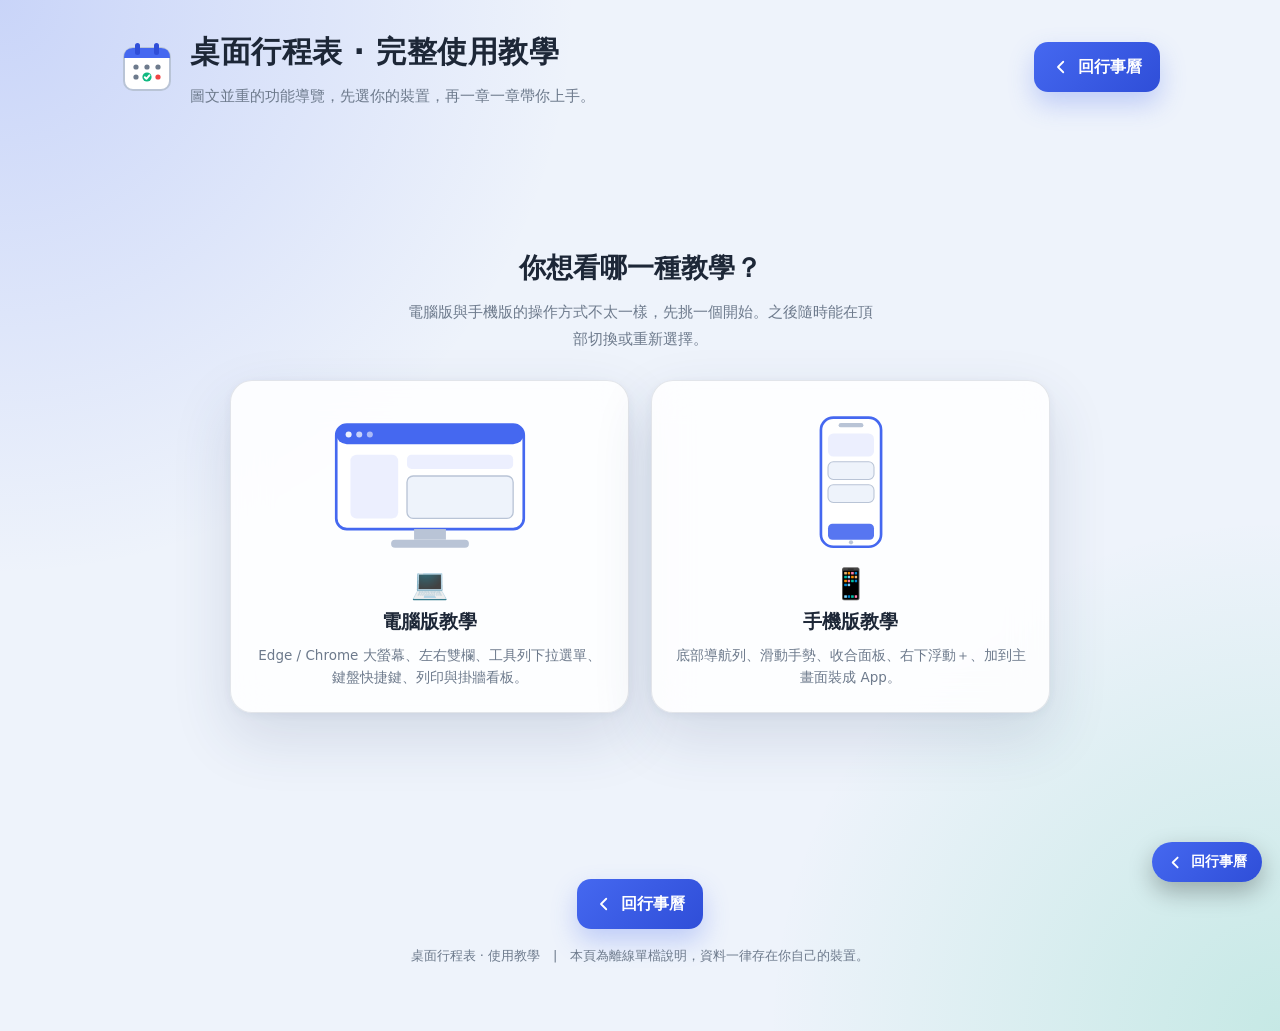
<file: guide.html>
<!doctype html>
<html lang="zh-Hant">
<head>
<meta charset="utf-8" />
<meta name="viewport" content="width=device-width, initial-scale=1, viewport-fit=cover" />
<title>桌面行程表 · 完整使用教學</title>
<style>
  :root {
    color-scheme: light;
    --bg: #eef3fb;
    --surface: rgba(255, 255, 255, 0.86);
    --surface-strong: #ffffff;
    --text: #1d2737;
    --muted: #6d7a8c;
    --border: rgba(35, 55, 85, 0.12);
    --primary: #4568f0;
    --primary-strong: #2f4ed8;
    --danger: #e5484d;
    --shadow: 0 2px 8px rgba(44, 64, 105, 0.06), 0 24px 60px rgba(44, 64, 105, 0.14);
    --radius: 22px;
    --work: #3b82f6;
    --home: #f97316;
    --study: #8b5cf6;
    --sport: #10b981;
    --important: #ef4444;
    /* 教學頁自加：SVG 線條用實色（--border 半透明在圖上太淡），例子框底色 */
    --line: #b9c4d6;
    --example-bg: rgba(69, 104, 240, 0.07);
    --chip: rgba(69, 104, 240, 0.10);
    /* 改版新增：紅色標註（圈選／引線／文字）與標註文字底色 */
    --anno: #e5484d;
    --anno-bg: rgba(255, 255, 255, 0.86);
  }
  /* 深色：使用者在 App 主動選「深色」時套用（讀 localStorage 由下方 script 設 data-theme） */
  :root[data-theme="dark"] {
    color-scheme: dark;
    --bg: #101624;
    --surface: rgba(25, 34, 52, 0.82);
    --surface-strong: #172033;
    --text: #ecf2ff;
    --muted: #9ba8bd;
    --border: rgba(219, 229, 255, 0.16);
    --primary: #7c97ff;
    --primary-strong: #607cff;
    --danger: #ff6b6b;
    --shadow: 0 2px 8px rgba(0, 0, 0, 0.3), 0 24px 60px rgba(0, 0, 0, 0.5);
    --line: #3a4864;
    --example-bg: rgba(124, 151, 255, 0.12);
    --chip: rgba(124, 151, 255, 0.16);
    --anno: #ff6b6b;
    --anno-bg: rgba(10, 16, 28, 0.80);
  }
  /* 使用者選「自動」或從未設定：跟隨系統深色（但不覆蓋主動選「淺色」者） */
  @media (prefers-color-scheme: dark) {
    :root:not([data-theme="light"]) {
      color-scheme: dark;
      --bg: #101624;
      --surface: rgba(25, 34, 52, 0.82);
      --surface-strong: #172033;
      --text: #ecf2ff;
      --muted: #9ba8bd;
      --border: rgba(219, 229, 255, 0.16);
      --primary: #7c97ff;
      --primary-strong: #607cff;
      --danger: #ff6b6b;
      --shadow: 0 2px 8px rgba(0, 0, 0, 0.3), 0 24px 60px rgba(0, 0, 0, 0.5);
      --line: #3a4864;
      --example-bg: rgba(124, 151, 255, 0.12);
      --chip: rgba(124, 151, 255, 0.16);
      --anno: #ff6b6b;
      --anno-bg: rgba(10, 16, 28, 0.80);
    }
  }

  * { box-sizing: border-box; }
  html { scroll-behavior: smooth; scroll-padding-top: 16px; }
  body {
    margin: 0;
    min-height: 100vh;
    overflow-x: hidden;
    font-family: "Microsoft JhengHei", "Segoe UI", system-ui, sans-serif;
    color: var(--text);
    line-height: 1.75;
    background:
      radial-gradient(circle at top left, rgba(69, 104, 240, 0.22), transparent 36rem),
      radial-gradient(circle at bottom right, rgba(16, 185, 129, 0.18), transparent 32rem),
      var(--bg);
  }
  a { color: var(--primary); }

  /* hidden 屬性一律優先隱藏（勝過 .platform-picker 等的 display:flex） */
  [hidden] { display: none !important; }

  /* ---------- 頁首 ---------- */
  .guide-header {
    max-width: 1080px;
    margin: 0 auto;
    padding: 26px 20px 10px;
    display: flex;
    align-items: center;
    gap: 16px;
    flex-wrap: wrap;
  }
  .header-logo { flex: 0 0 auto; width: 54px; height: 54px; }
  .header-titles { flex: 1 1 260px; min-width: 0; }
  .header-titles h1 { margin: 0; font-size: clamp(22px, 4.4vw, 30px); letter-spacing: .5px; }
  .header-titles p { margin: 4px 0 0; color: var(--muted); font-size: 15px; }
  .back-btn {
    flex: 0 0 auto;
    display: inline-flex;
    align-items: center;
    gap: 8px;
    padding: 11px 18px;
    border: 0;
    border-radius: 14px;
    color: #fff;
    font-weight: 700;
    text-decoration: none;
    background: linear-gradient(135deg, var(--primary), var(--primary-strong));
    box-shadow: 0 12px 26px rgba(69, 104, 240, .28);
  }
  .back-btn svg { width: 18px; height: 18px; }

  /* 可拖曳的浮動返回鈕。預設右下角；使用者拖過之後改用 JS 設的 left/top（見檔尾 script），
     那時會加上 .is-moved 讓 right/bottom 失效，避免兩組定位互相打架。
     touch-action:none 是拖曳能動的關鍵——不設的話瀏覽器會把手指移動判成捲頁，
     pointermove 收不到。 */
  #floatBack {
    position: fixed;
    right: 18px;
    bottom: 18px;
    z-index: 900;
    display: inline-flex;
    align-items: center;
    gap: 7px;
    padding: 11px 15px;
    border: 0;
    border-radius: 999px;
    color: #fff;
    font-size: 14px;
    font-weight: 700;
    font-family: inherit;
    background: linear-gradient(135deg, var(--primary), var(--primary-strong));
    box-shadow: 0 10px 24px rgba(0, 0, 0, .28);
    cursor: grab;
    touch-action: none;
    user-select: none;
    -webkit-user-select: none;
  }
  #floatBack.is-moved { right: auto; bottom: auto; }
  #floatBack svg { width: 17px; height: 17px; flex: 0 0 auto; }
  #floatBack.dragging { cursor: grabbing; opacity: .9; transform: scale(1.04); }
  #floatBack:focus-visible { outline: 3px solid var(--anno); outline-offset: 3px; }
  /* 手機縮成圓形只留箭頭，省空間、也比較不擋內容。 */
  @media (max-width: 760px) {
    #floatBack { padding: 13px; gap: 0; }
    #floatBack span { display: none; }
    #floatBack svg { width: 20px; height: 20px; }
  }
  @media (prefers-reduced-motion: reduce) {
    #floatBack.dragging { transform: none; }
  }

  /* ---------- 平台選擇畫面 ---------- */
  .platform-picker {
    min-height: calc(100vh - 150px);
    display: flex;
    align-items: center;
    justify-content: center;
    padding: 10px 20px 40px;
  }
  .pp-inner { width: 100%; max-width: 820px; text-align: center; }
  .pp-inner h2 { margin: 0 0 8px; font-size: clamp(20px, 4vw, 27px); }
  .pp-inner > p { margin: 0 auto 28px; color: var(--muted); max-width: 470px; font-size: 15px; }
  .pick-grid { display: grid; grid-template-columns: 1fr 1fr; gap: 22px; }
  .pick-card {
    display: flex;
    flex-direction: column;
    align-items: center;
    gap: 10px;
    padding: 26px 22px 24px;
    border: 1px solid var(--border);
    border-radius: var(--radius);
    background: var(--surface);
    box-shadow: var(--shadow);
    backdrop-filter: blur(18px);
    cursor: pointer;
    color: var(--text);
    font-family: inherit;
    text-align: center;
    transition: transform .15s ease, border-color .15s ease;
  }
  .pick-card:hover,
  .pick-card:focus-visible {
    transform: translateY(-4px);
    border-color: var(--primary);
    outline: none;
  }
  .pick-card .pick-illus { width: 100%; max-width: 230px; height: auto; margin-bottom: 2px; }
  .pick-emoji { font-size: 30px; line-height: 1; }
  .pick-title { font-size: 19px; font-weight: 800; }
  .pick-desc { font-size: 13.5px; color: var(--muted); line-height: 1.6; }

  /* ---------- 平台切換器 ---------- */
  .platform-switch {
    max-width: 1080px;
    margin: 0 auto;
    padding: 6px 20px 0;
    display: flex;
    align-items: center;
    gap: 8px;
    flex-wrap: wrap;
  }
  .ps-btn, .ps-reset {
    border: 1px solid var(--border);
    border-radius: 12px;
    padding: 9px 16px;
    font-family: inherit;
    font-weight: 700;
    font-size: 14px;
    cursor: pointer;
    background: var(--surface);
    color: var(--text);
    transition: background .15s ease, color .15s ease, border-color .15s ease;
  }
  .ps-btn.is-active {
    background: linear-gradient(135deg, var(--primary), var(--primary-strong));
    color: #fff;
    border-color: transparent;
    box-shadow: 0 8px 18px rgba(69, 104, 240, .26);
  }
  .ps-reset { margin-left: auto; color: var(--muted); font-weight: 600; }
  .ps-reset:hover { color: var(--primary); border-color: var(--primary); }

  /* ---------- 版面 ---------- */
  .layout {
    max-width: 1080px;
    margin: 0 auto;
    display: grid;
    grid-template-columns: 236px 1fr;
    gap: 30px;
    padding: 12px 20px 60px;
  }

  /* ---------- 目錄 ---------- */
  .toc {
    position: sticky;
    top: 16px;
    align-self: start;
  }
  .toc details {
    background: var(--surface);
    border: 1px solid var(--border);
    border-radius: 18px;
    box-shadow: var(--shadow);
    backdrop-filter: blur(18px);
    padding: 6px 6px 12px;
  }
  .toc summary {
    list-style: none;
    cursor: pointer;
    padding: 12px 14px;
    font-weight: 800;
    font-size: 15px;
    display: flex;
    align-items: center;
    justify-content: space-between;
  }
  .toc summary::-webkit-details-marker { display: none; }
  .toc summary .chev { transition: transform .2s ease; color: var(--muted); }
  .toc details[open] summary .chev { transform: rotate(90deg); }
  .toc ol { list-style: none; margin: 0; padding: 0 6px; counter-reset: toc; }
  .toc li { margin: 2px 0; }
  .toc a {
    counter-increment: toc;
    display: flex;
    gap: 10px;
    align-items: baseline;
    padding: 8px 10px;
    border-radius: 10px;
    text-decoration: none;
    color: var(--text);
    font-size: 14px;
    transition: background .15s ease;
  }
  .toc a::before {
    content: counter(toc);
    flex: 0 0 22px;
    height: 22px;
    display: inline-grid;
    place-items: center;
    border-radius: 7px;
    background: var(--chip);
    color: var(--primary);
    font-weight: 800;
    font-size: 12px;
  }
  .toc a:hover { background: var(--chip); }

  /* ---------- 內容 ---------- */
  .content { min-width: 0; }
  .intro {
    background: var(--surface);
    border: 1px solid var(--border);
    border-radius: var(--radius);
    box-shadow: var(--shadow);
    backdrop-filter: blur(18px);
    padding: 22px 24px;
    margin-bottom: 26px;
  }
  .intro h2 { margin: 0 0 8px; font-size: 19px; }
  .intro p { margin: 8px 0; color: var(--muted); }
  .intro strong { color: var(--text); }

  section.chapter {
    background: var(--surface);
    border: 1px solid var(--border);
    border-radius: var(--radius);
    box-shadow: var(--shadow);
    backdrop-filter: blur(18px);
    padding: 24px 26px 28px;
    margin-bottom: 26px;
    scroll-margin-top: 16px;
  }
  .chapter-head { display: flex; align-items: center; gap: 14px; margin-bottom: 6px; }
  .chapter-num {
    flex: 0 0 auto;
    width: 42px;
    height: 42px;
    display: grid;
    place-items: center;
    border-radius: 13px;
    font-weight: 800;
    font-size: 20px;
    color: #fff;
    background: linear-gradient(135deg, var(--primary), var(--primary-strong));
    box-shadow: 0 8px 18px rgba(69, 104, 240, .26);
  }
  .chapter-head h2 { margin: 0; font-size: clamp(18px, 3.6vw, 22px); }
  .chapter-head .sub { margin: 2px 0 0; color: var(--muted); font-size: 13px; }
  .chapter p { margin: 12px 0; }
  .chapter ul { margin: 12px 0; padding-left: 22px; }
  .chapter li { margin: 6px 0; }
  .chapter h3 {
    font-size: 16px;
    margin: 22px 0 6px;
    padding-left: 12px;
    border-left: 4px solid var(--primary);
  }
  .tip { color: var(--muted); font-size: 14px; }

  /* 內文小標籤 */
  .k {
    display: inline-block;
    padding: 1px 8px;
    border-radius: 7px;
    background: var(--chip);
    color: var(--primary);
    font-weight: 700;
    font-size: .92em;
    white-space: nowrap;
  }
  kbd {
    display: inline-block;
    padding: 2px 8px;
    border: 1px solid var(--line);
    border-bottom-width: 2px;
    border-radius: 7px;
    background: var(--surface-strong);
    font-family: "Segoe UI", system-ui, sans-serif;
    font-size: .86em;
    font-weight: 700;
    white-space: nowrap;
  }

  /* ---------- 插圖 ---------- */
  figure { margin: 20px 0 4px; }
  .illus {
    display: block;
    width: 100%;
    max-width: 760px;
    height: auto;
    margin: 0 auto;
    background: var(--bg);
    border: 1px solid var(--border);
    border-radius: 16px;
    padding: 6px;
  }
  .illus text { font-family: "Microsoft JhengHei", "Segoe UI", system-ui, sans-serif; }
  /* 紅色標註文字：paint-order 讓 --anno-bg 描邊當底色，壓在圖上仍清楚（深淺色都適用） */
  .illus .anno-t {
    paint-order: stroke;
    stroke: var(--anno-bg);
    stroke-width: 4px;
    stroke-linejoin: round;
  }
  figcaption {
    max-width: 760px;
    margin: 12px auto 0;
    color: var(--muted);
    font-size: 13.5px;
    text-align: center;
    line-height: 1.6;
  }
  figcaption b { color: var(--text); }

  /* ---------- 實際例子框 ---------- */
  .example {
    margin: 18px 0 4px;
    border: 1px solid var(--border);
    border-left: 4px solid var(--primary);
    background: var(--example-bg);
    border-radius: 0 14px 14px 0;
    padding: 14px 18px;
  }
  .example .ex-tag {
    display: inline-block;
    font-size: 12px;
    font-weight: 800;
    letter-spacing: .5px;
    color: var(--primary);
    margin-bottom: 4px;
  }
  .example p { margin: 6px 0; }
  .flow { display: flex; flex-wrap: wrap; gap: 6px; align-items: center; margin: 8px 0 2px; }
  .flow .step {
    padding: 5px 11px;
    border-radius: 9px;
    background: var(--surface-strong);
    border: 1px solid var(--border);
    font-size: 13.5px;
    font-weight: 600;
  }
  .flow .arrow { color: var(--primary); font-weight: 800; }

  /* 表格（提醒時間等）自己可橫向捲動 */
  .table-wrap { overflow-x: auto; margin: 14px 0; -webkit-overflow-scrolling: touch; }
  table { border-collapse: collapse; width: 100%; min-width: 420px; font-size: 14px; }
  th, td { padding: 9px 12px; border: 1px solid var(--border); text-align: left; }
  th { background: var(--chip); font-weight: 800; }

  /* ---------- 頁尾 ---------- */
  .guide-footer {
    max-width: 1080px;
    margin: 0 auto;
    padding: 10px 20px 50px;
    text-align: center;
  }
  .guide-footer .back-btn { margin: 0 auto; }
  .guide-footer .ver { margin-top: 16px; color: var(--muted); font-size: 13px; }

  /* ---------- 手機（本專案斷點 760px） ---------- */
  @media (max-width: 760px) {
    .layout { grid-template-columns: 1fr; gap: 16px; padding: 8px 14px 40px; }
    .guide-header { padding: 18px 16px 6px; }
    .toc { position: static; }
    section.chapter { padding: 20px 16px 22px; border-radius: 18px; }
    .chapter h3 { margin-top: 18px; }
    .back-btn { width: 100%; justify-content: center; }
    .header-titles { flex-basis: 100%; order: 3; }
    .pick-grid { grid-template-columns: 1fr; }
    .platform-switch { padding: 8px 14px 0; }
    .ps-reset { margin-left: 0; }
  }
</style>
<script>
  /* 讀 App 的主題設定，讓本教學頁跟目前主題一致。
     desktop-schedule-theme-v1 存 'light' | 'dark' | 'auto'（App 主動切換才寫入）。
     dark/light → 強制；auto 或未設定 → 交給 @media (prefers-color-scheme)。 */
  (function () {
    try {
      var t = localStorage.getItem('desktop-schedule-theme-v1');
      if (t === 'dark' || t === 'light') {
        document.documentElement.setAttribute('data-theme', t);
      }
    } catch (e) { /* file:// 或隱私模式讀不到 localStorage 時忽略，退回系統偏好 */ }
  })();
</script>
</head>
<body>

<header class="guide-header">
  <!-- 頁首日曆 logo（自繪，非教學圖之一；不使用系統 emoji） -->
  <svg class="header-logo" viewBox="0 0 54 54" xmlns="http://www.w3.org/2000/svg" aria-hidden="true">
    <rect x="4" y="8" width="46" height="42" rx="9" fill="var(--surface-strong)" stroke="var(--line)" stroke-width="2"/>
    <path d="M4 18 Q4 8 13 8 L41 8 Q50 8 50 18 Z" fill="var(--primary)"/>
    <rect x="15" y="3" width="5" height="12" rx="2.5" fill="var(--primary-strong)"/>
    <rect x="34" y="3" width="5" height="12" rx="2.5" fill="var(--primary-strong)"/>
    <g fill="var(--muted)">
      <circle cx="16" cy="27" r="2.6"/><circle cx="27" cy="27" r="2.6"/><circle cx="38" cy="27" r="2.6"/>
      <circle cx="16" cy="37" r="2.6"/>
    </g>
    <circle cx="27" cy="37" r="4.6" fill="var(--sport)"/>
    <path d="M24.8 37.2 L26.4 38.8 L29.4 35.4" fill="none" stroke="#fff" stroke-width="2" stroke-linecap="round" stroke-linejoin="round"/>
    <circle cx="38" cy="37" r="2.6" fill="var(--important)"/>
  </svg>
  <div class="header-titles">
    <h1 id="guideTitle">桌面行程表 · 完整使用教學</h1>
    <p>圖文並重的功能導覽，先選你的裝置，再一章一章帶你上手。</p>
  </div>
  <a class="back-btn" href="./index.html">
    <svg viewBox="0 0 24 24" fill="none" aria-hidden="true"><path d="M15 5l-7 7 7 7" stroke="currentColor" stroke-width="2.4" stroke-linecap="round" stroke-linejoin="round"/></svg>
    回行事曆
  </a>
</header>

<!-- ================= 平台選擇畫面（第一眼；已選過則由 JS 直接跳過） ================= -->
<div class="platform-picker" id="platformPicker" hidden>
  <div class="pp-inner">
    <h2>你想看哪一種教學？</h2>
    <p>電腦版與手機版的操作方式不太一樣，先挑一個開始。之後隨時能在頂部切換或重新選擇。</p>
    <div class="pick-grid">
      <!-- 電腦版卡片 -->
      <button class="pick-card" type="button" data-platform="desktop" aria-label="看電腦版教學">
        <svg class="pick-illus" viewBox="0 0 260 170" xmlns="http://www.w3.org/2000/svg" aria-hidden="true">
          <!-- 桌機＝螢幕外框 -->
          <rect x="24" y="20" width="212" height="118" rx="12" fill="var(--surface-strong)" stroke="var(--primary)" stroke-width="3"/>
          <rect x="24" y="20" width="212" height="22" rx="12" fill="var(--primary)"/>
          <circle cx="38" cy="31" r="3.4" fill="#fff" opacity="0.9"/><circle cx="50" cy="31" r="3.4" fill="#fff" opacity="0.7"/><circle cx="62" cy="31" r="3.4" fill="#fff" opacity="0.55"/>
          <rect x="40" y="54" width="54" height="72" rx="7" fill="var(--chip)"/>
          <rect x="104" y="54" width="120" height="16" rx="5" fill="var(--chip)"/>
          <rect x="104" y="78" width="120" height="48" rx="7" fill="var(--bg)" stroke="var(--line)" stroke-width="1.5"/>
          <!-- 底座 -->
          <rect x="112" y="138" width="36" height="12" fill="var(--line)"/>
          <rect x="86" y="150" width="88" height="9" rx="4.5" fill="var(--line)"/>
        </svg>
        <span class="pick-emoji">💻</span>
        <span class="pick-title">電腦版教學</span>
        <span class="pick-desc">Edge / Chrome 大螢幕、左右雙欄、工具列下拉選單、鍵盤快捷鍵、列印與掛牆看板。</span>
      </button>
      <!-- 手機版卡片 -->
      <button class="pick-card" type="button" data-platform="mobile" aria-label="看手機版教學">
        <svg class="pick-illus" viewBox="0 0 260 170" xmlns="http://www.w3.org/2000/svg" aria-hidden="true">
          <!-- 手機＝手機外框 -->
          <rect x="96" y="12" width="68" height="146" rx="14" fill="var(--surface-strong)" stroke="var(--primary)" stroke-width="3"/>
          <rect x="116" y="18" width="28" height="5" rx="2.5" fill="var(--line)"/>
          <rect x="104" y="30" width="52" height="26" rx="6" fill="var(--chip)"/>
          <rect x="104" y="62" width="52" height="20" rx="6" fill="var(--bg)" stroke="var(--line)" stroke-width="1.2"/>
          <rect x="104" y="88" width="52" height="20" rx="6" fill="var(--bg)" stroke="var(--line)" stroke-width="1.2"/>
          <!-- 底部導航列 -->
          <rect x="104" y="132" width="52" height="18" rx="5" fill="var(--primary)" opacity="0.9"/>
          <circle cx="130" cy="153" r="2.4" fill="var(--line)"/>
        </svg>
        <span class="pick-emoji">📱</span>
        <span class="pick-title">手機版教學</span>
        <span class="pick-desc">底部導航列、滑動手勢、收合面板、右下浮動＋、加到主畫面裝成 App。</span>
      </button>
    </div>
  </div>
</div>

<!-- ================= 教學主體（選好平台後顯示） ================= -->
<div class="guide-main" id="guideMain" hidden>

  <!-- 平台切換器：隨時切換兩軌，或重新選擇 -->
  <div class="platform-switch" role="group" aria-label="切換教學版本">
    <button class="ps-btn" type="button" data-platform="desktop" aria-pressed="false">💻 電腦版</button>
    <button class="ps-btn" type="button" data-platform="mobile" aria-pressed="false">📱 手機版</button>
    <button class="ps-reset" type="button" id="pickAgain">↺ 重新選擇</button>
  </div>

  <div class="layout">
    <!-- ================= 目錄（兩組，隨目前那一軌顯示對應清單） ================= -->
    <nav class="toc" aria-label="章節目錄">
      <details open>
        <summary>本頁目錄 <span class="chev">›</span></summary>
        <!-- 電腦版目錄：錨點 d-ch1~d-ch9 -->
        <ol class="toc-list" data-track="desktop">
          <li><a href="#d-ch1">基本操作</a></li>
          <li><a href="#d-ch2">六種檢視</a></li>
          <li><a href="#d-ch3">重複行程</a></li>
          <li><a href="#d-ch4">分類・標籤・優先度・日曆本</a></li>
          <li><a href="#d-ch5">提醒與專注</a></li>
          <li><a href="#d-ch6">進階工具</a></li>
          <li><a href="#d-ch7">統計與追蹤</a></li>
          <li><a href="#d-ch8">資料與雲端</a></li>
          <li><a href="#d-ch9">安裝與離線</a></li>
        </ol>
        <!-- 手機版目錄：錨點 m-ch1~m-ch9（內容由手機版軌提供，預留錨點） -->
        <ol class="toc-list" data-track="mobile" hidden>
          <li><a href="#m-ch1">基本操作</a></li>
          <li><a href="#m-ch2">六種檢視</a></li>
          <li><a href="#m-ch3">重複行程</a></li>
          <li><a href="#m-ch4">分類・標籤・優先度・日曆本</a></li>
          <li><a href="#m-ch5">提醒與專注</a></li>
          <li><a href="#m-ch6">進階工具</a></li>
          <li><a href="#m-ch7">統計與追蹤</a></li>
          <li><a href="#m-ch8">資料與雲端</a></li>
          <li><a href="#m-ch9">加到主畫面與手勢</a></li>
        </ol>
      </details>
    </nav>

    <!-- ============================================================ -->
    <!-- 電腦版軌 -->
    <!-- ============================================================ -->
    <main class="content" id="trackDesktop">
      <section class="intro">
        <h2>開始之前（電腦版）</h2>
        <p>「桌面行程表」是一個<strong>免安裝、純本機</strong>的行事曆，用 Edge／Chrome 開啟或雙擊 <span class="k">index.html</span> 就能用，所有資料存在你這台電腦的瀏覽器裡，不上傳、不追蹤。</p>
        <p>電腦版是<strong>左右雙欄</strong>的大畫面：左側是各種側邊工具，右側是行程主區與工具列。本頁把功能拆成九章，<strong>每章都有一張「擬真電腦畫面」＋紅色圈註</strong>，直接指給你看某個按鈕在哪、按了會怎樣。從左側目錄可直接跳到想看的段落。</p>
      </section>

      <!-- ============================================================ -->
      <!-- 第 1 章：基本操作 -->
      <!-- ============================================================ -->
      <section class="chapter" id="d-ch1">
        <div class="chapter-head">
          <div class="chapter-num">1</div>
          <div>
            <h2>基本操作</h2>
            <p class="sub">新增、編輯、完成一筆行程，以及行程卡上的每個小按鈕</p>
          </div>
        </div>

        <p>按<b>左側邊欄最上方</b>的 <span class="k">＋ 新增行程</span>，填入<b>事項名稱、日期、時間、分類、提醒</b>後儲存，資料就自動保存在本機瀏覽器。想修改就用滑鼠點行程卡打開編輯視窗；完成後點卡片左側的<b>圓形勾選圈</b>即可打勾。</p>

        <p>把滑鼠移到行程卡上，卡片右側會浮出幾個好用的小動作：</p>
        <ul>
          <li><b>置頂</b>：把重要行程釘在當天最上面（圖釘鈕）。</li>
          <li><b>複製到明天</b>：一鍵複製一份到隔天，臨時延期或每天要做的事很方便。</li>
          <li><b>子任務</b>：一筆行程底下可以再列幾個小步驟，逐項打勾。</li>
          <li><b>逾時標紅</b>：時間已過卻還沒完成的行程會自動變紅色，一眼看出漏掉什麼。</li>
        </ul>

        <figure>
          <svg class="illus" viewBox="0 0 1280 800" xmlns="http://www.w3.org/2000/svg" role="img" aria-labelledby="d-cap1">
            <!-- 瀏覽器視窗外框 -->
            <rect x="1" y="1" width="1278" height="798" rx="16" fill="var(--surface-strong)" stroke="var(--line)" stroke-width="2"/>
            <path d="M1 47 h1278" stroke="var(--line)" stroke-width="1.5"/>
            <circle cx="30" cy="24" r="7" fill="#ff5f57"/><circle cx="52" cy="24" r="7" fill="#febc2e"/><circle cx="74" cy="24" r="7" fill="#28c840"/>
            <rect x="120" y="12" width="720" height="24" rx="12" fill="var(--bg)" stroke="var(--line)" stroke-width="1.2"/>
            <path d="M138 18 v-2 a5 5 0 0 1 10 0 v2 M135 24 h16 v9 h-16 z" fill="none" stroke="var(--muted)" stroke-width="1.4"/>
            <text x="160" y="29" font-size="14" fill="var(--muted)">plan.stronghouse2012.com</text>

            <!-- 左側邊欄輪廓 -->
            <rect x="12" y="58" width="286" height="726" rx="14" fill="var(--bg)"/>
            <!-- ＋新增行程（本章焦點①） -->
            <rect x="26" y="70" width="258" height="46" rx="12" fill="var(--primary)"/>
            <text x="155" y="99" font-size="18" font-weight="800" fill="#fff" text-anchor="middle">＋ 新增行程</text>
            <!-- 其餘側欄項目（簡化灰卡） -->
            <g fill="var(--surface-strong)" stroke="var(--line)" stroke-width="1.4">
              <rect x="26" y="128" width="258" height="66" rx="10"/>
              <rect x="26" y="204" width="258" height="150" rx="10"/>
              <rect x="26" y="364" width="258" height="120" rx="10"/>
              <rect x="26" y="494" width="258" height="120" rx="10"/>
            </g>
            <g fill="var(--muted)" font-size="12">
              <text x="40" y="152">今日重點</text><text x="40" y="226">⏳ 倒數日</text>
              <text x="40" y="388">完成率</text><text x="40" y="518">習慣追蹤</text>
            </g>

            <!-- 主區工具列（簡化） -->
            <text x="326" y="92" font-size="15" fill="var(--muted)">‹ 今天 ›</text>
            <text x="420" y="94" font-size="24" font-weight="800" fill="var(--text)">2026年8月8日 星期六</text>
            <text x="810" y="94" font-size="13" fill="var(--muted)">農曆六月十五 · ☀️ 33°</text>
            <g fill="var(--chip)"><rect x="326" y="120" width="330" height="34" rx="9"/><rect x="672" y="120" width="580" height="34" rx="9"/></g>

            <!-- 主區：一張詳細行程卡（本章焦點②③） -->
            <rect x="326" y="196" width="926" height="150" rx="16" fill="var(--surface-strong)" stroke="var(--line)" stroke-width="2"/>
            <rect x="326" y="196" width="12" height="150" rx="6" fill="var(--work)"/>
            <!-- 完成勾選圈（焦點②） -->
            <circle cx="378" cy="238" r="16" fill="none" stroke="var(--primary)" stroke-width="3"/>
            <path d="M370 238 l6 6 10 -12" fill="none" stroke="var(--primary)" stroke-width="3" stroke-linecap="round" stroke-linejoin="round"/>
            <text x="410" y="234" font-size="22" font-weight="700" fill="var(--text)">寫季度報告</text>
            <text x="410" y="260" font-size="14" fill="var(--muted)">14:00 – 15:30 ・ 工作</text>
            <rect x="410" y="282" width="86" height="26" rx="13" fill="var(--chip)"/>
            <text x="453" y="300" font-size="13" font-weight="700" fill="var(--primary)" text-anchor="middle">#工作</text>
            <!-- 卡片右側小工具列（焦點③） -->
            <g transform="translate(1120 218)">
              <g transform="translate(0 0) rotate(35)"><rect x="-4" y="-11" width="8" height="15" rx="2" fill="var(--home)"/><circle cx="0" cy="-13" r="5" fill="var(--home)"/></g>
              <rect x="24" y="-12" width="26" height="26" rx="7" fill="var(--chip)"/><rect x="30" y="-6" width="11" height="11" rx="2" fill="none" stroke="var(--primary)" stroke-width="2"/><rect x="34" y="-2" width="11" height="11" rx="2" fill="var(--surface-strong)" stroke="var(--primary)" stroke-width="2"/>
              <rect x="60" y="-12" width="26" height="26" rx="7" fill="var(--chip)"/><path d="M67 1 h12 M73 -5 v12" stroke="var(--primary)" stroke-width="2" stroke-linecap="round"/>
            </g>
            <!-- 第二張卡（逾時標紅示意） -->
            <rect x="326" y="362" width="926" height="60" rx="14" fill="none" stroke="var(--important)" stroke-width="2"/>
            <rect x="326" y="362" width="12" height="60" rx="6" fill="var(--important)"/>
            <text x="410" y="398" font-size="16" font-weight="700" fill="var(--important)">10:00 晨會（逾時未完成，整張轉紅）</text>

            <!-- ===== 紅色標註 ===== -->
            <!-- ① ＋新增行程 -->
            <ellipse cx="155" cy="93" rx="140" ry="34" fill="none" stroke="var(--anno)" stroke-width="3" stroke-dasharray="7 5"/>
            <path d="M155 128 C160 168 300 176 356 210" fill="none" stroke="var(--anno)" stroke-width="2.4"/>
            <text class="anno-t" x="360" y="470" font-size="19" fill="var(--anno)" font-weight="700">① 側邊欄最上：新增一筆行程</text>
            <path d="M470 452 C440 400 400 300 380 258" fill="none" stroke="var(--anno)" stroke-width="2.4"/>
            <!-- ② 完成圈 -->
            <ellipse cx="378" cy="238" rx="34" ry="34" fill="none" stroke="var(--anno)" stroke-width="3" stroke-dasharray="7 5"/>
            <path d="M378 274 V520" fill="none" stroke="var(--anno)" stroke-width="2.4"/>
            <text class="anno-t" x="360" y="545" font-size="19" fill="var(--anno)" font-weight="700">② 點圓圈打勾＝完成</text>
            <!-- ③ 卡片右側小工具 -->
            <ellipse cx="1170" cy="230" rx="86" ry="30" fill="none" stroke="var(--anno)" stroke-width="3" stroke-dasharray="7 5"/>
            <path d="M1170 262 V560 H900" fill="none" stroke="var(--anno)" stroke-width="2.4"/>
            <text class="anno-t" x="620" y="566" font-size="19" fill="var(--anno)" font-weight="700">③ 滑過卡片浮出：置頂／複製到明天／子任務</text>
          </svg>
          <figcaption id="d-cap1">一張<b>擬真電腦畫面</b>的行程卡解剖：<b>紅圈①</b>是左側邊欄最上方的「＋ 新增行程」；<b>紅圈②</b>是卡片左側的完成圈，點一下打勾；<b>紅圈③</b>是滑鼠移過卡片才浮出的小工具（置頂、複製到明天、子任務）。下方那張紅框卡片示範<b>逾時未完成會整張轉紅</b>。</figcaption>
        </figure>

        <div class="example">
          <span class="ex-tag">實際例子</span>
          <p>你想記「明天下午三點開會」，不必逐格填欄位——直接在<b>事項名稱</b>欄輸入一句話：</p>
          <div class="flow">
            <span class="step">輸入「明天15:00 開會」</span>
            <span class="arrow">→</span>
            <span class="step">游標移開欄位（失焦）</span>
            <span class="arrow">→</span>
            <span class="step">自動填好日期＝明天、時間＝15:00</span>
            <span class="arrow">→</span>
            <span class="step">標題只留「開會」</span>
          </div>
          <p class="tip">支援今天／明天／後天、下週一～下週日、7月20日、上午／晚上＋點鐘等中文語彙；解析完成會跳出「已解析：M/D HH:MM」小提示。</p>
        </div>
      </section>

      <!-- ============================================================ -->
      <!-- 第 2 章：六種檢視 -->
      <!-- ============================================================ -->
      <section class="chapter" id="d-ch2">
        <div class="chapter-head">
          <div class="chapter-num">2</div>
          <div>
            <h2>六種檢視</h2>
            <p class="sub">日／週／月／年／甘特／列表，同一批行程換六種角度看</p>
          </div>
        </div>

        <p>主區<b>工具列第二列</b>最左邊就是檢視切換鈕，滑鼠點一下就能在六種版面之間切換，每一種都在回答不同的問題：</p>
        <ul>
          <li><b>日</b>：今天一天有什麼，適合當日執行。</li>
          <li><b>週</b>：本週一到日的分佈，安排一週節奏。</li>
          <li><b>月</b>：整月月曆，日期格越忙底色越深（熱力圖）。</li>
          <li><b>年</b>：12 個迷你月曆＋全年行程數熱力圖，點月名或日格可跳進去。</li>
          <li><b>甘特</b>：本週起 8 週的橫向時間軸，看跨週的長專案與前置依賴連線。</li>
          <li><b>列表</b>：從今天起未來 30 天，依日期分組條列（今天／明天特別標示）。</li>
        </ul>

        <h3>日檢視的隱藏切換：清單／時間軸</h3>
        <p>切到「日」檢視時，檢視鈕右邊會多出一組 <span class="k">清單／時間軸</span> 鈕。時間軸模式左側是小時刻度，行程依起訖時間排成方塊：<b>用滑鼠按住方塊下緣往下拖，就能直接延長結束時間</b>，放開即存檔；同一時段有多筆會並排並標「⚠️ 衝突」。</p>

        <figure>
          <svg class="illus" viewBox="0 0 1280 800" xmlns="http://www.w3.org/2000/svg" role="img" aria-labelledby="d-cap2">
            <rect x="1" y="1" width="1278" height="798" rx="16" fill="var(--surface-strong)" stroke="var(--line)" stroke-width="2"/>
            <path d="M1 47 h1278" stroke="var(--line)" stroke-width="1.5"/>
            <circle cx="30" cy="24" r="7" fill="#ff5f57"/><circle cx="52" cy="24" r="7" fill="#febc2e"/><circle cx="74" cy="24" r="7" fill="#28c840"/>
            <rect x="120" y="12" width="720" height="24" rx="12" fill="var(--bg)" stroke="var(--line)" stroke-width="1.2"/>
            <text x="160" y="29" font-size="14" fill="var(--muted)">plan.stronghouse2012.com</text>

            <!-- 左欄簡化 -->
            <rect x="12" y="58" width="286" height="726" rx="14" fill="var(--bg)"/>
            <rect x="26" y="70" width="258" height="46" rx="12" fill="var(--primary)" opacity="0.35"/>
            <g fill="var(--surface-strong)" stroke="var(--line)" stroke-width="1.4"><rect x="26" y="128" width="258" height="120" rx="10"/><rect x="26" y="258" width="258" height="150" rx="10"/></g>

            <!-- 第一列 -->
            <text x="326" y="92" font-size="15" fill="var(--muted)">‹ 今天 ›</text>
            <text x="420" y="94" font-size="22" font-weight="800" fill="var(--text)">2026年8月8日 星期六</text>

            <!-- 工具列第二列：檢視切換鈕（焦點①） -->
            <g font-size="15" font-weight="700" text-anchor="middle">
              <rect x="326" y="126" width="52" height="36" rx="9" fill="var(--primary)"/><text x="352" y="150" fill="#fff">日</text>
              <rect x="382" y="126" width="52" height="36" rx="9" fill="var(--chip)"/><text x="408" y="150" fill="var(--primary)">週</text>
              <rect x="438" y="126" width="52" height="36" rx="9" fill="var(--chip)"/><text x="464" y="150" fill="var(--primary)">月</text>
              <rect x="494" y="126" width="52" height="36" rx="9" fill="var(--chip)"/><text x="520" y="150" fill="var(--primary)">年</text>
              <rect x="550" y="126" width="64" height="36" rx="9" fill="var(--chip)"/><text x="582" y="150" fill="var(--primary)">甘特</text>
              <rect x="618" y="126" width="64" height="36" rx="9" fill="var(--chip)"/><text x="650" y="150" fill="var(--primary)">列表</text>
            </g>
            <!-- 清單/時間軸（焦點②） -->
            <g font-size="14" font-weight="700" text-anchor="middle">
              <rect x="708" y="126" width="72" height="36" rx="9" fill="var(--surface-strong)" stroke="var(--line)" stroke-width="1.5"/><text x="744" y="150" fill="var(--muted)">清單</text>
              <rect x="784" y="126" width="86" height="36" rx="9" fill="var(--sport)"/><text x="827" y="150" fill="#fff">時間軸</text>
            </g>
            <!-- 其餘下拉鈕（簡化灰塊） -->
            <g fill="var(--chip)"><rect x="900" y="126" width="120" height="36" rx="9"/><rect x="1028" y="126" width="100" height="36" rx="9"/><rect x="1136" y="126" width="116" height="36" rx="9"/></g>

            <!-- 主區：時間軸示意 -->
            <line x1="326" y1="210" x2="326" y2="760" stroke="var(--line)" stroke-width="1.5"/>
            <g fill="var(--muted)" font-size="12"><text x="332" y="235">13:00</text><text x="332" y="340">14:00</text><text x="332" y="445">15:00</text><text x="332" y="550">16:00</text></g>
            <rect x="420" y="330" width="360" height="180" rx="12" fill="var(--work)"/>
            <text x="446" y="366" font-size="18" font-weight="700" fill="#fff">開會 14:00–15:30</text>
            <!-- 下緣拖曳把手 -->
            <rect x="560" y="500" width="80" height="10" rx="5" fill="#fff" opacity="0.85"/>
            <!-- 衝突並排 -->
            <rect x="800" y="360" width="180" height="120" rx="12" fill="var(--study)" opacity="0.85"/>
            <text x="820" y="392" font-size="14" font-weight="700" fill="#fff">討論 ⚠️衝突</text>

            <!-- ===== 紅色標註 ===== -->
            <!-- ① 六種檢視 -->
            <rect x="320" y="120" width="368" height="48" rx="12" fill="none" stroke="var(--anno)" stroke-width="3" stroke-dasharray="7 5"/>
            <path d="M504 168 V250" fill="none" stroke="var(--anno)" stroke-width="2.4"/>
            <text class="anno-t" x="360" y="276" font-size="19" fill="var(--anno)" font-weight="700">① 六種檢視一鍵切換：日／週／月／年／甘特／列表</text>
            <!-- ② 清單/時間軸 -->
            <rect x="702" y="120" width="174" height="48" rx="12" fill="none" stroke="var(--anno)" stroke-width="3" stroke-dasharray="7 5"/>
            <path d="M789 120 C800 90 900 80 980 78" fill="none" stroke="var(--anno)" stroke-width="2.4"/>
            <text class="anno-t" x="980" y="82" font-size="19" fill="var(--anno)" font-weight="700">② 日檢視限定</text>
            <!-- ③ 拖曳下緣 -->
            <ellipse cx="600" cy="505" rx="70" ry="26" fill="none" stroke="var(--anno)" stroke-width="3" stroke-dasharray="7 5"/>
            <path d="M670 505 H1010" fill="none" stroke="var(--anno)" stroke-width="2.4"/>
            <text class="anno-t" x="1012" y="510" font-size="19" fill="var(--anno)" font-weight="700">③ 按住下緣往下拖，直接延長時間</text>
          </svg>
          <figcaption id="d-cap2"><b>紅框①</b>是工具列第二列最左邊的六種檢視切換鈕；<b>紅框②</b>是只有切到「日」才出現的「清單／時間軸」；切到<b>時間軸</b>後，<b>紅圈③</b>示範用滑鼠按住方塊下緣往下拖就能直接延長結束時間，撞期會標「⚠️ 衝突」。</figcaption>
        </figure>

        <div class="example">
          <span class="ex-tag">實際例子</span>
          <p>開會臨時從一小時延長到一個半小時：</p>
          <div class="flow">
            <span class="step">切到「日」檢視</span>
            <span class="arrow">→</span>
            <span class="step">按「時間軸」</span>
            <span class="arrow">→</span>
            <span class="step">滑鼠按住會議方塊下緣往下拖</span>
            <span class="arrow">→</span>
            <span class="step">放開，結束時間改成 15:30 並自動存檔</span>
          </div>
          <p class="tip">若剛好和另一筆行程重疊，兩個方塊會自動並排並標「⚠️ 衝突」，提醒你撞期。</p>
        </div>
      </section>

      <!-- ============================================================ -->
      <!-- 第 3 章：重複行程 -->
      <!-- ============================================================ -->
      <section class="chapter" id="d-ch3">
        <div class="chapter-head">
          <div class="chapter-num">3</div>
          <div>
            <h2>重複行程</h2>
            <p class="sub">七種重複規則，而且「每一天各自打勾」</p>
          </div>
        </div>

        <p>新增／編輯行程時的<b>重複</b>欄位提供七種規則：</p>
        <ul>
          <li><b>每天</b>、<b>每週</b>、<b>每月</b></li>
          <li><b>每隔 N 天</b>（自訂間隔天數）</li>
          <li><b>只工作日</b>（週一～週五）</li>
          <li><b>每月第幾個週幾</b>（例如每月第 2 個週二，含「最後一個」選項）</li>
          <li><b>農曆每年</b>（農曆生日、忌日、拜拜；閏月年不會出現兩次）</li>
        </ul>

        <p>重複行程最重要的觀念是：<b>每一次出現都是各自獨立完成的</b>。今天把它打勾，不會害明天、下週的同一件事也跟著被打勾——每天都得自己完成自己那一格。重複行程的卡片上會有一個 <b>🔁</b> 小圖示。</p>

        <h3>只想改一次？「僅這次」vs「這次及之後」</h3>
        <p>用滑鼠點某一次出現去編輯時，會跳出一個小視窗問你範圍：</p>
        <ul>
          <li><b>僅這次</b>：系統把「這一天」從原系列排除（記進 <span class="k">excludedDates</span>），另外建一筆單次行程放你的修改，其他日期完全不受影響。</li>
          <li><b>這次及之後</b>：從這天起，未來所有出現都套用新內容。</li>
        </ul>
        <p class="tip">日／週／月檢視的「🗑 清空」對重複行程也是同樣邏輯——不會刪掉整個系列，只把牽涉到的那幾天標成「不出現」。</p>

        <figure>
          <svg class="illus" viewBox="0 0 1280 800" xmlns="http://www.w3.org/2000/svg" role="img" aria-labelledby="d-cap3">
            <rect x="1" y="1" width="1278" height="798" rx="16" fill="var(--surface-strong)" stroke="var(--line)" stroke-width="2"/>
            <path d="M1 47 h1278" stroke="var(--line)" stroke-width="1.5"/>
            <circle cx="30" cy="24" r="7" fill="#ff5f57"/><circle cx="52" cy="24" r="7" fill="#febc2e"/><circle cx="74" cy="24" r="7" fill="#28c840"/>
            <rect x="120" y="12" width="720" height="24" rx="12" fill="var(--bg)" stroke="var(--line)" stroke-width="1.2"/>
            <text x="160" y="29" font-size="14" fill="var(--muted)">plan.stronghouse2012.com</text>

            <!-- 左欄簡化 -->
            <rect x="12" y="58" width="286" height="726" rx="14" fill="var(--bg)"/>
            <rect x="26" y="70" width="258" height="46" rx="12" fill="var(--primary)" opacity="0.35"/>
            <g fill="var(--surface-strong)" stroke="var(--line)" stroke-width="1.4"><rect x="26" y="128" width="258" height="120" rx="10"/><rect x="26" y="258" width="258" height="150" rx="10"/></g>

            <text x="420" y="94" font-size="22" font-weight="800" fill="var(--text)">2026年8月 · 月檢視</text>
            <!-- 月模式高亮：週二整欄 -->
            <g font-size="13" font-weight="700" fill="var(--muted)" text-anchor="middle">
              <text x="392" y="150">一</text><text x="524" y="150">二</text><text x="656" y="150">三</text><text x="788" y="150">四</text><text x="920" y="150">五</text><text x="1052" y="150">六</text><text x="1184" y="150">日</text>
            </g>
            <rect x="470" y="162" width="108" height="580" rx="10" fill="var(--chip)"/>
            <!-- 月格 -->
            <g stroke="var(--line)" stroke-width="1.2" fill="none">
              <rect x="330" y="164" width="900" height="576" rx="10"/>
              <path d="M330 308 h900 M330 452 h900 M330 596 h900 M462 164 v576 M594 164 v576 M726 164 v576 M858 164 v576 M990 164 v576 M1122 164 v576"/>
            </g>
            <!-- 週二四次出現，只有第2個打勾 -->
            <g>
              <rect x="486" y="188" width="76" height="26" rx="6" fill="var(--work)" opacity="0.5"/><text x="524" y="207" font-size="12" fill="#fff" text-anchor="middle">🔁 會議</text>
              <rect x="486" y="332" width="76" height="26" rx="6" fill="var(--work)"/><path d="M494 345 l6 6 10 -11" fill="none" stroke="#fff" stroke-width="2.6" stroke-linecap="round" stroke-linejoin="round"/>
              <rect x="486" y="476" width="76" height="26" rx="6" fill="var(--work)" opacity="0.5"/>
              <rect x="486" y="620" width="76" height="26" rx="6" fill="var(--work)" opacity="0.5"/>
            </g>

            <!-- 編輯範圍彈窗（焦點②） -->
            <rect x="720" y="360" width="340" height="200" rx="16" fill="var(--surface-strong)" stroke="var(--line)" stroke-width="2"/>
            <text x="748" y="404" font-size="18" font-weight="800" fill="var(--text)">要修改哪些？</text>
            <rect x="748" y="424" width="284" height="46" rx="10" fill="var(--chip)"/><text x="770" y="453" font-size="15" font-weight="700" fill="var(--primary)">僅這次</text>
            <rect x="748" y="482" width="284" height="46" rx="10" fill="var(--chip)"/><text x="770" y="511" font-size="15" font-weight="700" fill="var(--primary)">這次及之後</text>

            <!-- ===== 紅色標註 ===== -->
            <!-- ① 🔁 badge / 逐日獨立 -->
            <ellipse cx="524" cy="345" rx="60" ry="24" fill="none" stroke="var(--anno)" stroke-width="3" stroke-dasharray="7 5"/>
            <path d="M464 345 H150" fill="none" stroke="var(--anno)" stroke-width="2.4"/>
            <text class="anno-t" x="150" y="326" font-size="18" fill="var(--anno)" font-weight="700">① 🔁 重複行程</text>
            <text class="anno-t" x="150" y="352" font-size="18" fill="var(--anno)" font-weight="700">四次出現，只有這天打勾</text>
            <text class="anno-t" x="150" y="378" font-size="18" fill="var(--anno)" font-weight="700">＝逐日各自完成</text>
            <!-- ② 編輯範圍彈窗 -->
            <rect x="712" y="352" width="356" height="216" rx="18" fill="none" stroke="var(--anno)" stroke-width="3" stroke-dasharray="7 5"/>
            <path d="M1068 460 H1150" fill="none" stroke="var(--anno)" stroke-width="2.4"/>
            <text class="anno-t" x="1000" y="620" font-size="18" fill="var(--anno)" font-weight="700">② 編輯時選範圍：只改一次不動其他天</text>
          </svg>
          <figcaption id="d-cap3"><b>紅圈①</b>指的是月檢視上「每週二」的重複行程（🔁 圖示）——整月出現四次，圖中<b>只有第 2 個被打勾</b>，其餘仍是待辦，這就是「每一次各自完成」。<b>紅框②</b>是點某次去編輯時跳出的視窗：選「僅這次」只改這天、選「這次及之後」才往後全改。</figcaption>
        </figure>

        <div class="example">
          <span class="ex-tag">實際例子</span>
          <p>要設「每月第 2 個週二的部門會議」：</p>
          <div class="flow">
            <span class="step">重複選「每月第幾個週幾」</span>
            <span class="arrow">→</span>
            <span class="step">第「2」個</span>
            <span class="arrow">→</span>
            <span class="step">週「二」</span>
            <span class="arrow">→</span>
            <span class="step">儲存</span>
          </div>
          <p class="tip">某個月因故停開？打開那次、選「僅這次」刪掉，只會少那一個月，之後每月照常出現。</p>
        </div>
      </section>

      <!-- ============================================================ -->
      <!-- 第 4 章：分類・標籤・優先度・日曆本 -->
      <!-- ============================================================ -->
      <section class="chapter" id="d-ch4">
        <div class="chapter-head">
          <div class="chapter-num">4</div>
          <div>
            <h2>分類・標籤・優先度・日曆本</h2>
            <p class="sub">四種分身術，把一堆行程整理得井井有條</p>
          </div>
        </div>

        <p>四種歸類工具可以疊著用：</p>
        <ul>
          <li><b>分類與顏色</b>：內建工作、家庭、學習、運動、重要事項五類；<b>左側邊欄的「自訂分類」</b>還能新增你自己的分類名稱與顏色。</li>
          <li><b>單筆自訂色</b>：某一筆想跳脫分類色時，取消「使用分類色」就能指定這筆專屬的顏色，各檢視都會優先套用。</li>
          <li><b>關鍵字標籤</b>：事項名稱裡輸入 <span class="k">#標籤</span>，之後用搜尋就能把同標籤的行程全撈出來。</li>
          <li><b>優先度</b>：高／中／低三級，可用「重要度」下拉只看高優先事項。</li>
        </ul>

        <h3>多日曆本：分本管理，疊加顯示</h3>
        <p>每筆行程可歸到不同<b>日曆本</b>（例如「工作」「家庭」「讀書會」）。工具列 <span class="k">🖥 模式 → 📚 日曆本</span> 可勾選要顯示哪幾本（<b>可複選疊加</b>），也能新增／改名／刪除日曆本。刪掉某本時，本內行程會自動歸回「預設」本，不會消失。只有一本時整個欄位會自動隱藏，不打擾你。</p>

        <figure>
          <svg class="illus" viewBox="0 0 1280 800" xmlns="http://www.w3.org/2000/svg" role="img" aria-labelledby="d-cap4">
            <rect x="1" y="1" width="1278" height="798" rx="16" fill="var(--surface-strong)" stroke="var(--line)" stroke-width="2"/>
            <path d="M1 47 h1278" stroke="var(--line)" stroke-width="1.5"/>
            <circle cx="30" cy="24" r="7" fill="#ff5f57"/><circle cx="52" cy="24" r="7" fill="#febc2e"/><circle cx="74" cy="24" r="7" fill="#28c840"/>
            <rect x="120" y="12" width="720" height="24" rx="12" fill="var(--bg)" stroke="var(--line)" stroke-width="1.2"/>
            <text x="160" y="29" font-size="14" fill="var(--muted)">plan.stronghouse2012.com</text>

            <!-- 左欄：自訂分類展開（焦點①） -->
            <rect x="12" y="58" width="286" height="726" rx="14" fill="var(--bg)"/>
            <rect x="26" y="70" width="258" height="46" rx="12" fill="var(--primary)" opacity="0.35"/>
            <rect x="26" y="128" width="258" height="220" rx="10" fill="var(--surface-strong)" stroke="var(--line)" stroke-width="1.5"/>
            <text x="42" y="156" font-size="14" font-weight="800" fill="var(--text)">自訂分類</text>
            <g font-size="14" fill="var(--text)">
              <circle cx="52" cy="186" r="10" fill="var(--work)"/><text x="72" y="191">工作</text>
              <circle cx="52" cy="218" r="10" fill="var(--home)"/><text x="72" y="223">家庭</text>
              <circle cx="52" cy="250" r="10" fill="var(--study)"/><text x="72" y="255">學習</text>
              <circle cx="52" cy="282" r="10" fill="var(--sport)"/><text x="72" y="287">運動</text>
              <circle cx="52" cy="314" r="10" fill="#e0459a"/><text x="72" y="319">＋ 新分類…</text>
            </g>

            <!-- 主區工具列第二列：模式下拉（焦點③） -->
            <text x="420" y="94" font-size="22" font-weight="800" fill="var(--text)">行程主區</text>
            <g fill="var(--chip)"><rect x="326" y="126" width="200" height="36" rx="9"/></g>
            <rect x="536" y="126" width="118" height="36" rx="9" fill="var(--surface-strong)" stroke="var(--line)" stroke-width="1.5"/>
            <text x="595" y="150" font-size="14" font-weight="700" fill="var(--text)" text-anchor="middle">🖥 模式 ▾</text>
            <!-- 模式下拉展開 -->
            <rect x="536" y="170" width="220" height="150" rx="12" fill="var(--surface-strong)" stroke="var(--line)" stroke-width="2"/>
            <text x="556" y="202" font-size="14" fill="var(--muted)">🖥 掛牆看板</text>
            <rect x="552" y="216" width="188" height="40" rx="8" fill="var(--chip)"/>
            <text x="566" y="242" font-size="14" font-weight="700" fill="var(--primary)">📚 日曆本（可複選）</text>
            <text x="556" y="292" font-size="14" fill="var(--muted)">🌏 旅行模式</text>

            <!-- 主區：一張卡有 #標籤 與分類色（焦點②） -->
            <rect x="800" y="180" width="452" height="150" rx="16" fill="var(--surface-strong)" stroke="var(--line)" stroke-width="2"/>
            <rect x="800" y="180" width="12" height="150" rx="6" fill="var(--study)"/>
            <text x="836" y="222" font-size="19" font-weight="700" fill="var(--text)">讀書會 #專案A</text>
            <text x="836" y="250" font-size="14" fill="var(--muted)">19:00 ・ 學習</text>
            <rect x="836" y="270" width="104" height="30" rx="15" fill="var(--chip)"/><text x="888" y="290" font-size="14" font-weight="700" fill="var(--primary)" text-anchor="middle">#專案A</text>

            <!-- 主區下方：多日曆本疊層 -->
            <text x="800" y="420" font-size="15" font-weight="800" fill="var(--text)">多日曆本疊加顯示</text>
            <rect x="880" y="470" width="180" height="120" rx="14" fill="var(--study)" opacity="0.85"/>
            <rect x="850" y="450" width="180" height="120" rx="14" fill="var(--home)" opacity="0.9"/>
            <rect x="820" y="430" width="180" height="120" rx="14" fill="var(--work)"/>
            <text x="910" y="466" font-size="14" font-weight="700" fill="#fff" text-anchor="middle">工作本 ＋ 家庭本 ＋ 讀書會本</text>

            <!-- ===== 紅色標註 ===== -->
            <!-- ① 自訂分類 -->
            <rect x="34" y="300" width="200" height="34" rx="10" fill="none" stroke="var(--anno)" stroke-width="3" stroke-dasharray="7 5"/>
            <path d="M234 317 C300 320 300 360 356 380" fill="none" stroke="var(--anno)" stroke-width="2.4"/>
            <text class="anno-t" x="360" y="386" font-size="18" fill="var(--anno)" font-weight="700">① 側邊欄：新增分類與顏色</text>
            <!-- ② #標籤 -->
            <ellipse cx="888" cy="285" rx="66" ry="26" fill="none" stroke="var(--anno)" stroke-width="3" stroke-dasharray="7 5"/>
            <path d="M888 311 V344" fill="none" stroke="var(--anno)" stroke-width="2.4"/>
            <text class="anno-t" x="700" y="366" font-size="18" fill="var(--anno)" font-weight="700">② 名稱打 #標籤，搜尋一次撈出同標籤</text>
            <!-- ③ 模式→日曆本 -->
            <rect x="546" y="226" width="200" height="34" rx="10" fill="none" stroke="var(--anno)" stroke-width="3" stroke-dasharray="7 5"/>
            <path d="M546 243 H360" fill="none" stroke="var(--anno)" stroke-width="2.4"/>
            <text class="anno-t" x="360" y="220" font-size="18" fill="var(--anno)" font-weight="700">③ 🖥模式 → 📚日曆本</text>
            <text class="anno-t" x="360" y="246" font-size="18" fill="var(--anno)" font-weight="700">勾多本＝同畫面疊加</text>
          </svg>
          <figcaption id="d-cap4"><b>紅框①</b>是左側邊欄的「自訂分類」，可新增分類名稱與顏色；<b>紅圈②</b>指事項名稱裡的 <b>#專案A</b> 標籤，之後搜尋就能一次撈出同標籤；<b>紅框③</b>是工具列「🖥 模式 → 📚 日曆本」，勾選多本就能像透明片一樣疊在同一畫面。</figcaption>
        </figure>

        <div class="example">
          <span class="ex-tag">實際例子</span>
          <p>想把工作和家庭徹底分開，但偶爾又要一起看：</p>
          <div class="flow">
            <span class="step">建「工作」「家庭」兩個日曆本</span>
            <span class="arrow">→</span>
            <span class="step">平常只勾「工作」本專心上班</span>
            <span class="arrow">→</span>
            <span class="step">週末兩本都勾，一次看全家行程</span>
          </div>
        </div>
      </section>

      <!-- ============================================================ -->
      <!-- 第 5 章：提醒與專注 -->
      <!-- ============================================================ -->
      <section class="chapter" id="d-ch5">
        <div class="chapter-head">
          <div class="chapter-num">5</div>
          <div>
            <h2>提醒與專注</h2>
            <p class="sub">到點提醒你、還幫你專心把它做完</p>
          </div>
        </div>

        <p>每筆行程都能設<b>提醒時間</b>，共四段：</p>
        <div class="table-wrap">
          <table>
            <thead><tr><th>提醒設定</th><th>什麼時候響</th><th>適合</th></tr></thead>
            <tbody>
              <tr><td>準時</td><td>行程開始的那一刻</td><td>鬧鐘、吃藥</td></tr>
              <tr><td>5 分鐘前</td><td>提前 5 分鐘</td><td>線上會議接入</td></tr>
              <tr><td>10 分鐘前</td><td>提前 10 分鐘</td><td>出門赴約前收拾</td></tr>
              <tr><td>30 分鐘前</td><td>提前 30 分鐘</td><td>需要暖身、準備資料</td></tr>
            </tbody>
          </table>
        </div>
        <p>提醒預設顯示在畫面右下角。按工具列 <span class="k">🔔 開啟通知</span> 授權後，會改用<b>系統推播通知</b>（有安裝 PWA 時透過 Service Worker 發送），就算切到別的視窗、別的分頁也看得到；不支援或被封鎖時自動退回頁面內提示，不會報錯。</p>

        <h3>番茄鐘：把「開始做」變簡單</h3>
        <p>工具列 <span class="k">🧰 工具 → 🍅 番茄鐘</span> 是專注計時器，預設專注 25 分、休息 5 分，分鐘數可調，還能<b>綁定今日某個行程</b>。倒數結束會播放提示音並跳出通知，提醒你休息或進下一輪。勾選完成行程時也會有一聲短提示音。</p>

        <figure>
          <svg class="illus" viewBox="0 0 1280 800" xmlns="http://www.w3.org/2000/svg" role="img" aria-labelledby="d-cap5">
            <rect x="1" y="1" width="1278" height="798" rx="16" fill="var(--surface-strong)" stroke="var(--line)" stroke-width="2"/>
            <path d="M1 47 h1278" stroke="var(--line)" stroke-width="1.5"/>
            <circle cx="30" cy="24" r="7" fill="#ff5f57"/><circle cx="52" cy="24" r="7" fill="#febc2e"/><circle cx="74" cy="24" r="7" fill="#28c840"/>
            <rect x="120" y="12" width="720" height="24" rx="12" fill="var(--bg)" stroke="var(--line)" stroke-width="1.2"/>
            <text x="160" y="29" font-size="14" fill="var(--muted)">plan.stronghouse2012.com</text>

            <!-- 左欄簡化 + 主區背景卡 -->
            <rect x="12" y="58" width="286" height="726" rx="14" fill="var(--bg)"/>
            <rect x="26" y="70" width="258" height="46" rx="12" fill="var(--primary)" opacity="0.35"/>
            <g fill="var(--surface-strong)" stroke="var(--line)" stroke-width="1.4"><rect x="26" y="128" width="258" height="130" rx="10"/><rect x="26" y="268" width="258" height="130" rx="10"/></g>
            <g fill="var(--surface-strong)" stroke="var(--line)" stroke-width="1.4" opacity="0.5"><rect x="326" y="300" width="926" height="60" rx="12"/><rect x="326" y="372" width="926" height="60" rx="12"/></g>

            <!-- 工具列：🧰 工具下拉（焦點①） -->
            <g fill="var(--chip)"><rect x="326" y="126" width="380" height="36" rx="9"/></g>
            <rect x="716" y="126" width="110" height="36" rx="9" fill="var(--surface-strong)" stroke="var(--line)" stroke-width="1.5"/>
            <text x="771" y="150" font-size="14" font-weight="700" fill="var(--text)" text-anchor="middle">🧰 工具 ▾</text>
            <rect x="716" y="170" width="200" height="120" rx="12" fill="var(--surface-strong)" stroke="var(--line)" stroke-width="2"/>
            <rect x="730" y="182" width="172" height="36" rx="8" fill="var(--chip)"/><text x="744" y="206" font-size="14" font-weight="700" fill="var(--primary)">🍅 番茄鐘</text>
            <text x="744" y="246" font-size="14" fill="var(--muted)">🔔 開啟通知</text>
            <text x="744" y="278" font-size="14" fill="var(--muted)">⚡ 批量新增</text>

            <!-- 番茄鐘浮動視窗（焦點②） -->
            <g transform="translate(560 480)">
              <circle r="120" fill="none" stroke="var(--line)" stroke-width="20"/>
              <circle r="120" fill="none" stroke="var(--primary)" stroke-width="20" stroke-linecap="round" stroke-dasharray="753.98" stroke-dashoffset="226" transform="rotate(-90)"/>
              <text x="0" y="-2" font-size="46" font-weight="800" fill="var(--text)" text-anchor="middle">17:30</text>
              <text x="0" y="32" font-size="15" fill="var(--muted)" text-anchor="middle">綁定：寫季度報告</text>
            </g>
            <text x="560" y="640" font-size="15" font-weight="800" fill="var(--text)" text-anchor="middle">🍅 番茄鐘 · 專注 25:00</text>

            <!-- 右下角系統通知泡泡（焦點③） -->
            <rect x="980" y="640" width="272" height="110" rx="14" fill="var(--surface-strong)" stroke="var(--line)" stroke-width="2"/>
            <circle cx="1012" cy="680" r="16" fill="var(--home)"/><path d="M1004 680 h16 M1012 672 v16" stroke="#fff" stroke-width="2.4" stroke-linecap="round"/>
            <text x="1040" y="676" font-size="15" font-weight="700" fill="var(--text)">桌面行程表</text>
            <text x="1040" y="700" font-size="13" fill="var(--muted)">⏰ 開會 5 分鐘後開始</text>
            <text x="1040" y="722" font-size="12" fill="var(--muted)">剛剛 · 系統通知</text>

            <!-- ===== 紅色標註 ===== -->
            <!-- ① 工具→番茄鐘 -->
            <rect x="724" y="176" width="184" height="34" rx="10" fill="none" stroke="var(--anno)" stroke-width="3" stroke-dasharray="7 5"/>
            <path d="M908 193 H1010" fill="none" stroke="var(--anno)" stroke-width="2.4"/>
            <text class="anno-t" x="1010" y="198" font-size="18" fill="var(--anno)" font-weight="700">① 🧰工具 → 🍅番茄鐘</text>
            <!-- ② 番茄鐘圓環 -->
            <ellipse cx="560" cy="480" rx="140" ry="140" fill="none" stroke="var(--anno)" stroke-width="3" stroke-dasharray="9 6"/>
            <path d="M420 480 H150" fill="none" stroke="var(--anno)" stroke-width="2.4"/>
            <text class="anno-t" x="150" y="460" font-size="18" fill="var(--anno)" font-weight="700">② 25 分專注倒數</text>
            <text class="anno-t" x="150" y="486" font-size="18" fill="var(--anno)" font-weight="700">可綁定今日行程</text>
            <!-- ③ 通知泡泡 -->
            <rect x="972" y="632" width="288" height="126" rx="16" fill="none" stroke="var(--anno)" stroke-width="3" stroke-dasharray="7 5"/>
            <path d="M1116 632 V560" fill="none" stroke="var(--anno)" stroke-width="2.4"/>
            <text class="anno-t" x="900" y="552" font-size="18" fill="var(--anno)" font-weight="700">③ 授權後改用系統通知，切走視窗也提醒</text>
          </svg>
          <figcaption id="d-cap5"><b>紅框①</b>是工具列「🧰 工具 → 🍅 番茄鐘」的入口；<b>紅圈②</b>是番茄鐘的倒數圓環，環走越滿代表這一輪快結束，可綁定今日行程；<b>紅框③</b>是右下角的系統通知——按「🔔 開啟通知」授權後，就算切到別的視窗也敲得到你。</figcaption>
        </figure>

        <div class="example">
          <span class="ex-tag">實際例子</span>
          <p>下午要交報告，想確保準備充分又能專心寫：</p>
          <div class="flow">
            <span class="step">報告行程提醒設「30 分鐘前」</span>
            <span class="arrow">→</span>
            <span class="step">開番茄鐘，綁定「寫報告」，設 25 分</span>
            <span class="arrow">→</span>
            <span class="step">響鈴＝休息 5 分</span>
            <span class="arrow">→</span>
            <span class="step">再來一輪</span>
          </div>
        </div>
      </section>

      <!-- ============================================================ -->
      <!-- 第 6 章：進階工具 -->
      <!-- ============================================================ -->
      <section class="chapter" id="d-ch6">
        <div class="chapter-head">
          <div class="chapter-num">6</div>
          <div>
            <h2>進階工具</h2>
            <p class="sub">給想更快、更聰明安排的你</p>
          </div>
        </div>

        <ul>
          <li><b>命令面板</b>：按 <kbd>Ctrl</kbd>+<kbd>K</kbd>（Mac 是 <kbd>⌘</kbd>+<kbd>K</kbd>）叫出，打字就能執行指令、搜尋行程，Enter 直接跳去編輯。電腦版最強的加速器。</li>
          <li><b>批量新增</b>：貼上多行文字，每行一筆（支援中文日期時間語彙），一次建立一整串行程。</li>
          <li><b>⚡ 找空檔</b>：新增行程時按 ⚡，往後最多找 7 天，自動挑出第一個夠長的空檔並帶入時間；若符合你近期常用時段還會額外提示。</li>
          <li><b>⏭ 未完成順延</b>：日檢視一鍵把當天沒做完的非重複行程移到下一個工作日（自動跳過週末與國定假日）。</li>
          <li><b>🔗 前置任務依賴</b>：單次行程可勾選其他單次行程當「前置任務」，<b>前置沒完成就無法把它打勾完成</b>；卡片會顯示 🔗 圖示。</li>
          <li><b>🌏 時區與旅行模式</b>：行程可設 IANA 時區；開啟旅行模式並選顯示時區後，卡片時間旁會出現換算 badge（如「→台北 09:00」，跨日標 +1d／-1d），純顯示、不影響存檔值與排序。</li>
        </ul>

        <figure>
          <svg class="illus" viewBox="0 0 1280 800" xmlns="http://www.w3.org/2000/svg" role="img" aria-labelledby="d-cap6">
            <rect x="1" y="1" width="1278" height="798" rx="16" fill="var(--surface-strong)" stroke="var(--line)" stroke-width="2"/>
            <path d="M1 47 h1278" stroke="var(--line)" stroke-width="1.5"/>
            <circle cx="30" cy="24" r="7" fill="#ff5f57"/><circle cx="52" cy="24" r="7" fill="#febc2e"/><circle cx="74" cy="24" r="7" fill="#28c840"/>
            <rect x="120" y="12" width="720" height="24" rx="12" fill="var(--bg)" stroke="var(--line)" stroke-width="1.2"/>
            <text x="160" y="29" font-size="14" fill="var(--muted)">plan.stronghouse2012.com</text>

            <!-- 背景（變暗代表命令面板遮罩） -->
            <rect x="12" y="58" width="1256" height="726" rx="14" fill="var(--bg)"/>
            <rect x="12" y="58" width="1256" height="726" rx="14" fill="#000" opacity="0.14"/>

            <!-- 命令面板浮層（焦點①） -->
            <rect x="330" y="120" width="620" height="300" rx="18" fill="var(--surface-strong)" stroke="var(--line)" stroke-width="2"/>
            <rect x="356" y="146" width="568" height="52" rx="12" fill="var(--bg)" stroke="var(--line)" stroke-width="1.5"/>
            <g transform="translate(380 172)"><circle r="9" fill="none" stroke="var(--muted)" stroke-width="2.4"/><line x1="7" y1="7" x2="15" y2="15" stroke="var(--muted)" stroke-width="2.4" stroke-linecap="round"/></g>
            <text x="410" y="179" font-size="17" fill="var(--text)">寫季度報告</text>
            <rect x="860" y="158" width="52" height="28" rx="7" fill="var(--chip)"/><text x="886" y="177" font-size="14" font-weight="800" fill="var(--primary)" text-anchor="middle">⌘K</text>
            <rect x="356" y="214" width="568" height="40" rx="9" fill="var(--chip)"/><text x="378" y="240" font-size="15" fill="var(--text)">↵ 跳到「寫季度報告」</text>
            <text x="378" y="286" font-size="15" fill="var(--muted)">＋ 新增行程</text>
            <text x="378" y="322" font-size="15" fill="var(--muted)">⏭ 未完成順延到下一工作日</text>
            <text x="378" y="358" font-size="15" fill="var(--muted)">📤 匯出備份…</text>

            <!-- 前置依賴（焦點③） -->
            <text x="330" y="490" font-size="15" font-weight="800" fill="var(--text)">🔗 前置任務依賴</text>
            <rect x="330" y="510" width="280" height="72" rx="14" fill="var(--surface-strong)" stroke="var(--sport)" stroke-width="2.4"/>
            <circle cx="366" cy="546" r="14" fill="var(--sport)"/><path d="M358 546 l5 5 10 -11" fill="none" stroke="#fff" stroke-width="2.6" stroke-linecap="round" stroke-linejoin="round"/>
            <text x="394" y="540" font-size="16" font-weight="700" fill="var(--text)">收集資料</text><text x="394" y="562" font-size="13" fill="var(--sport)">已完成</text>
            <path d="M610 546 H680 V640 H740" fill="none" stroke="var(--primary)" stroke-width="2.6"/>
            <rect x="746" y="608" width="300" height="72" rx="14" fill="var(--surface-strong)" stroke="var(--line)" stroke-width="2"/>
            <circle cx="782" cy="644" r="14" fill="none" stroke="var(--muted)" stroke-width="2.6"/>
            <text x="810" y="638" font-size="16" font-weight="700" fill="var(--text)">寫季度報告</text><text x="810" y="662" font-size="13" fill="var(--muted)">🔒 前置完成前無法打勾</text>

            <!-- ===== 紅色標註 ===== -->
            <!-- ① 命令面板 -->
            <rect x="322" y="112" width="636" height="120" rx="18" fill="none" stroke="var(--anno)" stroke-width="3" stroke-dasharray="7 5"/>
            <path d="M958 172 H1120" fill="none" stroke="var(--anno)" stroke-width="2.4"/>
            <text class="anno-t" x="1120" y="150" font-size="18" fill="var(--anno)" font-weight="700">① 按 Ctrl／⌘＋K</text>
            <text class="anno-t" x="1120" y="176" font-size="18" fill="var(--anno)" font-weight="700">打字即搜尋、執行指令</text>
            <!-- ② 面板內指令 -->
            <rect x="360" y="300" width="360" height="70" rx="10" fill="none" stroke="var(--anno)" stroke-width="3" stroke-dasharray="7 5"/>
            <path d="M720 335 H1000" fill="none" stroke="var(--anno)" stroke-width="2.4"/>
            <text class="anno-t" x="1000" y="330" font-size="18" fill="var(--anno)" font-weight="700">② 批量新增、找空檔、</text>
            <text class="anno-t" x="1000" y="356" font-size="18" fill="var(--anno)" font-weight="700">順延都能從這裡叫出</text>
            <!-- ③ 前置依賴 -->
            <ellipse cx="896" cy="644" rx="160" ry="44" fill="none" stroke="var(--anno)" stroke-width="3" stroke-dasharray="7 5"/>
            <path d="M896 688 V730 H520" fill="none" stroke="var(--anno)" stroke-width="2.4"/>
            <text class="anno-t" x="200" y="736" font-size="18" fill="var(--anno)" font-weight="700">③ 🔗 前置未完成，這筆就鎖著不能打勾</text>
          </svg>
          <figcaption id="d-cap6"><b>紅框①</b>是按 <b>Ctrl／⌘＋K</b> 叫出的命令面板，打字就能搜尋行程或執行指令；<b>紅框②</b>指面板裡的指令清單，批量新增、找空檔、未完成順延都能從這裡叫出；<b>紅圈③</b>示範 🔗 前置依賴——「收集資料」沒完成前，「寫季度報告」的勾選圈是鎖住的。</figcaption>
        </figure>

        <div class="example">
          <span class="ex-tag">實際例子</span>
          <p>週一早上一次把整週晨會排好，還要塞一場一小時的臨時討論：</p>
          <div class="flow">
            <span class="step">批量新增貼「週一9:00 晨會 / 週二9:00 晨會 / 週三9:00 晨會」</span>
            <span class="arrow">→</span>
            <span class="step">新增討論時按 ⚡ 找空檔</span>
            <span class="arrow">→</span>
            <span class="step">自動帶入今天第一個 1 小時空檔</span>
          </div>
        </div>
      </section>

      <!-- ============================================================ -->
      <!-- 第 7 章：統計與追蹤 -->
      <!-- ============================================================ -->
      <section class="chapter" id="d-ch7">
        <div class="chapter-head">
          <div class="chapter-num">7</div>
          <div>
            <h2>統計與追蹤</h2>
            <p class="sub">看見自己的節奏，也養成習慣</p>
          </div>
        </div>

        <ul>
          <li><b>今日重點 3 件事</b>＋<b>今日完成率</b>：先圈出當天最重要的三件，再看完成比例。</li>
          <li><b>每週目標</b>：側邊欄記下本週重點，<b>週回顧</b>會統計本週完成率、和上週比較（↑／↓／→）、各分類完成情況、下週已排行程。</li>
          <li><b>習慣追蹤</b>：把「每天喝水」這類習慣打卡，會累積<b>連續天數</b>（連續越久越有動力）。</li>
          <li><b>近 7 天完成長條圖</b>：側邊欄「完成率」下方，一眼看出哪天特別忙或偷懶。</li>
          <li><b>😀 心情追蹤</b>：每天記 1～5 分心情，月檢視格子右下角顯示心情色點。</li>
          <li><b>🎯 OKR 目標</b>：設定目標與底下的關鍵結果，填入目標值與目前值，系統自動算出整體達成率。</li>
          <li><b>📈 進階統計儀表板</b>：工具列 <span class="k">📊 分析</span> 打開，近 30 天分類工時、近 8 週完成率趨勢、逾期清單、時段分布、番茄鐘專注時數、心情分布，全在一頁。</li>
        </ul>

        <figure>
          <svg class="illus" viewBox="0 0 1280 800" xmlns="http://www.w3.org/2000/svg" role="img" aria-labelledby="d-cap7">
            <rect x="1" y="1" width="1278" height="798" rx="16" fill="var(--surface-strong)" stroke="var(--line)" stroke-width="2"/>
            <path d="M1 47 h1278" stroke="var(--line)" stroke-width="1.5"/>
            <circle cx="30" cy="24" r="7" fill="#ff5f57"/><circle cx="52" cy="24" r="7" fill="#febc2e"/><circle cx="74" cy="24" r="7" fill="#28c840"/>
            <rect x="120" y="12" width="720" height="24" rx="12" fill="var(--bg)" stroke="var(--line)" stroke-width="1.2"/>
            <text x="160" y="29" font-size="14" fill="var(--muted)">plan.stronghouse2012.com</text>

            <!-- 左欄：完成率圓環＋近7天長條（焦點①）＋習慣（焦點②） -->
            <rect x="12" y="58" width="286" height="726" rx="14" fill="var(--bg)"/>
            <rect x="26" y="70" width="258" height="46" rx="12" fill="var(--primary)" opacity="0.35"/>
            <!-- 完成率卡 -->
            <rect x="26" y="128" width="258" height="230" rx="10" fill="var(--surface-strong)" stroke="var(--line)" stroke-width="1.5"/>
            <text x="42" y="156" font-size="14" font-weight="800" fill="var(--text)">今日完成率</text>
            <g transform="translate(90 220)">
              <circle r="42" fill="none" stroke="var(--line)" stroke-width="12"/>
              <circle r="42" fill="none" stroke="var(--sport)" stroke-width="12" stroke-linecap="round" stroke-dasharray="263.9" stroke-dashoffset="53" transform="rotate(-90)"/>
              <text x="0" y="8" font-size="22" font-weight="800" fill="var(--text)" text-anchor="middle">80%</text>
            </g>
            <!-- 近7天長條 -->
            <g fill="var(--primary)">
              <rect x="150" y="230" width="14" height="30" rx="3"/><rect x="170" y="210" width="14" height="50" rx="3"/><rect x="190" y="242" width="14" height="18" rx="3"/><rect x="210" y="196" width="14" height="64" rx="3"/><rect x="230" y="222" width="14" height="38" rx="3"/><rect x="250" y="206" width="14" height="54" rx="3"/><rect x="270" y="248" width="14" height="12" rx="3"/>
            </g>
            <text x="150" y="284" font-size="12" fill="var(--muted)">近 7 天完成數</text>
            <!-- 習慣追蹤卡 -->
            <rect x="26" y="372" width="258" height="120" rx="10" fill="var(--surface-strong)" stroke="var(--line)" stroke-width="1.5"/>
            <text x="42" y="400" font-size="14" font-weight="800" fill="var(--text)">習慣：每天喝水</text>
            <g fill="var(--sport)"><rect x="42" y="416" width="20" height="20" rx="5"/><rect x="68" y="416" width="20" height="20" rx="5"/><rect x="94" y="416" width="20" height="20" rx="5"/><rect x="120" y="416" width="20" height="20" rx="5"/><rect x="146" y="416" width="20" height="20" rx="5"/></g>
            <g fill="none" stroke="var(--line)" stroke-width="2"><rect x="172" y="416" width="20" height="20" rx="5"/><rect x="198" y="416" width="20" height="20" rx="5"/></g>
            <text x="42" y="470" font-size="15" font-weight="800" fill="var(--home)">🔥 連續 21 天</text>

            <!-- 主區工具列：📊 分析（焦點③） -->
            <text x="420" y="94" font-size="22" font-weight="800" fill="var(--text)">2026年8月8日 星期六</text>
            <g fill="var(--chip)"><rect x="326" y="126" width="460" height="36" rx="9"/></g>
            <rect x="796" y="126" width="112" height="36" rx="9" fill="var(--surface-strong)" stroke="var(--line)" stroke-width="1.5"/>
            <text x="852" y="150" font-size="14" font-weight="700" fill="var(--text)" text-anchor="middle">📊 分析 ▾</text>

            <!-- 主區：進階統計儀表板 -->
            <rect x="326" y="196" width="926" height="560" rx="16" fill="var(--surface-strong)" stroke="var(--line)" stroke-width="2"/>
            <text x="352" y="234" font-size="18" font-weight="800" fill="var(--text)">📈 進階統計儀表板</text>
            <!-- 趨勢折線 -->
            <rect x="352" y="256" width="420" height="200" rx="10" fill="var(--bg)"/>
            <polyline points="372,420 440,380 508,400 576,330 644,350 712,300 752,320" fill="none" stroke="var(--primary)" stroke-width="3"/>
            <text x="362" y="280" font-size="13" fill="var(--muted)">近 8 週完成率趨勢</text>
            <!-- 分類工時甜甜圈 -->
            <g transform="translate(920 356)"><circle r="70" fill="none" stroke="var(--work)" stroke-width="24"/><circle r="70" fill="none" stroke="var(--study)" stroke-width="24" stroke-dasharray="140 300" transform="rotate(-90)"/><circle r="70" fill="none" stroke="var(--home)" stroke-width="24" stroke-dasharray="70 370" transform="rotate(70)"/></g>
            <text x="920" y="470" font-size="13" fill="var(--muted)" text-anchor="middle">近 30 天分類工時</text>
            <!-- 逾期清單 -->
            <rect x="352" y="490" width="852" height="240" rx="10" fill="var(--bg)"/>
            <text x="372" y="520" font-size="14" font-weight="700" fill="var(--important)">逾期清單 · 時段分布 · 番茄鐘時數 · 心情分布</text>
            <g fill="var(--chip)"><rect x="372" y="536" width="812" height="40" rx="8"/><rect x="372" y="584" width="812" height="40" rx="8"/><rect x="372" y="632" width="812" height="40" rx="8"/></g>

            <!-- ===== 紅色標註 ===== -->
            <!-- ① 完成率＋近7天 -->
            <rect x="34" y="180" width="242" height="112" rx="10" fill="none" stroke="var(--anno)" stroke-width="3" stroke-dasharray="7 5"/>
            <path d="M276 236 H326" fill="none" stroke="var(--anno)" stroke-width="2.4"/>
            <text class="anno-t" x="320" y="188" font-size="17" fill="var(--anno)" font-weight="700">① 側邊欄：今日完成率＋近 7 天</text>
            <!-- ② 習慣連續 -->
            <rect x="34" y="456" width="200" height="30" rx="9" fill="none" stroke="var(--anno)" stroke-width="3" stroke-dasharray="7 5"/>
            <path d="M234 470 H320" fill="none" stroke="var(--anno)" stroke-width="2.4"/>
            <text class="anno-t" x="320" y="476" font-size="17" fill="var(--anno)" font-weight="700">② 習慣打卡累積連續天數</text>
            <!-- ③ 📊 分析 -->
            <rect x="790" y="120" width="124" height="48" rx="12" fill="none" stroke="var(--anno)" stroke-width="3" stroke-dasharray="7 5"/>
            <path d="M852 168 V196" fill="none" stroke="var(--anno)" stroke-width="2.4"/>
            <text class="anno-t" x="620" y="192" font-size="17" fill="var(--anno)" font-weight="700">③ 📊分析：打開進階統計儀表板（趨勢／工時／逾期）</text>
          </svg>
          <figcaption id="d-cap7"><b>紅框①</b>是左側邊欄的「今日完成率」圓環與近 7 天長條圖；<b>紅框②</b>是習慣追蹤累積的連續天數；<b>紅框③</b>是工具列的「📊 分析」——點開就是右側的進階統計儀表板，近 8 週趨勢、分類工時、逾期清單全在一頁。</figcaption>
        </figure>

        <div class="example">
          <span class="ex-tag">實際例子</span>
          <p>想養成每天運動的習慣、又想追一個季度大目標：</p>
          <div class="flow">
            <span class="step">習慣追蹤新增「運動 30 分」</span>
            <span class="arrow">→</span>
            <span class="step">每天完成打卡，看連續天數往上疊</span>
            <span class="arrow">→</span>
            <span class="step">OKR 設「跑完半馬」＋關鍵結果「月跑量 80km」</span>
            <span class="arrow">→</span>
            <span class="step">填入目前跑量，進度自動更新</span>
          </div>
        </div>
      </section>

      <!-- ============================================================ -->
      <!-- 第 8 章：資料與雲端 -->
      <!-- ============================================================ -->
      <section class="chapter" id="d-ch8">
        <div class="chapter-head">
          <div class="chapter-num">8</div>
          <div>
            <h2>資料與雲端</h2>
            <p class="sub">備份、匯出、多裝置同步——以及一個一定要知道的例外</p>
          </div>
        </div>

        <p>資料平常存在這台電腦的瀏覽器，建議定期備份。工具列 <span class="k">📤 匯出入</span> 下拉裡有全部匯出／匯入選項：</p>
        <ul>
          <li><b>完整 JSON 備份／還原</b>：唯一能<b>完整</b>還原全部資料的方式。匯出時可<b>設密碼加密</b>（AES-GCM，檔名 <span class="k">.enc.json</span>），還原時自動偵測並要求密碼。</li>
          <li><b>匯出 Excel（CSV）</b>：適合另存檢視、給別人看；<b>不</b>適合拿來還原。</li>
          <li><b>匯出 PDF／列印</b>：列印目前檢視，自動隱藏工具列與按鈕，白底黑字排版（詳見第 9 章）。</li>
          <li><b>匯出／匯入 .ics</b>：和 Outlook、Google 日曆等交換行程（重複行程轉成 RRULE），與 JSON 備份是各自獨立的功能。</li>
        </ul>

        <h3>雲端同步（選用）</h3>
        <p>預設<b>完全關閉</b>，此時 App 跟純本機版一模一樣、不發任何網路請求。設定好 <span class="k">config.js</span> 後，可用 Google 帳號登入，手動或自動把資料同步到你自己的 Supabase 專案，供多台裝置共用（<b>逐筆合併、後寫入者覆蓋</b>）。工具列右側的 <span class="k">☁️ 雲端同步</span> 就是入口。還能開啟「雲端備份版本」保留最新 10 份快照，誤覆蓋時可救回。另有 Google 日曆<b>唯讀匯入</b>可把外部行程顯示進來（詳見 <span class="k">CLOUD_SETUP.md</span> / <span class="k">CLOUD_GCAL_SETUP.md</span>）。</p>

        <h3>家庭共享（選用，需先登入雲端）</h3>
        <p>想跟家人共用同一批行程時，在「☁️ 雲端同步」視窗建立<b>共享群組</b>，按「📋 複製邀請碼」把代碼傳給家人；家人在自己的裝置上按「輸入邀請碼加入」即可。加入後<b>不會</b>整包資料互通——只有你在新增／編輯行程時<b>逐筆勾選「共享」</b>的那些行程才會出現在群組成員的畫面上，其餘仍然完全私人。隨時可以退出群組。</p>
        <div class="example">
          <b>例子：</b>你想讓另一半看到「週六 10:00 帶小孩打疫苗」，但不想讓他看到你的工作行程。
          作法：先建立群組並把邀請碼給他 → 編輯這筆行程時勾「共享」→ 其他工作行程<b>不要</b>勾，就只會共享這一筆。
        </div>

        <h3>⚠️ 一定要知道：附件只留在本機</h3>
        <p>行程可加<b>📎 附件</b>（照片或檔案，單檔 ≤5MB、每筆 ≤10 個）。但附件本體只存在<b>本機瀏覽器的 IndexedDB</b>，<b>不會</b>跟著 JSON 備份、也<b>不會</b>透過雲端同步轉移到其他裝置。換電腦、還原備份時，附件都不會過去，重要檔案請另外自行保存。</p>

        <figure>
          <svg class="illus" viewBox="0 0 1280 800" xmlns="http://www.w3.org/2000/svg" role="img" aria-labelledby="d-cap8">
            <rect x="1" y="1" width="1278" height="798" rx="16" fill="var(--surface-strong)" stroke="var(--line)" stroke-width="2"/>
            <path d="M1 47 h1278" stroke="var(--line)" stroke-width="1.5"/>
            <circle cx="30" cy="24" r="7" fill="#ff5f57"/><circle cx="52" cy="24" r="7" fill="#febc2e"/><circle cx="74" cy="24" r="7" fill="#28c840"/>
            <rect x="120" y="12" width="720" height="24" rx="12" fill="var(--bg)" stroke="var(--line)" stroke-width="1.2"/>
            <text x="160" y="29" font-size="14" fill="var(--muted)">plan.stronghouse2012.com</text>

            <!-- 左欄簡化 -->
            <rect x="12" y="58" width="286" height="726" rx="14" fill="var(--bg)"/>
            <rect x="26" y="70" width="258" height="46" rx="12" fill="var(--primary)" opacity="0.35"/>
            <g fill="var(--surface-strong)" stroke="var(--line)" stroke-width="1.4"><rect x="26" y="128" width="258" height="120" rx="10"/><rect x="26" y="258" width="258" height="140" rx="10"/></g>

            <!-- 工具列：📤 匯出入（焦點①）＋ ☁️ 雲端同步（焦點②） -->
            <text x="420" y="94" font-size="22" font-weight="800" fill="var(--text)">2026年8月8日 星期六</text>
            <g fill="var(--chip)"><rect x="326" y="126" width="330" height="36" rx="9"/></g>
            <rect x="666" y="126" width="130" height="36" rx="9" fill="var(--surface-strong)" stroke="var(--line)" stroke-width="1.5"/>
            <text x="731" y="150" font-size="14" font-weight="700" fill="var(--text)" text-anchor="middle">📤 匯出入 ▾</text>
            <rect x="944" y="126" width="150" height="36" rx="9" fill="var(--primary)"/>
            <text x="1019" y="150" font-size="14" font-weight="700" fill="#fff" text-anchor="middle">☁️ 雲端同步</text>
            <!-- 匯出入下拉展開 -->
            <rect x="666" y="170" width="230" height="200" rx="12" fill="var(--surface-strong)" stroke="var(--line)" stroke-width="2"/>
            <rect x="682" y="182" width="198" height="38" rx="8" fill="var(--chip)"/><text x="696" y="207" font-size="14" font-weight="700" fill="var(--primary)">💾 JSON 備份／還原</text>
            <text x="696" y="248" font-size="14" fill="var(--muted)">📊 匯出 Excel（CSV）</text>
            <text x="696" y="284" font-size="14" fill="var(--muted)">🖨 列印／匯出 PDF</text>
            <text x="696" y="320" font-size="14" fill="var(--muted)">📅 匯出／匯入 .ics</text>

            <!-- 主區：同步示意（電腦↔雲↔手機） -->
            <g transform="translate(640 470)"><path d="M-70 24 a38 38 0 0 1 24 -72 a44 44 0 0 1 82 9 a34 34 0 0 1 8 63 Z" fill="var(--primary)" opacity="0.9"/><text x="4" y="8" font-size="18" font-weight="800" fill="#fff" text-anchor="middle">雲端</text></g>
            <g transform="translate(360 560)"><rect x="0" y="0" width="160" height="100" rx="10" fill="var(--surface-strong)" stroke="var(--line)" stroke-width="2"/><rect x="12" y="12" width="136" height="64" rx="4" fill="var(--chip)"/><text x="80" y="130" font-size="14" font-weight="700" fill="var(--text)" text-anchor="middle">電腦</text></g>
            <g transform="translate(880 560)"><rect x="0" y="0" width="72" height="120" rx="14" fill="var(--surface-strong)" stroke="var(--line)" stroke-width="2"/><rect x="9" y="14" width="54" height="88" rx="4" fill="var(--chip)"/><text x="36" y="146" font-size="14" font-weight="700" fill="var(--text)" text-anchor="middle">手機</text></g>
            <g stroke="var(--sport)" stroke-width="3" fill="none" marker-end="url(#ar8)"><path d="M520 570 Q580 500 606 470"/><path d="M700 470 Q800 520 880 590"/></g>
            <text x="640" y="640" font-size="15" font-weight="800" fill="var(--sport)" text-anchor="middle">逐筆合併同步</text>
            <!-- 附件被擋（焦點③） -->
            <g transform="translate(420 720)"><path d="M4 20 v-12 a8 8 0 0 1 16 0 v14 a4 4 0 0 1 -8 0 v-12" fill="none" stroke="var(--home)" stroke-width="3" stroke-linecap="round"/><text x="30" y="14" font-size="14" font-weight="700" fill="var(--text)">📎 附件</text></g>
            <path d="M500 720 Q560 640 606 490" stroke="var(--important)" stroke-width="2.6" stroke-dasharray="6 6" fill="none"/>
            <g transform="translate(560 600)" stroke="var(--important)" stroke-width="4" stroke-linecap="round"><line x1="-12" y1="-12" x2="12" y2="12"/><line x1="12" y1="-12" x2="-12" y2="12"/></g>

            <defs><marker id="ar8" markerWidth="9" markerHeight="9" refX="6" refY="4.5" orient="auto"><path d="M0 0 L9 4.5 L0 9 z" fill="var(--sport)"/></marker></defs>

            <!-- ===== 紅色標註 ===== -->
            <!-- ① 匯出入 -->
            <rect x="658" y="164" width="246" height="66" rx="12" fill="none" stroke="var(--anno)" stroke-width="3" stroke-dasharray="7 5"/>
            <path d="M660 200 H360" fill="none" stroke="var(--anno)" stroke-width="2.4"/>
            <text class="anno-t" x="150" y="196" font-size="17" fill="var(--anno)" font-weight="700">① 📤匯出入：JSON 備份、</text>
            <text class="anno-t" x="150" y="222" font-size="17" fill="var(--anno)" font-weight="700">CSV、PDF、ics 都在這</text>
            <!-- ② 雲端同步 -->
            <rect x="936" y="120" width="166" height="48" rx="12" fill="none" stroke="var(--anno)" stroke-width="3" stroke-dasharray="7 5"/>
            <path d="M1019 168 V300" fill="none" stroke="var(--anno)" stroke-width="2.4"/>
            <text class="anno-t" x="1000" y="326" font-size="17" fill="var(--anno)" font-weight="700" text-anchor="end">② 登入後多裝置逐筆合併</text>
            <!-- ③ 附件不同步 -->
            <ellipse cx="560" cy="600" rx="40" ry="40" fill="none" stroke="var(--anno)" stroke-width="3" stroke-dasharray="8 5"/>
            <path d="M520 600 H180" fill="none" stroke="var(--anno)" stroke-width="2.4"/>
            <text class="anno-t" x="176" y="606" font-size="17" fill="var(--anno)" font-weight="700" text-anchor="end">③ 附件不上雲、不進備份</text>
          </svg>
          <figcaption id="d-cap8"><b>紅框①</b>是工具列的「📤 匯出入」，JSON 完整備份、CSV、PDF、ics 都從這裡匯出匯入；<b>紅框②</b>是右側的「☁️ 雲端同步」，登入後電腦與手機各自和雲端逐筆合併；<b>紅圈③</b>標出唯一的例外——<b>📎 附件只留在本機 IndexedDB</b>，不上雲、也不進備份，換裝置不會跟著走。</figcaption>
        </figure>

        <div class="example">
          <span class="ex-tag">實際例子</span>
          <p>要換新電腦、想把行程搬過去：</p>
          <div class="flow">
            <span class="step">舊機「JSON 備份」匯出（可設密碼）</span>
            <span class="arrow">→</span>
            <span class="step">新機「還原」匯入該檔</span>
            <span class="arrow">→</span>
            <span class="step">行程全到齊</span>
            <span class="arrow">→</span>
            <span class="step">但附件要另外自己複製（不在備份裡）</span>
          </div>
        </div>
      </section>

      <!-- ============================================================ -->
      <!-- 第 9 章：安裝與離線（電腦版） -->
      <!-- ============================================================ -->
      <section class="chapter" id="d-ch9">
        <div class="chapter-head">
          <div class="chapter-num">9</div>
          <div>
            <h2>安裝與離線</h2>
            <p class="sub">把行事曆裝成桌面 App、列印成 PDF、還能掛牆當看板</p>
          </div>
        </div>

        <p>透過本機伺服器或正式站（<span class="k">https://calendar88.pages.dev/</span>）用 Edge／Chrome 開啟後，這個行事曆可以像真正的軟體一樣裝進你的電腦：</p>

        <h3>裝成桌面 App（PWA）</h3>
        <p>在 Edge／Chrome <b>網址列最右端</b>會出現一個<b>「安裝」小圖示</b>（顯示器加一個向下箭頭），點它 → 確認安裝，行事曆就會變成一個<b>獨立視窗的 App</b>，可從工作列、開始功能表（或 Mac Dock）直接開啟，沒有瀏覽器的網址列與分頁，<b>離線也能用</b>。也可以從瀏覽器選單的「安裝這個網站／應用程式」進入。</p>

        <h3>列印與匯出 PDF</h3>
        <p>工具列 <span class="k">📤 匯出入 → 🖨 列印／PDF</span>（或直接按 <kbd>Ctrl</kbd>+<kbd>P</kbd>）會列印<b>目前這個檢視</b>，自動隱藏工具列與按鈕、轉成<b>白底黑字</b>的乾淨排版。在列印視窗把「印表機」選成「另存為 PDF」，就能把當週／當月行程輸出成 PDF 檔存檔或寄出。</p>

        <h3>掛牆看板模式</h3>
        <p>工具列 <span class="k">🖥 模式 → 🖥 掛牆看板</span> 會進入<b>全螢幕大時鐘＋今日行程</b>的看板畫面，字大、對比高，很適合拿一台舊筆電或平板放在客廳、辦公桌前當<b>家庭佈告欄</b>。搭配前面幾章的自動同步，家人手機上改的行程也會即時反映到這面牆上。</p>
        <p class="tip">注意：PWA 安裝與離線需透過 http(s) 開啟；直接雙擊 index.html 的 file:// 模式無法安裝，但一般行程功能全部照用。列印與掛牆看板則兩種模式都能用。</p>

        <figure>
          <svg class="illus" viewBox="0 0 1280 800" xmlns="http://www.w3.org/2000/svg" role="img" aria-labelledby="d-cap9">
            <rect x="1" y="1" width="1278" height="798" rx="16" fill="var(--surface-strong)" stroke="var(--line)" stroke-width="2"/>
            <path d="M1 47 h1278" stroke="var(--line)" stroke-width="1.5"/>
            <circle cx="30" cy="24" r="7" fill="#ff5f57"/><circle cx="52" cy="24" r="7" fill="#febc2e"/><circle cx="74" cy="24" r="7" fill="#28c840"/>
            <rect x="120" y="12" width="720" height="24" rx="12" fill="var(--bg)" stroke="var(--line)" stroke-width="1.2"/>
            <text x="160" y="29" font-size="14" fill="var(--muted)">plan.stronghouse2012.com</text>
            <!-- 網址列最右端「安裝」圖示（焦點①） -->
            <g transform="translate(812 24)">
              <rect x="-14" y="-11" width="28" height="20" rx="3" fill="none" stroke="var(--primary)" stroke-width="2"/>
              <path d="M0 -6 v9 M-5 -1 l5 4 5 -4" fill="none" stroke="var(--primary)" stroke-width="2" stroke-linecap="round" stroke-linejoin="round"/>
            </g>

            <!-- 左欄 + 主區工具列（簡化） -->
            <rect x="12" y="58" width="286" height="726" rx="14" fill="var(--bg)"/>
            <rect x="26" y="70" width="258" height="46" rx="12" fill="var(--primary)" opacity="0.35"/>
            <g fill="var(--surface-strong)" stroke="var(--line)" stroke-width="1.4"><rect x="26" y="128" width="258" height="120" rx="10"/></g>

            <!-- 工具列：模式（掛牆看板，焦點③）＋匯出入（列印，焦點②） -->
            <g fill="var(--chip)"><rect x="326" y="126" width="200" height="36" rx="9"/></g>
            <rect x="536" y="126" width="112" height="36" rx="9" fill="var(--surface-strong)" stroke="var(--line)" stroke-width="1.5"/>
            <text x="592" y="150" font-size="14" font-weight="700" fill="var(--text)" text-anchor="middle">🖥 模式 ▾</text>
            <rect x="658" y="126" width="130" height="36" rx="9" fill="var(--surface-strong)" stroke="var(--line)" stroke-width="1.5"/>
            <text x="723" y="150" font-size="14" font-weight="700" fill="var(--text)" text-anchor="middle">📤 匯出入 ▾</text>

            <!-- 主區：掛牆看板預覽 -->
            <rect x="326" y="196" width="926" height="560" rx="16" fill="var(--surface-strong)" stroke="var(--line)" stroke-width="2"/>
            <text x="789" y="360" font-size="110" font-weight="800" fill="var(--text)" text-anchor="middle">14:26</text>
            <text x="789" y="410" font-size="20" fill="var(--muted)" text-anchor="middle">2026年8月8日 星期六 · 農曆六月十五</text>
            <g>
              <rect x="420" y="470" width="740" height="60" rx="12" fill="var(--bg)"/><rect x="420" y="470" width="10" height="60" rx="5" fill="var(--work)"/><text x="452" y="507" font-size="20" fill="var(--text)">15:00　部門會議</text>
              <rect x="420" y="546" width="740" height="60" rx="12" fill="var(--bg)"/><rect x="420" y="546" width="10" height="60" rx="5" fill="var(--sport)"/><text x="452" y="583" font-size="20" fill="var(--text)">18:30　健身</text>
              <rect x="420" y="622" width="740" height="60" rx="12" fill="var(--bg)"/><rect x="420" y="622" width="10" height="60" rx="5" fill="var(--home)"/><text x="452" y="659" font-size="20" fill="var(--text)">20:00　陪家人晚餐</text>
            </g>
            <text x="789" y="726" font-size="16" font-weight="700" fill="var(--muted)" text-anchor="middle">🖥 掛牆看板模式 · 全螢幕大時鐘＋今日行程</text>

            <!-- ===== 紅色標註 ===== -->
            <!-- ① 安裝圖示 -->
            <ellipse cx="812" cy="24" rx="30" ry="22" fill="none" stroke="var(--anno)" stroke-width="3" stroke-dasharray="7 5"/>
            <path d="M812 46 C812 90 660 96 500 116" fill="none" stroke="var(--anno)" stroke-width="2.4"/>
            <text class="anno-t" x="320" y="122" font-size="18" fill="var(--anno)" font-weight="700">① 網址列最右端點「安裝」→ 變成獨立視窗 App、可離線</text>
            <!-- ② 列印/PDF -->
            <rect x="650" y="120" width="146" height="48" rx="12" fill="none" stroke="var(--anno)" stroke-width="3" stroke-dasharray="7 5"/>
            <path d="M723 168 V182" fill="none" stroke="var(--anno)" stroke-width="2.4"/>
            <text class="anno-t" x="900" y="186" font-size="18" fill="var(--anno)" font-weight="700" text-anchor="end">② 📤匯出入 → 🖨列印／另存 PDF（Ctrl＋P）</text>
            <!-- ③ 掛牆看板 -->
            <rect x="528" y="120" width="128" height="48" rx="12" fill="none" stroke="var(--anno)" stroke-width="3" stroke-dasharray="7 5"/>
            <path d="M592 168 C560 260 620 320 700 320" fill="none" stroke="var(--anno)" stroke-width="2.4"/>
            <text class="anno-t" x="470" y="250" font-size="18" fill="var(--anno)" font-weight="700">③ 🖥模式 → 掛牆看板</text>
          </svg>
          <figcaption id="d-cap9"><b>紅圈①</b>指 Edge／Chrome <b>網址列最右端的「安裝」圖示</b>——點它就能把行事曆裝成獨立視窗、可離線的桌面 App；<b>紅框②</b>是「📤 匯出入 → 🖨 列印／PDF」（或 Ctrl＋P），把目前檢視印出或另存 PDF；<b>紅框③</b>是「🖥 模式 → 掛牆看板」，切成畫面中這種全螢幕大時鐘＋今日行程，掛牆當家庭佈告欄。</figcaption>
        </figure>

        <div class="example">
          <span class="ex-tag">實際例子</span>
          <p>想把行事曆變成每天開機就在的桌面 App，還要印一份本週行程貼牆：</p>
          <div class="flow">
            <span class="step">Edge／Chrome 開正式站</span>
            <span class="arrow">→</span>
            <span class="step">點網址列右端「安裝」</span>
            <span class="arrow">→</span>
            <span class="step">切到「週」檢視按 Ctrl＋P</span>
            <span class="arrow">→</span>
            <span class="step">印表機選「另存為 PDF」印出</span>
          </div>
        </div>
      </section>
    </main>

    <!-- ============================================================ -->
    <!-- 手機版軌（內容由另一位同事插入下方標記處） -->
    <!-- ============================================================ -->
    <div id="trackMobile" hidden>
<!-- ============================================================ -->
<!-- 手機版 第 1 章：基本操作 -->
<!-- ============================================================ -->
<section class="chapter" id="m-ch1">
  <div class="chapter-head">
    <div class="chapter-num">1</div>
    <div>
      <h2>基本操作</h2>
      <p class="sub">右下＋新增、卡片點圓圈打勾、底部一句話快速建立</p>
    </div>
  </div>

  <p>手機版新增行程有兩條最快的路：畫面<b>右下角的藍色圓形「＋」浮動鈕</b>（FAB），或直接用畫面<b>最底部的「快速新增」輸入列</b>打一句話。行程卡點左側的<b>圓圈</b>打勾完成，點卡片本身則開啟編輯；逾時未完成的卡片會自動轉紅。</p>
  <ul>
    <li><b>右下 ＋ 浮動鈕</b>：不管在哪個檢視都在，一指開新增表單。</li>
    <li><b>快速新增列</b>：打「明天15:00 開會」，失焦即自動解析出日期與時間。</li>
    <li><b>卡片圓圈</b>：點一下打勾完成；也可用左滑（見第 9 章）。</li>
  </ul>

  <figure>
    <svg class="illus" viewBox="0 0 660 645" xmlns="http://www.w3.org/2000/svg" role="img" aria-labelledby="mcap1">
      <!-- 手機外框 -->
      <rect x="190" y="22" width="280" height="596" rx="34" fill="var(--surface-strong)" stroke="var(--line)" stroke-width="3"/>
      <rect x="199" y="56" width="262" height="528" rx="10" fill="var(--bg)"/>
      <rect x="308" y="33" width="44" height="13" rx="6.5" fill="var(--line)"/>
      <text x="217" y="46" font-size="11.5" font-weight="700" fill="var(--text)">9:41</text>
      <rect x="429" y="37" width="21" height="11" rx="2.5" fill="none" stroke="var(--muted)" stroke-width="1.3"/>
      <rect x="431" y="39.5" width="13" height="6" rx="1" fill="var(--sport)"/>
      <rect x="300" y="600" width="60" height="6" rx="3" fill="var(--muted)"/>
      <!-- 品牌列 + 日期 -->
      <text x="211" y="80" font-size="12.5" font-weight="800" fill="var(--text)">🗓 手機行程表</text>
      <text x="211" y="104" font-size="11" font-weight="700" fill="var(--muted)">‹ 今天 ›</text>
      <rect x="424" y="92" width="28" height="20" rx="5" fill="var(--chip)"/>
      <text x="438" y="106" font-size="10" fill="var(--primary)" text-anchor="middle">📅</text>
      <text x="211" y="130" font-size="12.5" font-weight="800" fill="var(--text)">2026年8月8日 星期六</text>
      <text x="211" y="147" font-size="10" fill="var(--muted)">農曆六月廿六　☀ 32°</text>
      <!-- 工具列兩排（簡化） -->
      <rect x="209" y="156" width="242" height="17" rx="7" fill="var(--chip)"/>
      <text x="216" y="169" font-size="8.5" fill="var(--muted)">清單｜時間軸    🗑 清空當日    🌙</text>
      <rect x="209" y="177" width="242" height="17" rx="7" fill="var(--chip)"/>
      <text x="216" y="190" font-size="8.5" fill="var(--muted)">☁️ 雲端同步    今日待辦    ⋯ 更多</text>
      <!-- 收合列兩條 -->
      <rect x="209" y="198" width="242" height="17" rx="7" fill="var(--surface-strong)" stroke="var(--line)" stroke-width="1"/>
      <text x="216" y="211" font-size="8.5" fill="var(--muted)">搜尋與篩選</text><text x="444" y="211" font-size="9" fill="var(--muted)" text-anchor="end">›</text>
      <rect x="209" y="219" width="242" height="17" rx="7" fill="var(--surface-strong)" stroke="var(--line)" stroke-width="1"/>
      <text x="216" y="232" font-size="8.5" fill="var(--muted)">每日備忘錄 2026-08-08 · 自動儲存</text><text x="444" y="232" font-size="9" fill="var(--muted)" text-anchor="end">›</text>
      <!-- 行程本體：兩張卡 -->
      <rect x="209" y="244" width="242" height="60" rx="12" fill="var(--surface-strong)" stroke="var(--line)" stroke-width="1.6"/>
      <rect x="209" y="244" width="7" height="60" rx="3.5" fill="var(--work)"/>
      <circle cx="231" cy="268" r="9" fill="none" stroke="var(--primary)" stroke-width="2.4"/>
      <text x="249" y="266" font-size="12" font-weight="700" fill="var(--text)">寫季度報告</text>
      <text x="249" y="285" font-size="9.5" fill="var(--muted)">14:00 – 15:30 · 工作</text>
      <rect x="209" y="310" width="242" height="52" rx="12" fill="var(--surface-strong)" stroke="var(--line)" stroke-width="1.6"/>
      <rect x="209" y="310" width="7" height="52" rx="3.5" fill="var(--home)"/>
      <circle cx="231" cy="330" r="9" fill="none" stroke="var(--muted)" stroke-width="2.4"/>
      <text x="249" y="330" font-size="12" font-weight="700" fill="var(--important)">買晚餐食材</text>
      <text x="249" y="347" font-size="9.5" fill="var(--important)">12:00 · 逾時未完成</text>
      <!-- 雙欄小卡（灰） -->
      <rect x="209" y="370" width="117" height="38" rx="10" fill="var(--chip)"/><text x="217" y="392" font-size="8.5" fill="var(--muted)">今日重點</text>
      <rect x="334" y="370" width="117" height="38" rx="10" fill="var(--chip)"/><text x="342" y="392" font-size="8.5" fill="var(--muted)">⏳ 倒數日</text>
      <rect x="209" y="414" width="117" height="38" rx="10" fill="var(--chip)"/><text x="217" y="436" font-size="8.5" fill="var(--muted)">每週目標</text>
      <rect x="334" y="414" width="117" height="38" rx="10" fill="var(--chip)"/><text x="342" y="436" font-size="8.5" fill="var(--muted)">習慣追蹤</text>
      <!-- FAB -->
      <circle cx="428" cy="470" r="20" fill="var(--primary)"/>
      <path d="M428 460 v20 M418 470 h20" stroke="#fff" stroke-width="3" stroke-linecap="round"/>
      <!-- 快速新增列 -->
      <rect x="209" y="514" width="242" height="26" rx="8" fill="var(--surface-strong)" stroke="var(--line)" stroke-width="1.3"/>
      <text x="217" y="531" font-size="9.5" fill="var(--muted)">快速新增：明天15:00 開會</text>
      <rect x="410" y="518" width="36" height="18" rx="6" fill="var(--primary)"/>
      <text x="428" y="531" font-size="9" font-weight="800" fill="#fff" text-anchor="middle">新增</text>
      <!-- 底部導航列 -->
      <rect x="199" y="548" width="262" height="36" rx="2" fill="var(--surface-strong)" stroke="var(--line)" stroke-width="1.2"/>
      <g font-size="9" text-anchor="middle">
        <rect x="214" y="555" width="16" height="16" rx="3.5" fill="var(--primary)"/><text x="222" y="580" fill="var(--primary)" font-weight="800">日</text>
        <rect x="258" y="555" width="16" height="16" rx="3.5" fill="none" stroke="var(--muted)" stroke-width="1.5"/><text x="266" y="580" fill="var(--muted)">週</text>
        <rect x="302" y="555" width="16" height="16" rx="3.5" fill="none" stroke="var(--muted)" stroke-width="1.5"/><text x="310" y="580" fill="var(--muted)">月</text>
        <g stroke="var(--muted)" stroke-width="1.5"><line x1="346" y1="557" x2="360" y2="557"/><line x1="346" y1="563" x2="360" y2="563"/><line x1="346" y1="569" x2="360" y2="569"/></g><text x="353" y="580" fill="var(--muted)">列表</text>
        <circle cx="400" cy="563" r="7.5" fill="none" stroke="var(--muted)" stroke-width="1.5"/><circle cx="400" cy="563" r="2.2" fill="var(--muted)"/><text x="400" y="580" fill="var(--muted)">今天</text>
      </g>

      <!-- ===== 紅色標註 ===== -->
      <!-- ① 完成圓圈 -->
      <ellipse cx="231" cy="268" rx="16" ry="16" fill="none" stroke="var(--anno)" stroke-width="3" stroke-dasharray="5 4"/>
      <path d="M215 268 H140" fill="none" stroke="var(--anno)" stroke-width="2"/>
      <path d="M140 268 l9 -4 v8 z" fill="var(--anno)"/>
      <text x="16" y="264" font-size="12.5" font-weight="700" fill="var(--anno)">① 點圓圈打勾</text>
      <text x="16" y="280" font-size="12.5" font-weight="700" fill="var(--anno)">＝完成</text>
      <!-- ② 左緣色條 -->
      <rect x="205" y="306" width="15" height="60" rx="4" fill="none" stroke="var(--anno)" stroke-width="3" stroke-dasharray="5 4"/>
      <path d="M205 336 H140" fill="none" stroke="var(--anno)" stroke-width="2"/>
      <path d="M140 336 l9 -4 v8 z" fill="var(--anno)"/>
      <text x="16" y="332" font-size="12.5" font-weight="700" fill="var(--anno)">② 左緣色條</text>
      <text x="16" y="348" font-size="12.5" font-weight="700" fill="var(--anno)">＝分類色</text>
      <!-- ③ FAB -->
      <circle cx="428" cy="470" r="28" fill="none" stroke="var(--anno)" stroke-width="3" stroke-dasharray="5 4"/>
      <path d="M456 466 H540" fill="none" stroke="var(--anno)" stroke-width="2"/>
      <path d="M540 466 l-9 -4 v8 z" fill="var(--anno)"/>
      <text x="500" y="446" font-size="12.5" font-weight="700" fill="var(--anno)">③ 右下＋ 浮動鈕</text>
      <text x="500" y="462" font-size="12" font-weight="700" fill="var(--anno)">一指快速新增</text>
      <!-- ④ 快速新增列 -->
      <rect x="205" y="511" width="250" height="32" rx="9" fill="none" stroke="var(--anno)" stroke-width="3" stroke-dasharray="5 4"/>
      <path d="M205 527 H140" fill="none" stroke="var(--anno)" stroke-width="2"/>
      <path d="M140 527 l9 -4 v8 z" fill="var(--anno)"/>
      <text x="16" y="523" font-size="12.5" font-weight="700" fill="var(--anno)">④ 打一句話</text>
      <text x="16" y="539" font-size="12" font-weight="700" fill="var(--anno)">自動解析時間</text>
    </svg>
    <figcaption id="mcap1">一張手機主畫面的解剖。<b>紅圈①</b>是行程卡左側的完成圓圈，點一下打勾；<b>紅框②</b>是卡片左緣的分類色條；<b>紅圈③</b>是右下角藍色「＋」浮動鈕（FAB），任何檢視都在；<b>紅框④</b>是最底部的快速新增列，打一句話就自動解析日期時間。第二張卡因逾時未完成而整張轉紅。</figcaption>
  </figure>

  <div class="example">
    <span class="ex-tag">實際例子</span>
    <p>想記「明天下午三點開會」，用最底部的快速新增列最快：</p>
    <div class="flow">
      <span class="step">底部輸入「明天15:00 開會」</span>
      <span class="arrow">→</span>
      <span class="step">按「新增」</span>
      <span class="arrow">→</span>
      <span class="step">自動排到明天 15:00</span>
      <span class="arrow">→</span>
      <span class="step">標題只留「開會」</span>
    </div>
    <p class="tip">想填得更完整（分類、提醒、重複…）就按右下角的 ＋ 浮動鈕，開完整表單。</p>
  </div>
</section>

<!-- ============================================================ -->
<!-- 手機版 第 2 章：六種檢視 -->
<!-- ============================================================ -->
<section class="chapter" id="m-ch2">
  <div class="chapter-head">
    <div class="chapter-num">2</div>
    <div>
      <h2>六種檢視</h2>
      <p class="sub">底部導航切日／週／月／列表；年與甘特收在「更多」</p>
    </div>
  </div>

  <p>手機版<b>頂部沒有</b>桌機那條「日週月年甘特列表」切換列——換檢視改用畫面<b>最底部的導航列</b>：<b>日／週／月／列表／今天</b>五顆，單手就能切。比較寬的<b>年檢視</b>與<b>甘特檢視</b>則收進「⋯ 更多 › 檢視與模式」裡開啟。</p>
  <ul>
    <li><b>日／週／月／列表</b>：四顆最常用的直接放底部。</li>
    <li><b>今天</b>：不管翻到多遠，一鍵回到今天。</li>
    <li><b>年（12 宮格月曆）／甘特（8 週時間軸）</b>：在「更多 › 檢視與模式」。</li>
  </ul>

  <figure>
    <svg class="illus" viewBox="0 0 660 645" xmlns="http://www.w3.org/2000/svg" role="img" aria-labelledby="mcap2">
      <!-- 手機外框 -->
      <rect x="190" y="22" width="280" height="596" rx="34" fill="var(--surface-strong)" stroke="var(--line)" stroke-width="3"/>
      <rect x="199" y="56" width="262" height="528" rx="10" fill="var(--bg)"/>
      <rect x="308" y="33" width="44" height="13" rx="6.5" fill="var(--line)"/>
      <text x="217" y="46" font-size="11.5" font-weight="700" fill="var(--text)">9:41</text>
      <rect x="429" y="37" width="21" height="11" rx="2.5" fill="none" stroke="var(--muted)" stroke-width="1.3"/>
      <rect x="431" y="39.5" width="13" height="6" rx="1" fill="var(--sport)"/>
      <rect x="300" y="600" width="60" height="6" rx="3" fill="var(--muted)"/>
      <!-- 品牌列 + 日期 -->
      <text x="211" y="80" font-size="12.5" font-weight="800" fill="var(--text)">🗓 手機行程表</text>
      <text x="211" y="104" font-size="11" font-weight="700" fill="var(--muted)">‹ 今天 ›</text>
      <text x="211" y="130" font-size="12.5" font-weight="800" fill="var(--text)">2026年8月8日 星期六</text>
      <text x="211" y="147" font-size="10" fill="var(--muted)">農曆六月廿六　☀ 32°</text>
      <!-- 頂部工具列（灰，重點是這裡沒有檢視切換列） -->
      <rect x="209" y="156" width="242" height="17" rx="7" fill="var(--chip)"/>
      <text x="216" y="169" font-size="8.5" fill="var(--muted)">清單｜時間軸    🗑 清空當日    🌙</text>
      <rect x="209" y="177" width="242" height="17" rx="7" fill="var(--chip)"/>
      <text x="216" y="190" font-size="8.5" fill="var(--muted)">☁️ 雲端同步    今日待辦    ⋯ 更多</text>
      <!-- 行程本體（灰化） -->
      <rect x="209" y="202" width="242" height="26" rx="10" fill="var(--chip)"/>
      <rect x="209" y="234" width="242" height="26" rx="10" fill="var(--chip)"/>
      <rect x="209" y="266" width="242" height="26" rx="10" fill="var(--chip)"/>
      <rect x="209" y="298" width="242" height="26" rx="10" fill="var(--chip)"/>
      <!-- 「更多 › 檢視與模式」彈出面板 -->
      <rect x="250" y="336" width="204" height="118" rx="12" fill="var(--surface-strong)" stroke="var(--line)" stroke-width="1.6"/>
      <text x="264" y="358" font-size="10" font-weight="800" fill="var(--text)">⋯ 更多 › 檢視與模式</text>
      <line x1="262" y1="366" x2="442" y2="366" stroke="var(--line)" stroke-width="1"/>
      <rect x="262" y="374" width="180" height="30" rx="8" fill="var(--chip)"/>
      <text x="274" y="393" font-size="10.5" font-weight="700" fill="var(--primary)">📅 年檢視</text>
      <rect x="262" y="410" width="180" height="30" rx="8" fill="var(--chip)"/>
      <text x="274" y="429" font-size="10.5" font-weight="700" fill="var(--primary)">📊 甘特檢視</text>
      <!-- 底部導航列（放大細節） -->
      <rect x="199" y="548" width="262" height="36" rx="2" fill="var(--surface-strong)" stroke="var(--line)" stroke-width="1.2"/>
      <g font-size="9" text-anchor="middle">
        <rect x="214" y="555" width="16" height="16" rx="3.5" fill="var(--primary)"/><text x="222" y="580" fill="var(--primary)" font-weight="800">日</text>
        <rect x="258" y="555" width="16" height="16" rx="3.5" fill="none" stroke="var(--muted)" stroke-width="1.5"/><text x="266" y="580" fill="var(--muted)">週</text>
        <rect x="302" y="555" width="16" height="16" rx="3.5" fill="none" stroke="var(--muted)" stroke-width="1.5"/><text x="310" y="580" fill="var(--muted)">月</text>
        <g stroke="var(--muted)" stroke-width="1.5"><line x1="346" y1="557" x2="360" y2="557"/><line x1="346" y1="563" x2="360" y2="563"/><line x1="346" y1="569" x2="360" y2="569"/></g><text x="353" y="580" fill="var(--muted)">列表</text>
        <circle cx="400" cy="563" r="7.5" fill="none" stroke="var(--muted)" stroke-width="1.5"/><circle cx="400" cy="563" r="2.2" fill="var(--muted)"/><text x="400" y="580" fill="var(--muted)">今天</text>
      </g>

      <!-- ===== 紅色標註 ===== -->
      <!-- ① 底部導航整條 -->
      <rect x="195" y="544" width="270" height="44" rx="12" fill="none" stroke="var(--anno)" stroke-width="3" stroke-dasharray="6 4"/>
      <path d="M195 566 H130" fill="none" stroke="var(--anno)" stroke-width="2"/>
      <path d="M130 566 l9 -4 v8 z" fill="var(--anno)"/>
      <text x="14" y="556" font-size="12.5" font-weight="700" fill="var(--anno)">① 底部導航＝</text>
      <text x="14" y="572" font-size="12" font-weight="700" fill="var(--anno)">手機換檢視在這</text>
      <!-- ② 今天鈕 -->
      <ellipse cx="400" cy="566" rx="20" ry="20" fill="none" stroke="var(--anno)" stroke-width="3" stroke-dasharray="5 4"/>
      <path d="M420 560 H548" fill="none" stroke="var(--anno)" stroke-width="2"/>
      <path d="M548 560 l-9 -4 v8 z" fill="var(--anno)"/>
      <text x="486" y="556" font-size="12.5" font-weight="700" fill="var(--anno)">② 一鍵回今天</text>
      <!-- ③ 年/甘特在更多 -->
      <rect x="256" y="370" width="192" height="74" rx="10" fill="none" stroke="var(--anno)" stroke-width="3" stroke-dasharray="6 4"/>
      <path d="M448 407 H556" fill="none" stroke="var(--anno)" stroke-width="2"/>
      <path d="M556 407 l-9 -4 v8 z" fill="var(--anno)"/>
      <text x="478" y="392" font-size="12.5" font-weight="700" fill="var(--anno)">③ 年／甘特</text>
      <text x="478" y="408" font-size="12" font-weight="700" fill="var(--anno)">收在「更多」</text>
      <!-- ④ 頂部沒有檢視切換列 -->
      <rect x="205" y="152" width="250" height="46" rx="10" fill="none" stroke="var(--anno)" stroke-width="3" stroke-dasharray="6 4"/>
      <path d="M205 175 H132" fill="none" stroke="var(--anno)" stroke-width="2"/>
      <path d="M132 175 l9 -4 v8 z" fill="var(--anno)"/>
      <text x="14" y="166" font-size="12.5" font-weight="700" fill="var(--anno)">④ 頂部沒有</text>
      <text x="14" y="182" font-size="12" font-weight="700" fill="var(--anno)">日週月切換列</text>
    </svg>
    <figcaption id="mcap2">手機換檢視全靠底部。<b>紅框①</b>圈住的底部導航列就是切換日／週／月／列表的地方；<b>紅圈②</b>是「今天」，翻遠了一鍵回來；<b>紅框③</b>指出年檢視與甘特檢視收在「⋯ 更多 › 檢視與模式」；<b>紅框④</b>特別提醒：手機頂部<b>沒有</b>桌機那條檢視切換列，別在上面找。</figcaption>
  </figure>

  <div class="example">
    <span class="ex-tag">實際例子</span>
    <p>想看整年的行程分布，但底部沒有「年」：</p>
    <div class="flow">
      <span class="step">點頂部「⋯ 更多」</span>
      <span class="arrow">→</span>
      <span class="step">展開「檢視與模式」</span>
      <span class="arrow">→</span>
      <span class="step">點「📅 年檢視」</span>
    </div>
    <p class="tip">日／週／月／列表最常用，所以留在底部一指可切；年與甘特較寬，收進更多面板不佔畫面。</p>
  </div>
</section>

<!-- ============================================================ -->
<!-- 手機版 第 3 章：重複行程 -->
<!-- ============================================================ -->
<section class="chapter" id="m-ch3">
  <div class="chapter-head">
    <div class="chapter-num">3</div>
    <div>
      <h2>重複行程</h2>
      <p class="sub">編輯表單設重複；改一次會問「僅這次／這次及之後」</p>
    </div>
  </div>

  <p>點行程卡會從畫面底部滑出<b>編輯表單</b>，「重複」欄位提供七種規則：每天、每週、每月、每隔 N 天、只工作日、每月第幾個週幾（含「最後一個」）、農曆每年。重複行程<b>每一天各自打勾</b>，今天打勾不會害其他天也被勾。</p>
  <ul>
    <li><b>僅這次</b>：只改「這一天」，其餘完全不動（把該日記進 <span class="k">excludedDates</span>）。</li>
    <li><b>這次及之後</b>：從這天起，未來所有出現都套用新內容。</li>
  </ul>

  <figure>
    <svg class="illus" viewBox="0 0 660 645" xmlns="http://www.w3.org/2000/svg" role="img" aria-labelledby="mcap3">
      <!-- 手機外框 -->
      <rect x="190" y="22" width="280" height="596" rx="34" fill="var(--surface-strong)" stroke="var(--line)" stroke-width="3"/>
      <rect x="199" y="56" width="262" height="528" rx="10" fill="var(--bg)"/>
      <rect x="308" y="33" width="44" height="13" rx="6.5" fill="var(--line)"/>
      <text x="217" y="46" font-size="11.5" font-weight="700" fill="var(--text)">9:41</text>
      <rect x="429" y="37" width="21" height="11" rx="2.5" fill="none" stroke="var(--muted)" stroke-width="1.3"/>
      <rect x="431" y="39.5" width="13" height="6" rx="1" fill="var(--sport)"/>
      <rect x="300" y="600" width="60" height="6" rx="3" fill="var(--muted)"/>
      <!-- 底層畫面（灰化） -->
      <text x="211" y="80" font-size="12" font-weight="800" fill="var(--muted)">🗓 手機行程表</text>
      <rect x="209" y="96" width="242" height="20" rx="8" fill="var(--chip)"/>
      <rect x="209" y="122" width="242" height="20" rx="8" fill="var(--chip)"/>
      <!-- 底部彈出的編輯表單（bottom sheet） -->
      <rect x="199" y="150" width="262" height="434" rx="18" fill="var(--surface-strong)" stroke="var(--line)" stroke-width="1.6"/>
      <rect x="313" y="160" width="36" height="5" rx="2.5" fill="var(--muted)"/>
      <text x="215" y="186" font-size="12.5" font-weight="800" fill="var(--text)">編輯行程</text>
      <!-- 事項名稱 -->
      <text x="215" y="208" font-size="9" fill="var(--muted)">事項名稱</text>
      <rect x="215" y="214" width="230" height="26" rx="7" fill="var(--bg)" stroke="var(--line)" stroke-width="1"/>
      <text x="224" y="231" font-size="10.5" fill="var(--text)">部門會議</text>
      <!-- 日期時間 -->
      <text x="215" y="258" font-size="9" fill="var(--muted)">日期 · 時間</text>
      <rect x="215" y="264" width="112" height="26" rx="7" fill="var(--bg)" stroke="var(--line)" stroke-width="1"/>
      <text x="224" y="281" font-size="10" fill="var(--text)">2026-08-11</text>
      <rect x="333" y="264" width="112" height="26" rx="7" fill="var(--bg)" stroke="var(--line)" stroke-width="1"/>
      <text x="342" y="281" font-size="10" fill="var(--text)">10:00</text>
      <!-- 重複欄位 -->
      <text x="215" y="308" font-size="9" fill="var(--muted)">重複</text>
      <rect x="215" y="314" width="230" height="28" rx="7" fill="var(--chip)" stroke="var(--primary)" stroke-width="1.4"/>
      <text x="224" y="332" font-size="10.5" font-weight="700" fill="var(--primary)">每月第 2 個 週二</text>
      <text x="436" y="332" font-size="10" fill="var(--primary)" text-anchor="end">▾</text>
      <!-- 範圍選擇小視窗 -->
      <rect x="219" y="356" width="222" height="118" rx="12" fill="var(--bg)" stroke="var(--line)" stroke-width="1.4"/>
      <text x="233" y="378" font-size="10" font-weight="800" fill="var(--text)">這次變更要套用到？</text>
      <rect x="233" y="388" width="194" height="34" rx="8" fill="var(--surface-strong)" stroke="var(--line)" stroke-width="1"/>
      <circle cx="248" cy="405" r="6" fill="none" stroke="var(--primary)" stroke-width="2"/><circle cx="248" cy="405" r="3" fill="var(--primary)"/>
      <text x="262" y="409" font-size="10.5" font-weight="700" fill="var(--text)">僅這次（只改這天）</text>
      <rect x="233" y="428" width="194" height="34" rx="8" fill="var(--surface-strong)" stroke="var(--line)" stroke-width="1"/>
      <circle cx="248" cy="445" r="6" fill="none" stroke="var(--muted)" stroke-width="2"/>
      <text x="262" y="449" font-size="10.5" font-weight="700" fill="var(--text)">這次及之後</text>
      <!-- 儲存鈕 -->
      <rect x="215" y="486" width="230" height="30" rx="9" fill="var(--primary)"/>
      <text x="330" y="506" font-size="11" font-weight="800" fill="#fff" text-anchor="middle">儲存</text>

      <!-- ===== 紅色標註 ===== -->
      <!-- ① 重複欄位 -->
      <rect x="211" y="310" width="238" height="36" rx="9" fill="none" stroke="var(--anno)" stroke-width="3" stroke-dasharray="6 4"/>
      <path d="M211 328 H132" fill="none" stroke="var(--anno)" stroke-width="2"/>
      <path d="M132 328 l9 -4 v8 z" fill="var(--anno)"/>
      <text x="14" y="318" font-size="12.5" font-weight="700" fill="var(--anno)">① 七種</text>
      <text x="14" y="334" font-size="12" font-weight="700" fill="var(--anno)">重複規則</text>
      <!-- ② 僅這次 -->
      <rect x="229" y="385" width="202" height="40" rx="9" fill="none" stroke="var(--anno)" stroke-width="3" stroke-dasharray="6 4"/>
      <path d="M431 405 H556" fill="none" stroke="var(--anno)" stroke-width="2"/>
      <path d="M556 405 l-9 -4 v8 z" fill="var(--anno)"/>
      <text x="478" y="396" font-size="12.5" font-weight="700" fill="var(--anno)">② 僅這次＝</text>
      <text x="478" y="412" font-size="12" font-weight="700" fill="var(--anno)">只改這天</text>
      <!-- ③ 這次及之後 -->
      <rect x="229" y="425" width="202" height="40" rx="9" fill="none" stroke="var(--anno)" stroke-width="3" stroke-dasharray="6 4"/>
      <path d="M431 445 H556" fill="none" stroke="var(--anno)" stroke-width="2"/>
      <path d="M556 445 l-9 -4 v8 z" fill="var(--anno)"/>
      <text x="478" y="440" font-size="12.5" font-weight="700" fill="var(--anno)">③ 這次及之後</text>
      <text x="478" y="456" font-size="12" font-weight="700" fill="var(--anno)">＝往後全改</text>
    </svg>
    <figcaption id="mcap3">點卡片後從底部滑出的編輯表單。<b>紅框①</b>是「重複」欄位（此例設「每月第 2 個週二」，共七種規則）；改動時系統會問範圍，<b>紅框②「僅這次」</b>只改這一天、其餘不動，<b>紅框③「這次及之後」</b>則從這天起全部套用。重複行程每天各自打勾，互不牽連。</figcaption>
  </figure>

  <div class="example">
    <span class="ex-tag">實際例子</span>
    <p>設「每月第 2 個週二的部門會議」，某個月剛好停開：</p>
    <div class="flow">
      <span class="step">重複選「每月第幾個週幾」→ 第 2 個 → 週二</span>
      <span class="arrow">→</span>
      <span class="step">停開那個月點開那次</span>
      <span class="arrow">→</span>
      <span class="step">選「僅這次」刪掉</span>
    </div>
    <p class="tip">只會少那一個月，之後每月照常出現；其他天完全不受影響。</p>
  </div>
</section>

<!-- ============================================================ -->
<!-- 手機版 第 4 章：分類・標籤・優先度・日曆本 -->
<!-- ============================================================ -->
<section class="chapter" id="m-ch4">
  <div class="chapter-head">
    <div class="chapter-num">4</div>
    <div>
      <h2>分類・標籤・優先度・日曆本</h2>
      <p class="sub">色條分類、#標籤、重要度篩選、日曆本疊加</p>
    </div>
  </div>

  <p>手機版把搜尋與篩選收成一條「<b>搜尋與篩選 ›</b>」收合列，點開就能依<b>分類／狀態／重要度</b>篩選，也能輸入 <span class="k">#標籤</span> 搜尋。卡片<b>左緣色條</b>就是分類色；「自訂分類／顏色」在下方雙欄小卡裡，<b>多日曆本</b>則從「更多」的模式切換勾選、可複選疊加。</p>
  <ul>
    <li><b>分類色／單筆自訂色</b>：五種內建分類，也可指定單筆專屬顏色。</li>
    <li><b>#標籤</b>：事項名稱打 <span class="k">#專案A</span>，之後搜尋一次撈出。</li>
    <li><b>優先度</b>：高／中／低，用「重要度」只看高優先。</li>
  </ul>

  <figure>
    <svg class="illus" viewBox="0 0 660 645" xmlns="http://www.w3.org/2000/svg" role="img" aria-labelledby="mcap4">
      <!-- 手機外框 -->
      <rect x="190" y="22" width="280" height="596" rx="34" fill="var(--surface-strong)" stroke="var(--line)" stroke-width="3"/>
      <rect x="199" y="56" width="262" height="528" rx="10" fill="var(--bg)"/>
      <rect x="308" y="33" width="44" height="13" rx="6.5" fill="var(--line)"/>
      <text x="217" y="46" font-size="11.5" font-weight="700" fill="var(--text)">9:41</text>
      <rect x="429" y="37" width="21" height="11" rx="2.5" fill="none" stroke="var(--muted)" stroke-width="1.3"/>
      <rect x="431" y="39.5" width="13" height="6" rx="1" fill="var(--sport)"/>
      <rect x="300" y="600" width="60" height="6" rx="3" fill="var(--muted)"/>
      <!-- 品牌列 + 日期（灰化） -->
      <text x="211" y="80" font-size="12" font-weight="800" fill="var(--muted)">🗓 手機行程表</text>
      <text x="211" y="104" font-size="11.5" font-weight="800" fill="var(--text)">2026年8月8日 星期六</text>
      <!-- 搜尋與篩選（展開） -->
      <rect x="209" y="116" width="242" height="150" rx="12" fill="var(--surface-strong)" stroke="var(--line)" stroke-width="1.6"/>
      <text x="220" y="136" font-size="10" font-weight="800" fill="var(--text)">搜尋與篩選</text>
      <text x="440" y="136" font-size="10" fill="var(--primary)" text-anchor="end">▾</text>
      <!-- 搜尋框（含 #標籤） -->
      <rect x="220" y="144" width="220" height="24" rx="7" fill="var(--bg)" stroke="var(--line)" stroke-width="1"/>
      <text x="229" y="160" font-size="10" fill="var(--primary)" font-weight="700">#專案A</text>
      <text x="380" y="160" font-size="9" fill="var(--muted)">🔍 搜尋</text>
      <!-- 分類 chips -->
      <text x="220" y="184" font-size="8.5" fill="var(--muted)">分類</text>
      <rect x="250" y="174" width="40" height="18" rx="9" fill="var(--work)"/><text x="270" y="187" font-size="8.5" fill="#fff" text-anchor="middle">工作</text>
      <rect x="296" y="174" width="40" height="18" rx="9" fill="var(--chip)"/><text x="316" y="187" font-size="8.5" fill="var(--primary)" text-anchor="middle">家庭</text>
      <rect x="342" y="174" width="40" height="18" rx="9" fill="var(--chip)"/><text x="362" y="187" font-size="8.5" fill="var(--primary)" text-anchor="middle">學習</text>
      <!-- 重要度 下拉 -->
      <text x="220" y="212" font-size="8.5" fill="var(--muted)">重要度</text>
      <rect x="266" y="202" width="174" height="22" rx="7" fill="var(--bg)" stroke="var(--line)" stroke-width="1"/>
      <text x="276" y="217" font-size="9.5" font-weight="700" fill="var(--important)">高</text>
      <text x="432" y="217" font-size="9" fill="var(--muted)" text-anchor="end">▾</text>
      <!-- 狀態 -->
      <text x="220" y="240" font-size="8.5" fill="var(--muted)">狀態</text>
      <rect x="252" y="230" width="52" height="20" rx="7" fill="var(--chip)"/><text x="278" y="244" font-size="8.5" fill="var(--primary)" text-anchor="middle">未完成</text>
      <rect x="310" y="230" width="40" height="20" rx="7" fill="var(--bg)" stroke="var(--line)" stroke-width="1"/><text x="330" y="244" font-size="8.5" fill="var(--muted)" text-anchor="middle">全部</text>
      <!-- 一張符合結果的卡片（色條＋#標籤） -->
      <rect x="209" y="278" width="242" height="56" rx="12" fill="var(--surface-strong)" stroke="var(--line)" stroke-width="1.6"/>
      <rect x="209" y="278" width="7" height="56" rx="3.5" fill="var(--work)"/>
      <text x="226" y="300" font-size="11.5" font-weight="700" fill="var(--text)">專案A 進度會議</text>
      <rect x="226" y="308" width="52" height="18" rx="9" fill="var(--chip)"/><text x="252" y="321" font-size="9" font-weight="700" fill="var(--primary)" text-anchor="middle">#專案A</text>
      <rect x="286" y="308" width="36" height="18" rx="9" fill="var(--important)"/><text x="304" y="321" font-size="8.5" font-weight="700" fill="#fff" text-anchor="middle">高</text>
      <!-- 雙欄小卡：自訂分類 -->
      <rect x="209" y="346" width="117" height="60" rx="10" fill="var(--surface-strong)" stroke="var(--line)" stroke-width="1.4"/>
      <text x="217" y="364" font-size="9" font-weight="800" fill="var(--text)">自訂分類</text>
      <circle cx="222" cy="380" r="5" fill="var(--study)"/><text x="233" y="384" font-size="8.5" fill="var(--muted)">讀書會</text>
      <circle cx="222" cy="396" r="5" fill="#e0459a"/><text x="233" y="400" font-size="8.5" fill="var(--muted)">副業</text>
      <rect x="334" y="346" width="117" height="60" rx="10" fill="var(--chip)"/>
      <text x="342" y="364" font-size="9" font-weight="800" fill="var(--muted)">快速範本</text>
      <!-- 底部導航（灰化） -->
      <rect x="199" y="548" width="262" height="36" rx="2" fill="var(--surface-strong)" stroke="var(--line)" stroke-width="1.2"/>
      <g font-size="9" text-anchor="middle" fill="var(--muted)">
        <text x="222" y="570">日</text><text x="266" y="570">週</text><text x="310" y="570">月</text><text x="353" y="570">列表</text><text x="400" y="570">今天</text>
      </g>

      <!-- ===== 紅色標註 ===== -->
      <!-- ① 色條 -->
      <rect x="205" y="274" width="15" height="56" rx="4" fill="none" stroke="var(--anno)" stroke-width="3" stroke-dasharray="5 4"/>
      <path d="M205 302 H132" fill="none" stroke="var(--anno)" stroke-width="2"/>
      <path d="M132 302 l9 -4 v8 z" fill="var(--anno)"/>
      <text x="14" y="298" font-size="12.5" font-weight="700" fill="var(--anno)">① 色條</text>
      <text x="14" y="314" font-size="12" font-weight="700" fill="var(--anno)">＝分類色</text>
      <!-- ② #標籤 -->
      <rect x="223" y="304" width="58" height="26" rx="10" fill="none" stroke="var(--anno)" stroke-width="3" stroke-dasharray="5 4"/>
      <path d="M281 317 H556" fill="none" stroke="var(--anno)" stroke-width="2"/>
      <path d="M556 317 l-9 -4 v8 z" fill="var(--anno)"/>
      <text x="470" y="308" font-size="12.5" font-weight="700" fill="var(--anno)">② 打 #標籤</text>
      <text x="470" y="324" font-size="12" font-weight="700" fill="var(--anno)">搜尋一次撈出</text>
      <!-- ③ 重要度 -->
      <rect x="262" y="199" width="182" height="28" rx="9" fill="none" stroke="var(--anno)" stroke-width="3" stroke-dasharray="6 4"/>
      <path d="M444 213 H556" fill="none" stroke="var(--anno)" stroke-width="2"/>
      <path d="M556 213 l-9 -4 v8 z" fill="var(--anno)"/>
      <text x="470" y="208" font-size="12.5" font-weight="700" fill="var(--anno)">③ 重要度</text>
      <text x="470" y="224" font-size="12" font-weight="700" fill="var(--anno)">只看「高」</text>
      <!-- ④ 自訂分類 -->
      <rect x="205" y="342" width="125" height="68" rx="12" fill="none" stroke="var(--anno)" stroke-width="3" stroke-dasharray="6 4"/>
      <path d="M205 376 H132" fill="none" stroke="var(--anno)" stroke-width="2"/>
      <path d="M132 376 l9 -4 v8 z" fill="var(--anno)"/>
      <text x="14" y="366" font-size="12.5" font-weight="700" fill="var(--anno)">④ 自訂分類</text>
      <text x="14" y="382" font-size="12" font-weight="700" fill="var(--anno)">與顏色</text>
      <text x="14" y="398" font-size="10.5" font-weight="700" fill="var(--anno)">日曆本在「更多」</text>
    </svg>
    <figcaption id="mcap4">展開「搜尋與篩選」後的整理工具。<b>紅框①</b>是卡片左緣的分類色條；<b>紅框②</b>是事項名稱裡的 <span class="k">#專案A</span> 標籤，搜尋列打同一個標籤就能一次撈出；<b>紅框③</b>是「重要度」下拉，選「高」只看高優先；<b>紅框④</b>是下方的自訂分類小卡（多日曆本則在「更多」勾選疊加）。</figcaption>
  </figure>

  <div class="example">
    <span class="ex-tag">實際例子</span>
    <p>只想看今天「工作」分類裡的高優先事項：</p>
    <div class="flow">
      <span class="step">點開「搜尋與篩選」</span>
      <span class="arrow">→</span>
      <span class="step">分類選「工作」</span>
      <span class="arrow">→</span>
      <span class="step">重要度選「高」</span>
      <span class="arrow">→</span>
      <span class="step">畫面只留符合的行程</span>
    </div>
  </div>
</section>

<!-- ============================================================ -->
<!-- 手機版 第 5 章：提醒與專注 -->
<!-- ============================================================ -->
<section class="chapter" id="m-ch5">
  <div class="chapter-head">
    <div class="chapter-num">5</div>
    <div>
      <h2>提醒與專注</h2>
      <p class="sub">到點系統通知、番茄鐘專注（在「更多」）</p>
    </div>
  </div>

  <p>每筆行程可設<b>四段提醒</b>：準時、5 分鐘前、10 分鐘前、30 分鐘前。手機從「⋯ 更多 › 設定與維護 › 🔔 開啟通知」授權後，提醒會改用<b>系統推播</b>，就算切到別的 App 也收得到；沒授權或不支援時自動退回頁面內提示，不會報錯。專注用的<b>🍅 番茄鐘</b>在「更多 › 分析與追蹤」。</p>
  <ul>
    <li><b>系統推播</b>：安裝 PWA 時透過 Service Worker 發送，App 關著也可能收到（需完成雲端推播設定）。</li>
    <li><b>番茄鐘</b>：預設專注 25 分、休息 5 分，可綁定今日某個行程。</li>
  </ul>

  <figure>
    <svg class="illus" viewBox="0 0 660 645" xmlns="http://www.w3.org/2000/svg" role="img" aria-labelledby="mcap5">
      <!-- 手機外框 -->
      <rect x="190" y="22" width="280" height="596" rx="34" fill="var(--surface-strong)" stroke="var(--line)" stroke-width="3"/>
      <rect x="199" y="56" width="262" height="528" rx="10" fill="var(--bg)"/>
      <rect x="308" y="33" width="44" height="13" rx="6.5" fill="var(--line)"/>
      <text x="217" y="46" font-size="11.5" font-weight="700" fill="var(--text)">9:41</text>
      <rect x="429" y="37" width="21" height="11" rx="2.5" fill="none" stroke="var(--muted)" stroke-width="1.3"/>
      <rect x="431" y="39.5" width="13" height="6" rx="1" fill="var(--sport)"/>
      <rect x="300" y="600" width="60" height="6" rx="3" fill="var(--muted)"/>
      <!-- 系統通知橫幅（疊在頂部） -->
      <rect x="206" y="62" width="248" height="52" rx="13" fill="var(--surface-strong)" stroke="var(--line)" stroke-width="1.6"/>
      <rect x="216" y="72" width="24" height="24" rx="6" fill="var(--primary)"/>
      <text x="228" y="89" font-size="11" fill="#fff" text-anchor="middle">🗓</text>
      <text x="248" y="82" font-size="9" font-weight="800" fill="var(--muted)">桌面行程表 · 現在</text>
      <text x="248" y="98" font-size="10.5" font-weight="700" fill="var(--text)">開會 將在 5 分鐘後開始</text>
      <!-- 底層畫面（灰化） -->
      <text x="211" y="140" font-size="11.5" font-weight="800" fill="var(--muted)">2026年8月8日 星期六</text>
      <rect x="209" y="150" width="242" height="20" rx="8" fill="var(--chip)"/>
      <!-- 番茄鐘圓環 -->
      <g transform="translate(330 310)">
        <circle r="78" fill="none" stroke="var(--line)" stroke-width="15"/>
        <circle r="78" fill="none" stroke="var(--primary)" stroke-width="15" stroke-linecap="round" stroke-dasharray="490" stroke-dashoffset="150" transform="rotate(-90)"/>
        <text x="0" y="-4" font-size="30" font-weight="800" fill="var(--text)" text-anchor="middle">17:30</text>
        <text x="0" y="20" font-size="10" fill="var(--muted)" text-anchor="middle">剩餘專注時間</text>
        <text x="0" y="40" font-size="9.5" font-weight="700" fill="var(--primary)" text-anchor="middle">綁定：寫季度報告</text>
      </g>
      <text x="330" y="418" font-size="11" font-weight="800" fill="var(--text)" text-anchor="middle">🍅 番茄鐘 · 專注 25:00</text>
      <!-- 四段提醒刻度 -->
      <text x="211" y="452" font-size="9.5" font-weight="800" fill="var(--text)">四段提醒</text>
      <line x1="220" y1="474" x2="440" y2="474" stroke="var(--line)" stroke-width="3"/>
      <circle cx="230" cy="474" r="5" fill="var(--primary)"/><circle cx="300" cy="474" r="5" fill="var(--primary)"/><circle cx="370" cy="474" r="5" fill="var(--primary)"/><circle cx="432" cy="474" r="8" fill="var(--important)"/>
      <g font-size="8.5" font-weight="700" fill="var(--muted)" text-anchor="middle">
        <text x="230" y="494">30分前</text><text x="300" y="494">10分前</text><text x="370" y="494">5分前</text><text x="432" y="494" fill="var(--important)">準時</text>
      </g>
      <!-- 底部導航（灰化） -->
      <rect x="199" y="548" width="262" height="36" rx="2" fill="var(--surface-strong)" stroke="var(--line)" stroke-width="1.2"/>
      <g font-size="9" text-anchor="middle" fill="var(--muted)">
        <text x="222" y="570">日</text><text x="266" y="570">週</text><text x="310" y="570">月</text><text x="353" y="570">列表</text><text x="400" y="570">今天</text>
      </g>

      <!-- ===== 紅色標註 ===== -->
      <!-- ① 系統通知 -->
      <rect x="202" y="58" width="256" height="60" rx="15" fill="none" stroke="var(--anno)" stroke-width="3" stroke-dasharray="6 4"/>
      <path d="M202 88 H130" fill="none" stroke="var(--anno)" stroke-width="2"/>
      <path d="M130 88 l9 -4 v8 z" fill="var(--anno)"/>
      <text x="14" y="78" font-size="12.5" font-weight="700" fill="var(--anno)">① 到點系統推播</text>
      <text x="14" y="94" font-size="12" font-weight="700" fill="var(--anno)">切別的 App 也收得到</text>
      <!-- ② 番茄鐘 -->
      <ellipse cx="330" cy="310" rx="92" ry="92" fill="none" stroke="var(--anno)" stroke-width="3" stroke-dasharray="7 5"/>
      <path d="M422 300 H556" fill="none" stroke="var(--anno)" stroke-width="2"/>
      <path d="M556 300 l-9 -4 v8 z" fill="var(--anno)"/>
      <text x="470" y="290" font-size="12.5" font-weight="700" fill="var(--anno)">② 番茄鐘</text>
      <text x="470" y="306" font-size="11" font-weight="700" fill="var(--anno)">在更多 › 分析追蹤</text>
      <!-- ③ 四段提醒 -->
      <rect x="212" y="464" width="238" height="38" rx="10" fill="none" stroke="var(--anno)" stroke-width="3" stroke-dasharray="6 4"/>
      <path d="M212 483 H132" fill="none" stroke="var(--anno)" stroke-width="2"/>
      <path d="M132 483 l9 -4 v8 z" fill="var(--anno)"/>
      <text x="14" y="474" font-size="12.5" font-weight="700" fill="var(--anno)">③ 四段提醒</text>
      <text x="14" y="490" font-size="11" font-weight="700" fill="var(--anno)">越近開始越紅</text>
    </svg>
    <figcaption id="mcap5">提醒與專注一次看。<b>紅框①</b>是到點時跳出的系統推播橫幅，切到別的 App 也收得到（需先在「更多 › 設定與維護」開啟通知）；<b>紅圈②</b>是番茄鐘倒數圓環，可綁定今日行程，藏在「更多 › 分析與追蹤」；<b>紅框③</b>是四段提醒刻度，從 30 分前到準時，越接近開始時間標得越紅。</figcaption>
  </figure>

  <div class="example">
    <span class="ex-tag">實際例子</span>
    <p>下午要交報告，想準備充分又能專心寫：</p>
    <div class="flow">
      <span class="step">報告提醒設「30 分鐘前」</span>
      <span class="arrow">→</span>
      <span class="step">更多開番茄鐘、綁「寫報告」設 25 分</span>
      <span class="arrow">→</span>
      <span class="step">響鈴＝休息 5 分</span>
      <span class="arrow">→</span>
      <span class="step">再來一輪</span>
    </div>
    <p class="tip">iPhone 要先把本頁「加入主畫面」（iOS 16.4+）才能收系統推播。</p>
  </div>
</section>

<!-- ============================================================ -->
<!-- 手機版 第 6 章：進階工具 -->
<!-- ============================================================ -->
<section class="chapter" id="m-ch6">
  <div class="chapter-head">
    <div class="chapter-num">6</div>
    <div>
      <h2>進階工具</h2>
      <p class="sub">「⋯ 更多」底部面板：五組工具全在這</p>
    </div>
  </div>

  <p>手機工具列只留最常用的幾顆，其餘全收進「<b>⋯ 更多</b>」。點下去會從畫面底部滑出「<b>更多工具</b>」面板，分<b>五組可收合分類</b>：檢視與模式、分析與追蹤、行程工具、匯出入與備份、設定與維護。批量新增、找空檔、命令面板、前置依賴、旅行模式等進階功能都在裡面。</p>
  <ul>
    <li><b>檢視與模式</b>：年檢視、甘特、小工具、掛牆看板、日曆本。</li>
    <li><b>行程工具</b>：批量新增、找空檔、未完成順延、命令面板。</li>
    <li><b>匯出入與備份／設定與維護</b>：備份還原、匯出、通知、文字設定、資料檢查。</li>
  </ul>

  <figure>
    <svg class="illus" viewBox="0 0 660 645" xmlns="http://www.w3.org/2000/svg" role="img" aria-labelledby="mcap6">
      <!-- 手機外框 -->
      <rect x="190" y="22" width="280" height="596" rx="34" fill="var(--surface-strong)" stroke="var(--line)" stroke-width="3"/>
      <rect x="199" y="56" width="262" height="528" rx="10" fill="var(--bg)"/>
      <rect x="308" y="33" width="44" height="13" rx="6.5" fill="var(--line)"/>
      <text x="217" y="46" font-size="11.5" font-weight="700" fill="var(--text)">9:41</text>
      <rect x="429" y="37" width="21" height="11" rx="2.5" fill="none" stroke="var(--muted)" stroke-width="1.3"/>
      <rect x="431" y="39.5" width="13" height="6" rx="1" fill="var(--sport)"/>
      <rect x="300" y="600" width="60" height="6" rx="3" fill="var(--muted)"/>
      <!-- 底層畫面（灰化） -->
      <text x="211" y="80" font-size="12" font-weight="800" fill="var(--muted)">🗓 手機行程表</text>
      <rect x="209" y="96" width="242" height="18" rx="8" fill="var(--chip)"/>
      <text x="392" y="109" font-size="8.5" font-weight="800" fill="var(--primary)">⋯ 更多</text>
      <!-- 更多工具 底部彈出面板 -->
      <rect x="199" y="150" width="262" height="434" rx="18" fill="var(--surface-strong)" stroke="var(--line)" stroke-width="1.6"/>
      <rect x="313" y="160" width="36" height="5" rx="2.5" fill="var(--muted)"/>
      <text x="215" y="188" font-size="12.5" font-weight="800" fill="var(--text)">更多工具</text>
      <!-- 分類 1：檢視與模式（收合） -->
      <rect x="213" y="200" width="234" height="30" rx="9" fill="var(--chip)"/>
      <text x="226" y="219" font-size="10.5" font-weight="700" fill="var(--text)">🖥 檢視與模式</text>
      <text x="436" y="219" font-size="11" fill="var(--muted)" text-anchor="end">›</text>
      <!-- 分類 2：分析與追蹤（收合） -->
      <rect x="213" y="236" width="234" height="30" rx="9" fill="var(--chip)"/>
      <text x="226" y="255" font-size="10.5" font-weight="700" fill="var(--text)">📊 分析與追蹤</text>
      <text x="436" y="255" font-size="11" fill="var(--muted)" text-anchor="end">›</text>
      <!-- 分類 3：行程工具（展開） -->
      <rect x="213" y="272" width="234" height="30" rx="9" fill="var(--primary)"/>
      <text x="226" y="291" font-size="10.5" font-weight="800" fill="#fff">🧰 行程工具</text>
      <text x="436" y="291" font-size="11" fill="#fff" text-anchor="end">▾</text>
      <g font-size="10">
        <rect x="221" y="306" width="218" height="26" rx="7" fill="var(--bg)" stroke="var(--line)" stroke-width="1"/><text x="232" y="323" fill="var(--text)">📋 批量新增</text>
        <rect x="221" y="336" width="218" height="26" rx="7" fill="var(--bg)" stroke="var(--line)" stroke-width="1"/><text x="232" y="353" fill="var(--text)">⚡ 找空檔</text>
        <rect x="221" y="366" width="218" height="26" rx="7" fill="var(--bg)" stroke="var(--line)" stroke-width="1"/><text x="232" y="383" fill="var(--text)">⏭ 未完成順延</text>
        <rect x="221" y="396" width="218" height="26" rx="7" fill="var(--bg)" stroke="var(--line)" stroke-width="1"/><text x="232" y="413" fill="var(--text)">⌨ 命令面板（Ctrl／⌘K）</text>
      </g>
      <!-- 分類 4：匯出入與備份（收合） -->
      <rect x="213" y="430" width="234" height="30" rx="9" fill="var(--chip)"/>
      <text x="226" y="449" font-size="10.5" font-weight="700" fill="var(--text)">💾 匯出入與備份</text>
      <text x="436" y="449" font-size="11" fill="var(--muted)" text-anchor="end">›</text>
      <!-- 分類 5：設定與維護（收合） -->
      <rect x="213" y="466" width="234" height="30" rx="9" fill="var(--chip)"/>
      <text x="226" y="485" font-size="10.5" font-weight="700" fill="var(--text)">⚙ 設定與維護</text>
      <text x="436" y="485" font-size="11" fill="var(--muted)" text-anchor="end">›</text>

      <!-- ===== 紅色標註 ===== -->
      <!-- ① 面板本身 -->
      <path d="M556 176 H470" fill="none" stroke="var(--anno)" stroke-width="2"/>
      <path d="M470 176 l9 -4 v8 z" fill="var(--anno)"/>
      <text x="474" y="164" font-size="12.5" font-weight="700" fill="var(--anno)">① 從底部滑出的</text>
      <text x="474" y="180" font-size="12" font-weight="700" fill="var(--anno)">「更多工具」面板</text>
      <!-- ② 五組分類 -->
      <rect x="209" y="196" width="242" height="304" rx="12" fill="none" stroke="var(--anno)" stroke-width="3" stroke-dasharray="7 5"/>
      <path d="M209 214 H132" fill="none" stroke="var(--anno)" stroke-width="2"/>
      <path d="M132 214 l9 -4 v8 z" fill="var(--anno)"/>
      <text x="14" y="204" font-size="12.5" font-weight="700" fill="var(--anno)">② 五組</text>
      <text x="14" y="220" font-size="12" font-weight="700" fill="var(--anno)">可收合分類</text>
      <!-- ③ 展開後的功能 -->
      <rect x="217" y="302" width="226" height="124" rx="10" fill="none" stroke="var(--anno)" stroke-width="3" stroke-dasharray="6 4"/>
      <path d="M217 388 H132" fill="none" stroke="var(--anno)" stroke-width="2"/>
      <path d="M132 388 l9 -4 v8 z" fill="var(--anno)"/>
      <text x="14" y="378" font-size="12.5" font-weight="700" fill="var(--anno)">③ 點開分類</text>
      <text x="14" y="394" font-size="11" font-weight="700" fill="var(--anno)">裡面是各進階功能</text>
    </svg>
    <figcaption id="mcap6">按頂部「⋯ 更多」後從底部滑出的「更多工具」面板。<b>紅箭①</b>指出這個上圓角的底部面板；<b>紅框②</b>圈住五組可收合分類（檢視與模式／分析與追蹤／行程工具／匯出入與備份／設定與維護）；<b>紅框③</b>是點開「行程工具」後露出的功能清單，批量新增、找空檔、順延、命令面板都在這裡。</figcaption>
  </figure>

  <div class="example">
    <span class="ex-tag">實際例子</span>
    <p>想一次貼上很多行程（例如整週晨會）：</p>
    <div class="flow">
      <span class="step">點「⋯ 更多」</span>
      <span class="arrow">→</span>
      <span class="step">展開「行程工具」</span>
      <span class="arrow">→</span>
      <span class="step">「📋 批量新增」</span>
      <span class="arrow">→</span>
      <span class="step">貼多行文字，一次建立</span>
    </div>
  </div>
</section>

<!-- ============================================================ -->
<!-- 手機版 第 7 章：統計與追蹤 -->
<!-- ============================================================ -->
<section class="chapter" id="m-ch7">
  <div class="chapter-head">
    <div class="chapter-num">7</div>
    <div>
      <h2>統計與追蹤</h2>
      <p class="sub">下方雙欄小卡：今日重點、倒數日、完成率、每週目標、習慣</p>
    </div>
  </div>

  <p>手機把桌機的側邊統計改收進畫面<b>下方的雙欄收合小卡</b>，點標題就展開：<b>今日重點 3 件事、⏳ 倒數日、今日完成率、每週目標、習慣追蹤（🔥 連續天數）、自訂分類、快速範本</b>。更完整的 <b>📈 進階統計儀表板</b>（近 30 天工時、8 週趨勢、時段分布…）在「更多 › 分析與追蹤」。</p>
  <ul>
    <li><b>今日重點＋完成率</b>：先圈三件最重要，再看今天做完多少。</li>
    <li><b>習慣追蹤</b>：每天打卡累積連續天數，越久越有動力。</li>
    <li><b>倒數日</b>：勾了「顯示在倒數日」的行程，依「還有 N 天」排序。</li>
  </ul>

  <figure>
    <svg class="illus" viewBox="0 0 660 645" xmlns="http://www.w3.org/2000/svg" role="img" aria-labelledby="mcap7">
      <!-- 手機外框 -->
      <rect x="190" y="22" width="280" height="596" rx="34" fill="var(--surface-strong)" stroke="var(--line)" stroke-width="3"/>
      <rect x="199" y="56" width="262" height="528" rx="10" fill="var(--bg)"/>
      <rect x="308" y="33" width="44" height="13" rx="6.5" fill="var(--line)"/>
      <text x="217" y="46" font-size="11.5" font-weight="700" fill="var(--text)">9:41</text>
      <rect x="429" y="37" width="21" height="11" rx="2.5" fill="none" stroke="var(--muted)" stroke-width="1.3"/>
      <rect x="431" y="39.5" width="13" height="6" rx="1" fill="var(--sport)"/>
      <rect x="300" y="600" width="60" height="6" rx="3" fill="var(--muted)"/>
      <!-- 品牌 + 行程本體（灰化） -->
      <text x="211" y="80" font-size="12" font-weight="800" fill="var(--muted)">🗓 手機行程表</text>
      <rect x="209" y="94" width="242" height="20" rx="8" fill="var(--chip)"/>
      <rect x="209" y="118" width="242" height="20" rx="8" fill="var(--chip)"/>
      <!-- 雙欄小卡（展開細節） -->
      <!-- 今日重點 -->
      <rect x="209" y="146" width="117" height="86" rx="10" fill="var(--surface-strong)" stroke="var(--line)" stroke-width="1.4"/>
      <text x="217" y="164" font-size="9.5" font-weight="800" fill="var(--text)">今日重點</text>
      <g font-size="8.5" fill="var(--muted)">
        <rect x="217" y="172" width="11" height="11" rx="3" fill="var(--sport)"/><text x="233" y="181">交報告</text>
        <rect x="217" y="188" width="11" height="11" rx="3" fill="none" stroke="var(--muted)" stroke-width="1.4"/><text x="233" y="197">回信</text>
        <rect x="217" y="204" width="11" height="11" rx="3" fill="none" stroke="var(--muted)" stroke-width="1.4"/><text x="233" y="213">運動</text>
      </g>
      <!-- 完成率環 -->
      <rect x="334" y="146" width="117" height="86" rx="10" fill="var(--surface-strong)" stroke="var(--line)" stroke-width="1.4"/>
      <text x="342" y="164" font-size="9.5" font-weight="800" fill="var(--text)">今日完成率</text>
      <g transform="translate(392 198)">
        <circle r="24" fill="none" stroke="var(--line)" stroke-width="7"/>
        <circle r="24" fill="none" stroke="var(--sport)" stroke-width="7" stroke-linecap="round" stroke-dasharray="150.8" stroke-dashoffset="30" transform="rotate(-90)"/>
        <text x="0" y="5" font-size="14" font-weight="800" fill="var(--text)" text-anchor="middle">80%</text>
      </g>
      <!-- 倒數日 -->
      <rect x="209" y="240" width="117" height="70" rx="10" fill="var(--surface-strong)" stroke="var(--line)" stroke-width="1.4"/>
      <text x="217" y="258" font-size="9.5" font-weight="800" fill="var(--text)">⏳ 倒數日</text>
      <text x="217" y="277" font-size="8.5" fill="var(--muted)">還有 3 天</text>
      <text x="217" y="290" font-size="9" font-weight="700" fill="var(--text)">專案截止</text>
      <text x="217" y="303" font-size="8.5" fill="var(--muted)">8/11</text>
      <!-- 每週目標 -->
      <rect x="334" y="240" width="117" height="70" rx="10" fill="var(--surface-strong)" stroke="var(--line)" stroke-width="1.4"/>
      <text x="342" y="258" font-size="9.5" font-weight="800" fill="var(--text)">每週目標</text>
      <rect x="342" y="270" width="100" height="8" rx="4" fill="var(--chip)"/>
      <rect x="342" y="270" width="64" height="8" rx="4" fill="var(--primary)"/>
      <text x="342" y="298" font-size="8.5" fill="var(--muted)">3 / 5 完成</text>
      <!-- 習慣追蹤（跨兩欄） -->
      <rect x="209" y="318" width="242" height="86" rx="10" fill="var(--surface-strong)" stroke="var(--line)" stroke-width="1.4"/>
      <text x="217" y="336" font-size="9.5" font-weight="800" fill="var(--text)">習慣追蹤：每天喝水</text>
      <g fill="var(--sport)">
        <rect x="217" y="346" width="18" height="18" rx="4"/><rect x="241" y="346" width="18" height="18" rx="4"/><rect x="265" y="346" width="18" height="18" rx="4"/><rect x="289" y="346" width="18" height="18" rx="4"/><rect x="313" y="346" width="18" height="18" rx="4"/>
      </g>
      <g fill="none" stroke="var(--line)" stroke-width="1.6">
        <rect x="337" y="346" width="18" height="18" rx="4"/><rect x="361" y="346" width="18" height="18" rx="4"/>
      </g>
      <!-- 火焰 -->
      <g transform="translate(388 344)">
        <path d="M11 3 C5 12 18 15 12 26 C26 23 23 6 17 0 C18 8 14 9 11 3 Z" fill="var(--home)"/>
        <path d="M12 11 C8 16 15 18 12 24 C19 22 17 13 14 9 Z" fill="var(--important)"/>
      </g>
      <text x="217" y="392" font-size="10.5" font-weight="800" fill="var(--home)">🔥 連續 21 天</text>
      <!-- 快速範本（灰化，跨兩欄） -->
      <rect x="209" y="412" width="242" height="30" rx="10" fill="var(--chip)"/>
      <text x="217" y="431" font-size="9" font-weight="700" fill="var(--muted)">自訂分類｜快速範本…</text>
      <!-- 底部導航（灰化） -->
      <rect x="199" y="548" width="262" height="36" rx="2" fill="var(--surface-strong)" stroke="var(--line)" stroke-width="1.2"/>
      <g font-size="9" text-anchor="middle" fill="var(--muted)">
        <text x="222" y="570">日</text><text x="266" y="570">週</text><text x="310" y="570">月</text><text x="353" y="570">列表</text><text x="400" y="570">今天</text>
      </g>

      <!-- ===== 紅色標註 ===== -->
      <!-- ① 今日重點 -->
      <rect x="205" y="142" width="125" height="94" rx="12" fill="none" stroke="var(--anno)" stroke-width="3" stroke-dasharray="6 4"/>
      <path d="M205 168 H132" fill="none" stroke="var(--anno)" stroke-width="2"/>
      <path d="M132 168 l9 -4 v8 z" fill="var(--anno)"/>
      <text x="14" y="160" font-size="12.5" font-weight="700" fill="var(--anno)">① 今日重點</text>
      <text x="14" y="176" font-size="12" font-weight="700" fill="var(--anno)">3 件事</text>
      <!-- ② 完成率環 -->
      <ellipse cx="392" cy="198" rx="34" ry="34" fill="none" stroke="var(--anno)" stroke-width="3" stroke-dasharray="6 4"/>
      <path d="M426 190 H556" fill="none" stroke="var(--anno)" stroke-width="2"/>
      <path d="M556 190 l-9 -4 v8 z" fill="var(--anno)"/>
      <text x="474" y="182" font-size="12.5" font-weight="700" fill="var(--anno)">② 今日</text>
      <text x="474" y="198" font-size="12" font-weight="700" fill="var(--anno)">完成率</text>
      <!-- ③ 習慣連續 -->
      <rect x="205" y="380" width="130" height="24" rx="8" fill="none" stroke="var(--anno)" stroke-width="3" stroke-dasharray="6 4"/>
      <path d="M205 392 H132" fill="none" stroke="var(--anno)" stroke-width="2"/>
      <path d="M132 392 l9 -4 v8 z" fill="var(--anno)"/>
      <text x="14" y="384" font-size="12.5" font-weight="700" fill="var(--anno)">③ 習慣打卡</text>
      <text x="14" y="400" font-size="11" font-weight="700" fill="var(--anno)">累積 🔥 連續天數</text>
      <!-- ④ 倒數日 -->
      <rect x="205" y="236" width="125" height="78" rx="12" fill="none" stroke="var(--anno)" stroke-width="3" stroke-dasharray="6 4"/>
      <path d="M330 275 H556" fill="none" stroke="var(--anno)" stroke-width="2"/>
      <path d="M556 275 l-9 -4 v8 z" fill="var(--anno)"/>
      <text x="474" y="268" font-size="12.5" font-weight="700" fill="var(--anno)">④ 倒數日</text>
      <text x="474" y="284" font-size="11" font-weight="700" fill="var(--anno)">還有 N 天</text>
    </svg>
    <figcaption id="mcap7">手機把統計收成下方雙欄小卡。<b>紅框①</b>是今日重點 3 件事；<b>紅圈②</b>是今日完成率圓環；<b>紅框③</b>是習慣追蹤，每天打卡累積 🔥 連續天數；<b>紅框④</b>是倒數日，依「還有 N 天」由近到遠排。點各小卡的標題即可展開或收回。</figcaption>
  </figure>

  <div class="example">
    <span class="ex-tag">實際例子</span>
    <p>想養成每天運動的習慣：</p>
    <div class="flow">
      <span class="step">展開「習慣追蹤」小卡</span>
      <span class="arrow">→</span>
      <span class="step">新增「運動 30 分」</span>
      <span class="arrow">→</span>
      <span class="step">每天完成打卡</span>
      <span class="arrow">→</span>
      <span class="step">看 🔥 連續天數往上疊</span>
    </div>
  </div>
</section>

<!-- ============================================================ -->
<!-- 手機版 第 8 章：資料與雲端 -->
<!-- ============================================================ -->
<section class="chapter" id="m-ch8">
  <div class="chapter-head">
    <div class="chapter-num">8</div>
    <div>
      <h2>資料與雲端</h2>
      <p class="sub">☁️ 雲端同步、備份還原（在「更多」）、附件只留本機</p>
    </div>
  </div>

  <p>手機頂部工具列有「<b>☁️ 雲端同步</b>」；備份／還原／匯出則在「更多 › 匯出入與備份」。設定好 <span class="k">config.js</span> 後可用 Google 登入，多台裝置<b>逐筆合併、後寫入者覆蓋</b>。<b>一定要知道的例外</b>：📎 附件只存在本機 IndexedDB，<b>不會</b>進 JSON 備份、也<b>不會</b>上雲，換手機不會跟著走。</p>
  <ul>
    <li><b>完整 JSON 備份／還原</b>：唯一能完整還原的方式，可設密碼加密（<span class="k">.enc.json</span>）。</li>
    <li><b>雲端同步（選用）</b>：預設關閉，關著時完全不連網。</li>
    <li><b>附件</b>：重要檔案請另外自行保存。</li>
  </ul>

  <figure>
    <svg class="illus" viewBox="0 0 660 645" xmlns="http://www.w3.org/2000/svg" role="img" aria-labelledby="mcap8">
      <!-- 手機外框 -->
      <rect x="190" y="22" width="280" height="596" rx="34" fill="var(--surface-strong)" stroke="var(--line)" stroke-width="3"/>
      <rect x="199" y="56" width="262" height="528" rx="10" fill="var(--bg)"/>
      <rect x="308" y="33" width="44" height="13" rx="6.5" fill="var(--line)"/>
      <text x="217" y="46" font-size="11.5" font-weight="700" fill="var(--text)">9:41</text>
      <rect x="429" y="37" width="21" height="11" rx="2.5" fill="none" stroke="var(--muted)" stroke-width="1.3"/>
      <rect x="431" y="39.5" width="13" height="6" rx="1" fill="var(--sport)"/>
      <rect x="300" y="600" width="60" height="6" rx="3" fill="var(--muted)"/>
      <!-- 品牌 -->
      <text x="211" y="80" font-size="12" font-weight="800" fill="var(--muted)">🗓 手機行程表</text>
      <!-- 頂部工具列：☁️ 雲端同步（可見，供標註） -->
      <rect x="209" y="94" width="120" height="24" rx="8" fill="var(--chip)" stroke="var(--primary)" stroke-width="1.4"/>
      <text x="219" y="110" font-size="10" font-weight="800" fill="var(--primary)">☁️ 雲端同步</text>
      <rect x="337" y="94" width="60" height="24" rx="8" fill="var(--chip)"/>
      <text x="367" y="110" font-size="9" fill="var(--muted)" text-anchor="middle">⋯ 更多</text>
      <!-- 雲端同步 浮動視窗 -->
      <rect x="209" y="132" width="242" height="270" rx="14" fill="var(--surface-strong)" stroke="var(--line)" stroke-width="1.6"/>
      <text x="221" y="154" font-size="11.5" font-weight="800" fill="var(--text)">☁️ 雲端同步</text>
      <!-- 帳號 -->
      <rect x="221" y="164" width="218" height="30" rx="8" fill="var(--bg)" stroke="var(--line)" stroke-width="1"/>
      <circle cx="238" cy="179" r="8" fill="var(--study)"/>
      <text x="252" y="183" font-size="9.5" fill="var(--text)">已登入：you@gmail.com</text>
      <!-- 立即同步 -->
      <rect x="221" y="200" width="218" height="30" rx="8" fill="var(--primary)"/>
      <text x="330" y="220" font-size="10.5" font-weight="800" fill="#fff" text-anchor="middle">↻ 立即同步</text>
      <!-- 自動同步 toggle -->
      <text x="221" y="252" font-size="10" fill="var(--text)">自動同步</text>
      <rect x="398" y="242" width="40" height="20" rx="10" fill="var(--sport)"/>
      <circle cx="428" cy="252" r="8" fill="#fff"/>
      <text x="221" y="276" font-size="8.5" fill="var(--muted)">逐筆合併、後寫入者覆蓋</text>
      <!-- 附件警示框 -->
      <rect x="221" y="288" width="218" height="98" rx="10" fill="var(--bg)" stroke="var(--anno)" stroke-width="1.6"/>
      <text x="233" y="308" font-size="10" font-weight="800" fill="var(--anno)">📎 附件不同步</text>
      <text x="233" y="326" font-size="9" fill="var(--muted)">附件只存在本機 IndexedDB，</text>
      <text x="233" y="340" font-size="9" fill="var(--muted)">不進 JSON 備份、也不上雲。</text>
      <text x="233" y="358" font-size="9" fill="var(--muted)">換手機請自行另外複製</text>
      <text x="233" y="372" font-size="9" fill="var(--muted)">重要檔案。</text>
      <!-- 底部導航（灰化） -->
      <rect x="199" y="548" width="262" height="36" rx="2" fill="var(--surface-strong)" stroke="var(--line)" stroke-width="1.2"/>
      <g font-size="9" text-anchor="middle" fill="var(--muted)">
        <text x="222" y="570">日</text><text x="266" y="570">週</text><text x="310" y="570">月</text><text x="353" y="570">列表</text><text x="400" y="570">今天</text>
      </g>

      <!-- ===== 紅色標註 ===== -->
      <!-- ① 頂部 雲端同步 鈕 -->
      <rect x="205" y="90" width="128" height="32" rx="10" fill="none" stroke="var(--anno)" stroke-width="3" stroke-dasharray="6 4"/>
      <path d="M205 106 H132" fill="none" stroke="var(--anno)" stroke-width="2"/>
      <path d="M132 106 l9 -4 v8 z" fill="var(--anno)"/>
      <text x="14" y="98" font-size="12.5" font-weight="700" fill="var(--anno)">① 頂部</text>
      <text x="14" y="114" font-size="11" font-weight="700" fill="var(--anno)">☁️ 雲端同步</text>
      <!-- ② 立即/自動同步 -->
      <rect x="217" y="196" width="226" height="70" rx="10" fill="none" stroke="var(--anno)" stroke-width="3" stroke-dasharray="6 4"/>
      <path d="M443 224 H556" fill="none" stroke="var(--anno)" stroke-width="2"/>
      <path d="M556 224 l-9 -4 v8 z" fill="var(--anno)"/>
      <text x="474" y="216" font-size="12.5" font-weight="700" fill="var(--anno)">② 立即／自動</text>
      <text x="474" y="232" font-size="11" font-weight="700" fill="var(--anno)">同步；後寫覆蓋</text>
      <!-- ③ 附件警示 -->
      <path d="M556 336 H445" fill="none" stroke="var(--anno)" stroke-width="2"/>
      <path d="M445 336 l-9 -4 v8 z" fill="var(--anno)"/>
      <text x="474" y="328" font-size="12.5" font-weight="700" fill="var(--anno)">③ 附件只留本機</text>
      <text x="474" y="344" font-size="11" font-weight="700" fill="var(--anno)">不進備份也不上雲</text>
      <!-- ④ 備份還原在更多 -->
      <ellipse cx="367" cy="106" rx="34" ry="16" fill="none" stroke="var(--anno)" stroke-width="3" stroke-dasharray="6 4"/>
      <path d="M401 106 H556" fill="none" stroke="var(--anno)" stroke-width="2"/>
      <path d="M556 106 l-9 -4 v8 z" fill="var(--anno)"/>
      <text x="470" y="100" font-size="12.5" font-weight="700" fill="var(--anno)">④ 備份／還原</text>
      <text x="470" y="116" font-size="11" font-weight="700" fill="var(--anno)">也在「更多」</text>
    </svg>
    <figcaption id="mcap8">資料與雲端。<b>紅框①</b>是頂部工具列的「☁️ 雲端同步」鈕；<b>紅框②</b>是同步視窗裡的「立即同步／自動同步」，多裝置逐筆合併、後寫入者覆蓋；<b>紅字③</b>特別警示：📎 附件只存本機、不進備份也不上雲；<b>紅圈④</b>提醒備份／還原收在「更多 › 匯出入與備份」。</figcaption>
  </figure>

  <div class="example">
    <span class="ex-tag">實際例子</span>
    <p>要換新手機、想把行程搬過去：</p>
    <div class="flow">
      <span class="step">舊機「更多 › 備份」匯出（可設密碼）</span>
      <span class="arrow">→</span>
      <span class="step">新機「還原」匯入該檔</span>
      <span class="arrow">→</span>
      <span class="step">行程全到齊</span>
      <span class="arrow">→</span>
      <span class="step">但附件要另外自己複製</span>
    </div>
    <p class="tip">雲端同步預設關閉，沒填 <span class="k">config.js</span> 時 App 完全不連網，跟純本機版一樣。</p>
  </div>
</section>

<!-- ============================================================ -->
<!-- 手機版 第 9 章：加到主畫面與手勢 -->
<!-- ============================================================ -->
<section class="chapter" id="m-ch9">
  <div class="chapter-head">
    <div class="chapter-num">9</div>
    <div>
      <h2>加到主畫面與手勢</h2>
      <p class="sub">行程卡左滑完成、右滑順延；裝成 App、離線可用</p>
    </div>
  </div>

  <p>手機有一組專屬<b>滑動手勢</b>：空白處左右滑＝切換上一頁／下一頁（依目前檢視換天、週或月）；<b>行程卡左滑＝完成</b>（會震動並播提示音，若有未完成前置任務會擋下）；<b>右滑＝順延</b>到下一個工作日；<b>月格長按</b>約半秒直接開新增。透過本機伺服器或正式站（<span class="k">calendar88.pages.dev</span>）開啟後，即可<b>加到主畫面</b>裝成 App、離線也能用。</p>
  <ul>
    <li><b>Android（Chrome）</b>：選單 → 加入主畫面／安裝應用程式。</li>
    <li><b>iPhone（Safari）</b>：分享 → 加入主畫面。</li>
    <li>裝成 App 後還能開<b>掛牆看板模式</b>（大時鐘＋今日行程）當家庭佈告欄。</li>
  </ul>

  <figure>
    <svg class="illus" viewBox="0 0 660 645" xmlns="http://www.w3.org/2000/svg" role="img" aria-labelledby="mcap9">
      <!-- 手機外框 -->
      <rect x="190" y="22" width="280" height="596" rx="34" fill="var(--surface-strong)" stroke="var(--line)" stroke-width="3"/>
      <rect x="199" y="56" width="262" height="528" rx="10" fill="var(--bg)"/>
      <rect x="308" y="33" width="44" height="13" rx="6.5" fill="var(--line)"/>
      <text x="217" y="46" font-size="11.5" font-weight="700" fill="var(--text)">9:41</text>
      <rect x="429" y="37" width="21" height="11" rx="2.5" fill="none" stroke="var(--muted)" stroke-width="1.3"/>
      <rect x="431" y="39.5" width="13" height="6" rx="1" fill="var(--sport)"/>
      <rect x="300" y="600" width="60" height="6" rx="3" fill="var(--muted)"/>
      <!-- 品牌 + 日期（灰化） -->
      <text x="211" y="80" font-size="12" font-weight="800" fill="var(--muted)">🗓 手機行程表</text>
      <text x="211" y="102" font-size="11" font-weight="800" fill="var(--text)">2026年8月8日 星期六</text>
      <!-- 三張行程卡（中間那張示範左右滑） -->
      <rect x="209" y="120" width="242" height="44" rx="10" fill="var(--surface-strong)" stroke="var(--line)" stroke-width="1.4"/>
      <rect x="209" y="120" width="6" height="44" rx="3" fill="var(--study)"/>
      <text x="226" y="147" font-size="10.5" font-weight="700" fill="var(--text)">晨讀 30 分</text>
      <!-- 中間卡（示範手勢，左綠右橘底襯） -->
      <rect x="209" y="172" width="242" height="60" rx="12" fill="var(--sport)"/>
      <text x="222" y="206" font-size="10" font-weight="800" fill="#fff">✓ 完成</text>
      <rect x="209" y="172" width="242" height="60" rx="12" fill="var(--home)" opacity="0.001"/>
      <text x="440" y="206" font-size="10" font-weight="800" fill="var(--home)" text-anchor="end">順延 ▶</text>
      <rect x="236" y="172" width="215" height="60" rx="12" fill="var(--surface-strong)" stroke="var(--line)" stroke-width="1.4"/>
      <rect x="236" y="172" width="6" height="60" rx="3" fill="var(--work)"/>
      <circle cx="258" cy="202" r="9" fill="none" stroke="var(--primary)" stroke-width="2.4"/>
      <text x="276" y="200" font-size="11" font-weight="700" fill="var(--text)">寫季度報告</text>
      <text x="276" y="217" font-size="9" fill="var(--muted)">14:00 · 工作</text>
      <rect x="209" y="240" width="242" height="44" rx="10" fill="var(--surface-strong)" stroke="var(--line)" stroke-width="1.4"/>
      <rect x="209" y="240" width="6" height="44" rx="3" fill="var(--home)"/>
      <text x="226" y="267" font-size="10.5" font-weight="700" fill="var(--text)">買晚餐食材</text>
      <!-- 左滑箭頭 -->
      <path d="M300 300 H250" fill="none" stroke="var(--sport)" stroke-width="4"/>
      <path d="M250 300 l10 -5 v10 z" fill="var(--sport)"/>
      <!-- 右滑箭頭 -->
      <path d="M360 300 H410" fill="none" stroke="var(--home)" stroke-width="4"/>
      <path d="M410 300 l-10 -5 v10 z" fill="var(--home)"/>
      <!-- 加到主畫面 卡 -->
      <rect x="209" y="330" width="242" height="86" rx="12" fill="var(--surface-strong)" stroke="var(--line)" stroke-width="1.4"/>
      <!-- 分享圖示 -->
      <g transform="translate(238 372)">
        <rect x="-12" y="-2" width="24" height="22" rx="4" fill="none" stroke="var(--primary)" stroke-width="2"/>
        <path d="M0 -16 V4 M-7 -9 L0 -16 L7 -9" fill="none" stroke="var(--primary)" stroke-width="2" stroke-linecap="round" stroke-linejoin="round"/>
      </g>
      <text x="266" y="362" font-size="10" font-weight="800" fill="var(--text)">分享 → 加入主畫面</text>
      <text x="266" y="380" font-size="9" fill="var(--muted)">裝成 App，離線也能開</text>
      <text x="266" y="398" font-size="9" fill="var(--muted)">還可開掛牆看板模式</text>
      <!-- 底部導航列（細節） -->
      <rect x="199" y="548" width="262" height="36" rx="2" fill="var(--surface-strong)" stroke="var(--line)" stroke-width="1.2"/>
      <g font-size="9" text-anchor="middle">
        <rect x="214" y="555" width="16" height="16" rx="3.5" fill="var(--primary)"/><text x="222" y="580" fill="var(--primary)" font-weight="800">日</text>
        <rect x="258" y="555" width="16" height="16" rx="3.5" fill="none" stroke="var(--muted)" stroke-width="1.5"/><text x="266" y="580" fill="var(--muted)">週</text>
        <rect x="302" y="555" width="16" height="16" rx="3.5" fill="none" stroke="var(--muted)" stroke-width="1.5"/><text x="310" y="580" fill="var(--muted)">月</text>
        <g stroke="var(--muted)" stroke-width="1.5"><line x1="346" y1="557" x2="360" y2="557"/><line x1="346" y1="563" x2="360" y2="563"/><line x1="346" y1="569" x2="360" y2="569"/></g><text x="353" y="580" fill="var(--muted)">列表</text>
        <circle cx="400" cy="563" r="7.5" fill="none" stroke="var(--muted)" stroke-width="1.5"/><circle cx="400" cy="563" r="2.2" fill="var(--muted)"/><text x="400" y="580" fill="var(--muted)">今天</text>
      </g>

      <!-- ===== 紅色標註 ===== -->
      <!-- ① 左滑完成 -->
      <path d="M250 300 H130" fill="none" stroke="var(--anno)" stroke-width="2"/>
      <path d="M130 300 l9 -4 v8 z" fill="var(--anno)"/>
      <text x="14" y="292" font-size="12.5" font-weight="700" fill="var(--anno)">① 卡片左滑</text>
      <text x="14" y="308" font-size="11" font-weight="700" fill="var(--anno)">＝完成（震動）</text>
      <!-- ② 右滑順延 -->
      <path d="M410 300 H556" fill="none" stroke="var(--anno)" stroke-width="2"/>
      <path d="M556 300 l-9 -4 v8 z" fill="var(--anno)"/>
      <text x="474" y="292" font-size="12.5" font-weight="700" fill="var(--anno)">② 右滑</text>
      <text x="474" y="308" font-size="11" font-weight="700" fill="var(--anno)">＝順延工作日</text>
      <!-- ③ 加到主畫面 -->
      <rect x="205" y="326" width="250" height="94" rx="14" fill="none" stroke="var(--anno)" stroke-width="3" stroke-dasharray="7 5"/>
      <path d="M455 372 H556" fill="none" stroke="var(--anno)" stroke-width="2"/>
      <path d="M556 372 l-9 -4 v8 z" fill="var(--anno)"/>
      <text x="474" y="364" font-size="12.5" font-weight="700" fill="var(--anno)">③ 加到主畫面</text>
      <text x="474" y="380" font-size="11" font-weight="700" fill="var(--anno)">裝成 App 離線用</text>
      <!-- ④ 底部導航 / 空白左右滑換頁 -->
      <rect x="195" y="544" width="270" height="44" rx="12" fill="none" stroke="var(--anno)" stroke-width="3" stroke-dasharray="6 4"/>
      <path d="M195 566 H130" fill="none" stroke="var(--anno)" stroke-width="2"/>
      <path d="M130 566 l9 -4 v8 z" fill="var(--anno)"/>
      <text x="14" y="558" font-size="12.5" font-weight="700" fill="var(--anno)">④ 底部切檢視</text>
      <text x="14" y="574" font-size="10.5" font-weight="700" fill="var(--anno)">空白左右滑換頁</text>
    </svg>
    <figcaption id="mcap9">手機手勢與安裝。中間那張卡示範：<b>紅箭①</b>卡片左滑＝完成（會震動＋提示音）、<b>紅箭②</b>右滑＝順延到下一個工作日；<b>紅框③</b>是「分享 → 加入主畫面」，裝成 App 後離線也能開，甚至開掛牆看板模式；<b>紅框④</b>是底部導航，空白處左右滑則換上一頁／下一頁。</figcaption>
  </figure>

  <div class="example">
    <span class="ex-tag">實際例子</span>
    <p>通勤路上快速清當天待辦：</p>
    <div class="flow">
      <span class="step">底部滑到「日」檢視</span>
      <span class="arrow">→</span>
      <span class="step">做完的卡往左一滑＝完成</span>
      <span class="arrow">→</span>
      <span class="step">今天做不完的往右一滑＝順延到明天上班日</span>
    </div>
    <p class="tip">PWA 安裝與離線需透過 http(s) 開啟；直接雙擊 index.html 的 file:// 模式無法安裝，但一般行程功能全部照用。</p>
  </div>
</section>
    </div>
  </div>
</div>

<footer class="guide-footer">
  <a class="back-btn" href="./index.html">
    <svg viewBox="0 0 24 24" fill="none" aria-hidden="true"><path d="M15 5l-7 7 7 7" stroke="currentColor" stroke-width="2.4" stroke-linecap="round" stroke-linejoin="round"/></svg>
    回行事曆
  </a>
  <p class="ver">桌面行程表 · 使用教學　|　本頁為離線單檔說明，資料一律存在你自己的裝置。</p>
</footer>

<!-- 可拖曳的浮動返回鈕：整頁導航進來的教學頁，在 iOS standalone PWA 下既沒有網址列
     也沒有返回手勢，只靠頁首/頁尾兩顆按鈕，捲到中間就按不到。這顆固定在畫面上，
     可以自己拖到不擋內容的位置，位置會被記住。 -->
<button type="button" id="floatBack" aria-label="回行事曆（可拖曳移動位置）" title="回行事曆（可拖曳）">
  <svg viewBox="0 0 24 24" fill="none" aria-hidden="true"><path d="M15 5l-7 7 7 7" stroke="currentColor" stroke-width="2.6" stroke-linecap="round" stroke-linejoin="round"/></svg>
  <span>回行事曆</span>
</button>

<script>
  /* ========== 平台選擇 / 切換邏輯 ==========
     - 選擇記在 localStorage['desktop-schedule-guide-platform']（'desktop' | 'mobile'）
     - 讀寫一律 try/catch，失敗當作沒選過（顯示選擇畫面），不丟例外
     - 電腦版章節 id = d-ch1~d-ch9；手機版 = m-ch1~m-ch9
     - TOC 有兩組 <ol class="toc-list" data-track="...">，隨目前那一軌顯示對應清單 */
  (function () {
    var KEY = 'desktop-schedule-guide-platform';
    var picker   = document.getElementById('platformPicker');
    var main     = document.getElementById('guideMain');
    var trackD   = document.getElementById('trackDesktop');
    var trackM   = document.getElementById('trackMobile');
    var tocLists = document.querySelectorAll('.toc-list');
    var switchBtns = document.querySelectorAll('.ps-btn');
    var pickCards  = document.querySelectorAll('.pick-card');
    var pickAgain  = document.getElementById('pickAgain');

    function readPlatform() {
      try {
        var v = localStorage.getItem(KEY);
        return (v === 'desktop' || v === 'mobile') ? v : null;
      } catch (e) { return null; }
    }
    function writePlatform(v) {
      try { localStorage.setItem(KEY, v); } catch (e) { /* 隱私模式 / file:// 寫不進，忽略 */ }
    }

    // 顯示選擇畫面（不清除已存的選擇；重新選會覆蓋）
    function showPicker() {
      main.hidden = true;
      picker.hidden = false;
    }

    // 套用某一軌：切內容、切 TOC、切切換器樣式，並顯示主體
    function applyPlatform(p) {
      trackD.hidden = (p !== 'desktop');
      trackM.hidden = (p !== 'mobile');
      for (var i = 0; i < tocLists.length; i++) {
        tocLists[i].hidden = (tocLists[i].getAttribute('data-track') !== p);
      }
      for (var j = 0; j < switchBtns.length; j++) {
        var on = switchBtns[j].getAttribute('data-platform') === p;
        switchBtns[j].classList.toggle('is-active', on);
        switchBtns[j].setAttribute('aria-pressed', on ? 'true' : 'false');
      }
      // 頁首與分頁標題跟著所選平台走：看手機版教學時就叫「手機行程表」，
      // 與 App 本體在手機寬度把「桌面」顯示成「手機」是同一套規格（app-08-data.js
      // 的 displayAppTitle()）。這裡依「選到哪一軌」而不是視窗寬度，因為在電腦上
      // 也可能刻意選手機版教學來看。
      var base = (p === 'mobile' ? '手機' : '桌面') + '行程表 · 完整使用教學';
      var h1 = document.getElementById('guideTitle');
      if (h1) h1.textContent = base;
      document.title = base;
      picker.hidden = true;
      main.hidden = false;
    }

    // 選定平台（寫入 + 套用 + 捲回頂）
    function choose(p) {
      writePlatform(p);
      applyPlatform(p);
      window.scrollTo(0, 0);
    }

    for (var a = 0; a < pickCards.length; a++) {
      pickCards[a].addEventListener('click', function () {
        choose(this.getAttribute('data-platform'));
      });
    }
    for (var b = 0; b < switchBtns.length; b++) {
      switchBtns[b].addEventListener('click', function () {
        choose(this.getAttribute('data-platform'));
      });
    }
    if (pickAgain) pickAgain.addEventListener('click', showPicker);

    // 初始：讀過就直接顯示那一軌，否則顯示選擇畫面
    var saved = readPlatform();
    if (saved) applyPlatform(saved);
    else showPicker();
  })();

  /* ========== 可拖曳的浮動返回鈕 ==========
     - 用 Pointer Events，滑鼠與觸控共用一套（不必分別綁 mouse* / touch*）
     - 「拖曳」與「點擊」用位移門檻區分：移動未超過 DRAG_MIN_PX 才算點擊 → 回行事曆
     - 位置記在 localStorage['desktop-schedule-guide-backpos']（{x,y}），
       讀寫包 try/catch；隱私模式存不了也只是不記位置，不影響按鈕能用
     - 每次套用位置都會 clamp 進可視範圍，視窗縮小/轉向不會把按鈕丟到畫面外 */
  (function () {
    var btn = document.getElementById('floatBack');
    if (!btn) return;
    var POS_KEY = 'desktop-schedule-guide-backpos';
    var DRAG_MIN_PX = 6;   // 小於這個位移視為點擊，不算拖曳
    var EDGE = 8;          // 貼邊時保留的最小邊距
    var dragging = false, moved = false, startX = 0, startY = 0, baseX = 0, baseY = 0;

    function clamp(x, y) {
      var w = btn.offsetWidth, h = btn.offsetHeight;
      return {
        x: Math.min(Math.max(x, EDGE), Math.max(EDGE, window.innerWidth - w - EDGE)),
        y: Math.min(Math.max(y, EDGE), Math.max(EDGE, window.innerHeight - h - EDGE))
      };
    }
    function place(x, y) {
      var p = clamp(x, y);
      btn.classList.add('is-moved');
      btn.style.left = p.x + 'px';
      btn.style.top = p.y + 'px';
      return p;
    }
    function savePos(p) {
      try { localStorage.setItem(POS_KEY, JSON.stringify(p)); } catch (e) {}
    }
    function restorePos() {
      try {
        var raw = localStorage.getItem(POS_KEY);
        if (!raw) return;
        var p = JSON.parse(raw);
        if (p && isFinite(p.x) && isFinite(p.y)) place(p.x, p.y);
      } catch (e) {}
    }

    btn.addEventListener('pointerdown', function (e) {
      if (e.button != null && e.button !== 0) return; // 只認主鍵/單指
      var r = btn.getBoundingClientRect();
      dragging = true; moved = false;
      startX = e.clientX; startY = e.clientY;
      baseX = r.left; baseY = r.top;
      btn.setPointerCapture(e.pointerId);
      btn.classList.add('dragging');
    });

    btn.addEventListener('pointermove', function (e) {
      if (!dragging) return;
      var dx = e.clientX - startX, dy = e.clientY - startY;
      if (!moved && Math.abs(dx) + Math.abs(dy) < DRAG_MIN_PX) return;
      moved = true;
      place(baseX + dx, baseY + dy);
    });

    function endDrag(e) {
      if (!dragging) return;
      dragging = false;
      btn.classList.remove('dragging');
      try { btn.releasePointerCapture(e.pointerId); } catch (err) {}
      if (moved) {
        var r = btn.getBoundingClientRect();
        savePos({ x: r.left, y: r.top });
      } else {
        window.location.href = './index.html'; // 沒移動＝當成點擊
      }
    }
    btn.addEventListener('pointerup', endDrag);
    btn.addEventListener('pointercancel', function (e) {
      dragging = false;
      btn.classList.remove('dragging');
      try { btn.releasePointerCapture(e.pointerId); } catch (err) {}
    });

    // 鍵盤可用：Enter / Space 直接回行事曆（拖曳是滑鼠/觸控的加值，不是唯一途徑）
    btn.addEventListener('keydown', function (e) {
      if (e.key === 'Enter' || e.key === ' ' || e.key === 'Spacebar') {
        e.preventDefault();
        window.location.href = './index.html';
      }
    });

    // 視窗尺寸變了（轉向、縮放）重新 clamp，避免按鈕跑到看不見的地方
    window.addEventListener('resize', function () {
      if (!btn.classList.contains('is-moved')) return;
      var r = btn.getBoundingClientRect();
      place(r.left, r.top);
    });

    restorePos();
  })();
</script>

</body>
</html>
</file>
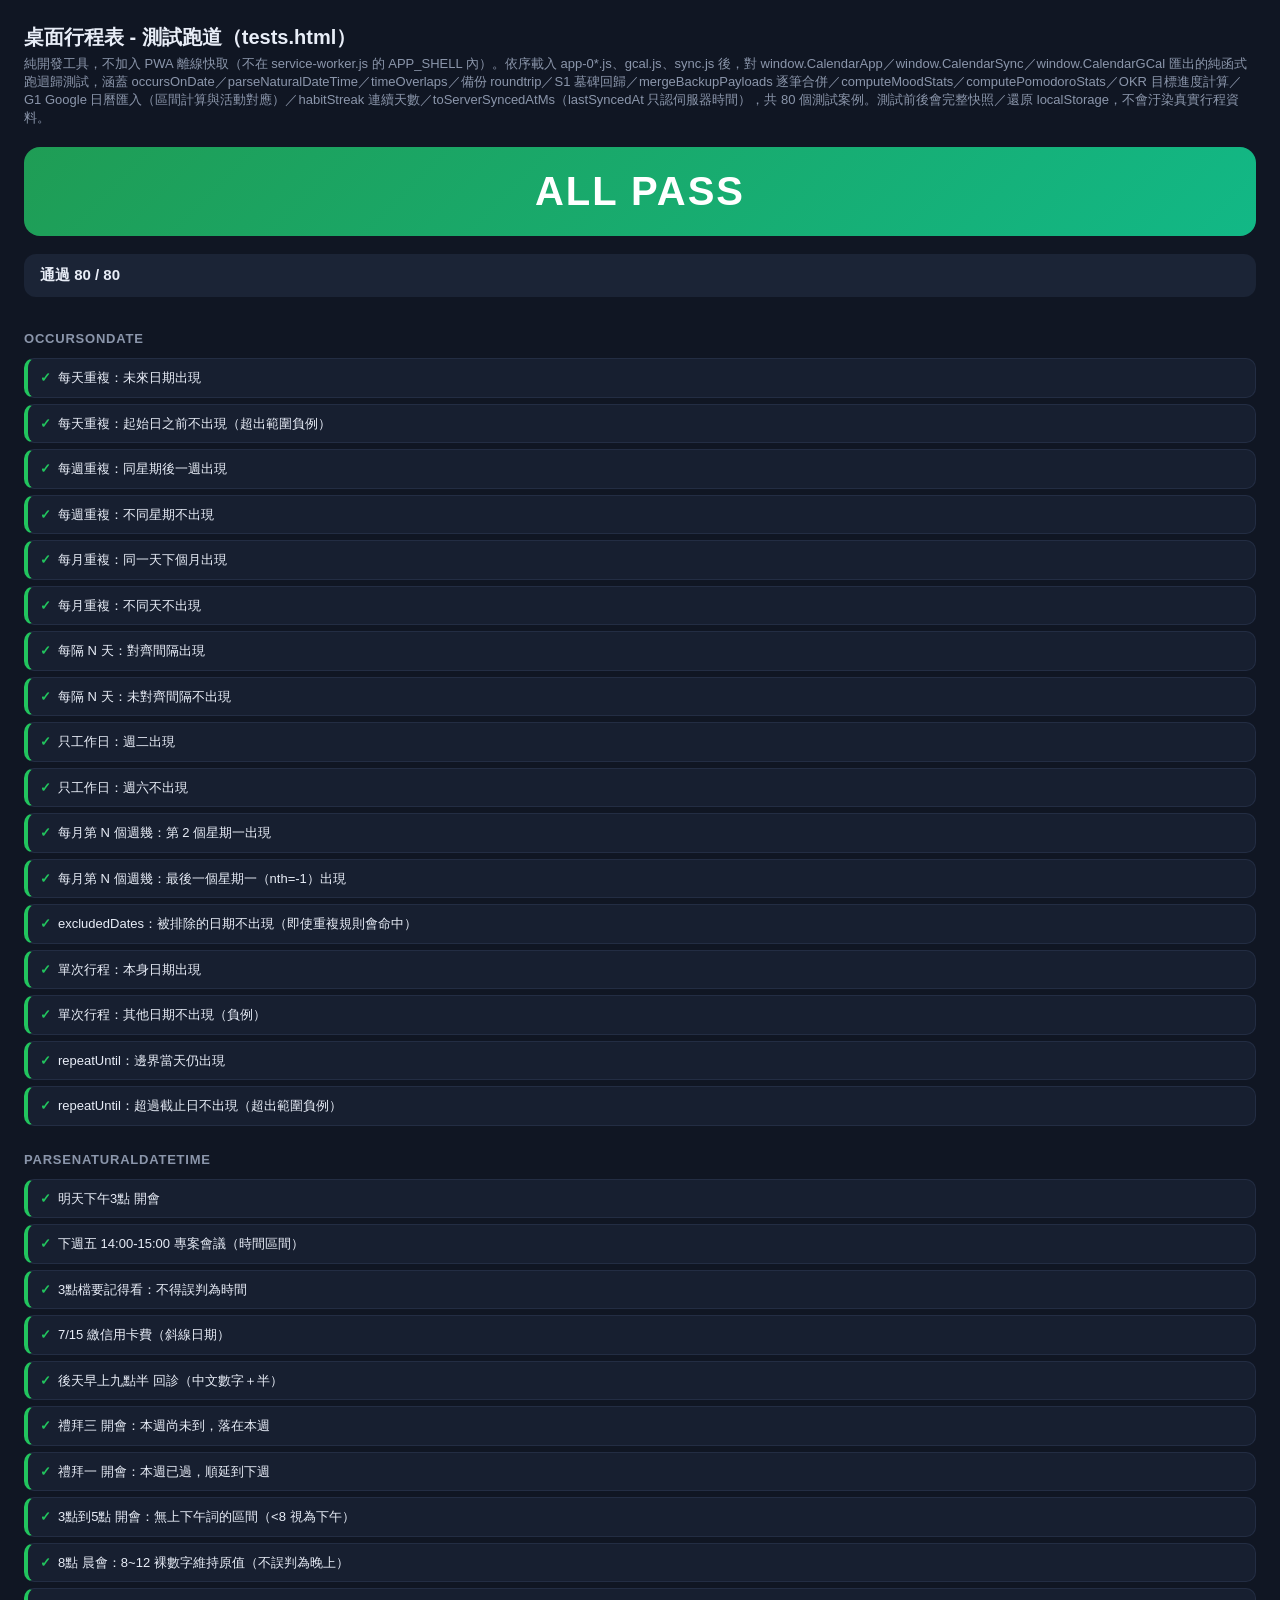
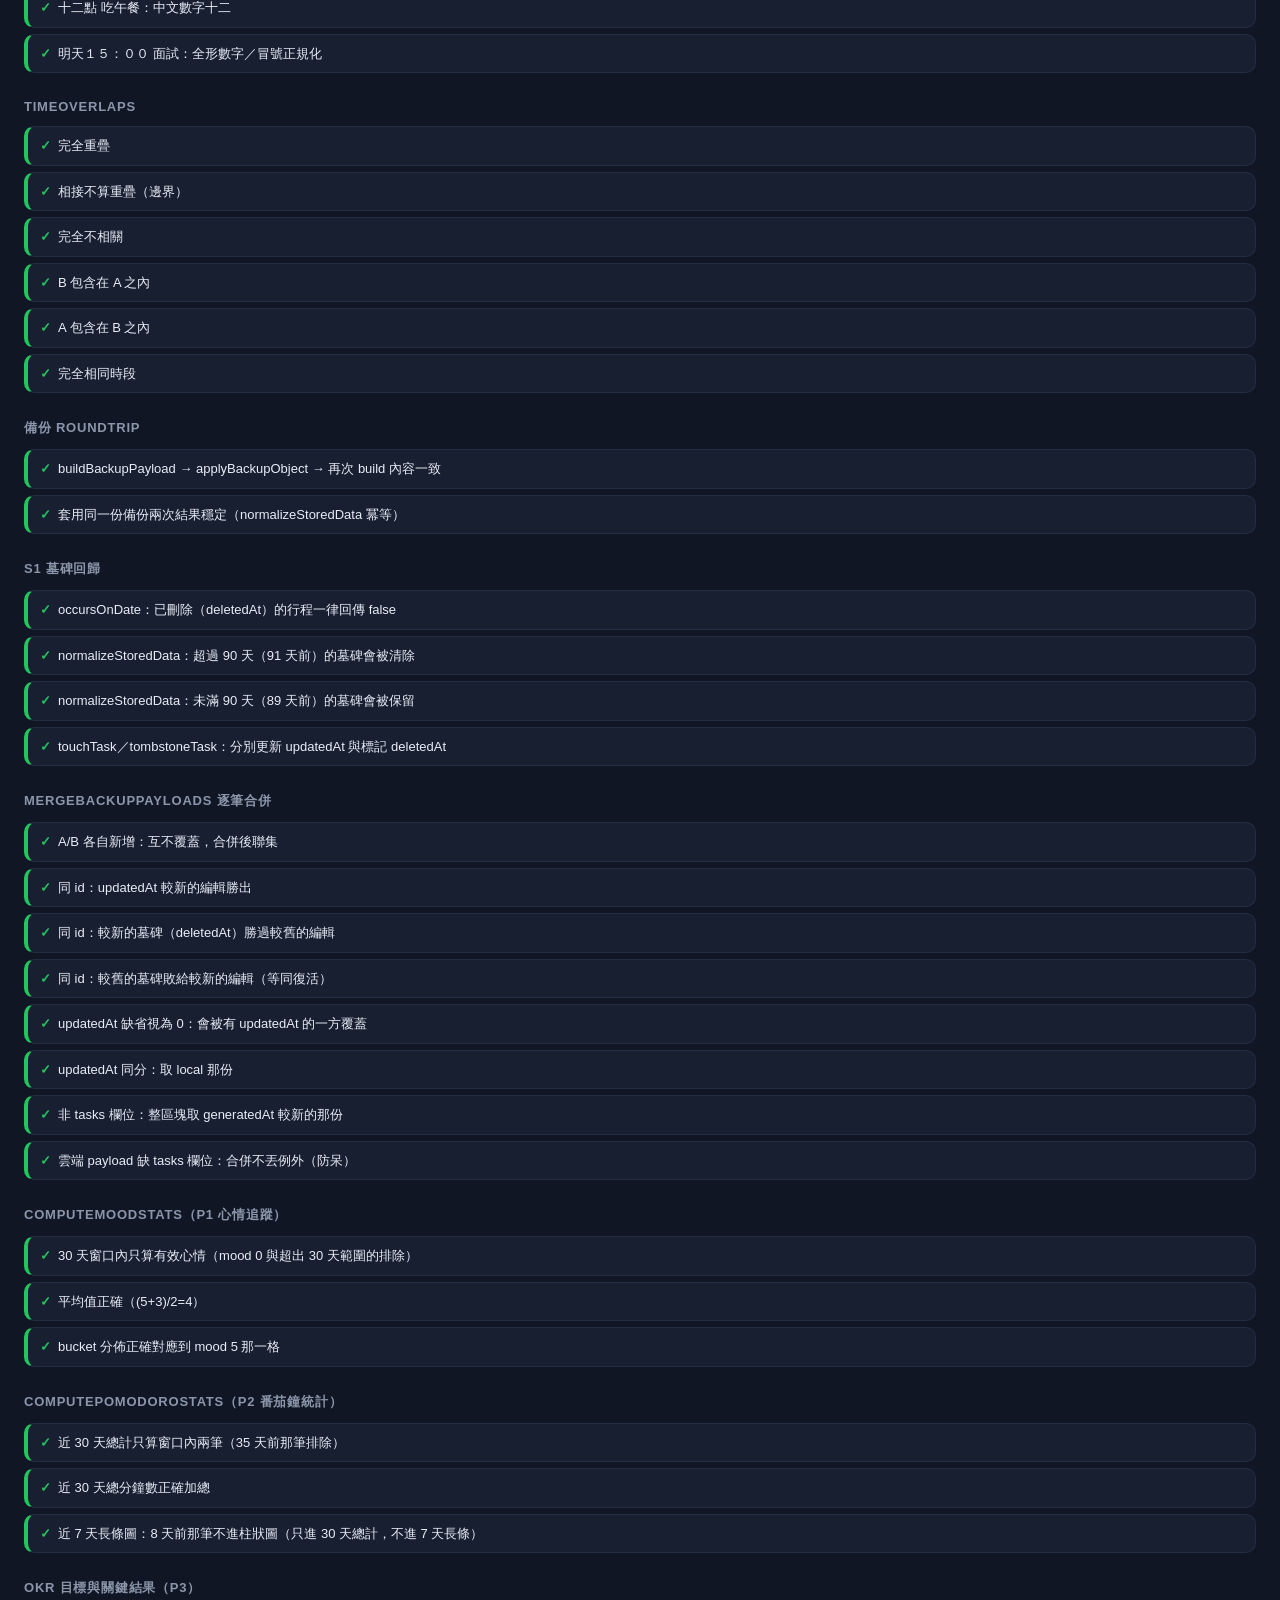
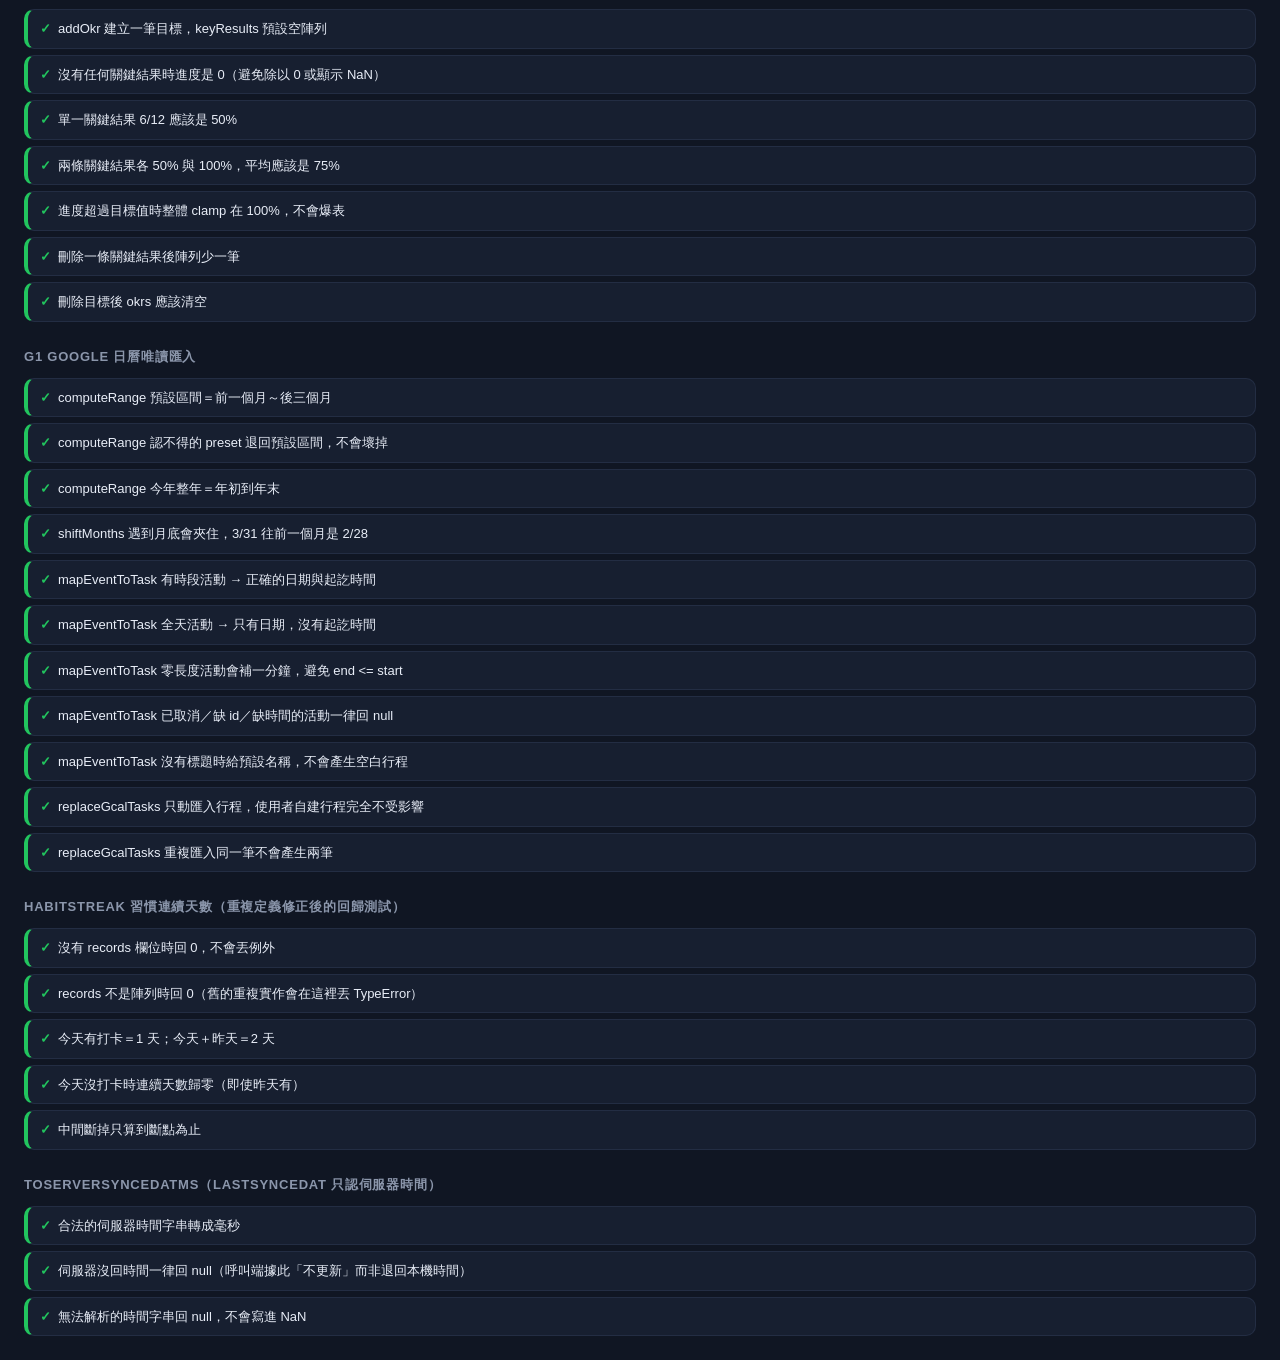
<file: tests.html>
<!doctype html>
<html lang="zh-Hant">
<head>
<meta charset="utf-8" />
<meta name="viewport" content="width=device-width, initial-scale=1" />
<title>桌面行程表 - 測試跑道</title>
<style>
  body { font-family: "Microsoft JhengHei", "PingFang TC", sans-serif; background: #101623; color: #e8edf7; margin: 0; padding: 24px; }
  h1 { font-size: 20px; margin: 0 0 4px; }
  p.desc { color: #8b96ab; font-size: 13px; margin: 0 0 20px; }
  #summary { font-size: 15px; font-weight: 700; margin: 0 0 14px; padding: 12px 16px; border-radius: 12px; background: #1b2436; }
  #allPass { display: none; font-size: 40px; font-weight: 900; text-align: center; padding: 22px; margin: 0 0 18px; border-radius: 16px; background: linear-gradient(135deg,#1f9d55,#12b886); color: #fff; letter-spacing: 2px; }
  #allPass.show { display: block; }
  ul#results { list-style: none; margin: 0; padding: 0; display: flex; flex-direction: column; gap: 6px; }
  li { padding: 9px 12px; border-radius: 10px; font-size: 13px; line-height: 1.5; background: #171f30; border: 1px solid #232d43; }
  li.pass { border-left: 4px solid #22c55e; }
  li.fail { border-left: 4px solid #ef4444; background: #2a1620; }
  .mark { display: inline-block; width: 18px; font-weight: 900; }
  li.pass .mark { color: #22c55e; }
  li.fail .mark { color: #ef4444; }
  .err { color: #f7a8a8; display: block; margin: 4px 0 0 24px; font-family: monospace; white-space: pre-wrap; }
  .group-title { margin: 20px 0 6px; font-size: 13px; font-weight: 700; color: #8b96ab; text-transform: uppercase; letter-spacing: .06em; }
</style>
</head>
<body>
  <h1>桌面行程表 - 測試跑道（tests.html）</h1>
  <p class="desc">純開發工具，不加入 PWA 離線快取（不在 service-worker.js 的 APP_SHELL 內）。依序載入 app-0*.js、gcal.js、sync.js 後，對 window.CalendarApp／window.CalendarSync／window.CalendarGCal 匯出的純函式跑迴歸測試，涵蓋 occursOnDate／parseNaturalDateTime／timeOverlaps／備份 roundtrip／S1 墓碑回歸／mergeBackupPayloads 逐筆合併／computeMoodStats／computePomodoroStats／OKR 目標進度計算／G1 Google 日曆匯入（區間計算與活動對應）／habitStreak 連續天數／toServerSyncedAtMs（lastSyncedAt 只認伺服器時間），共 80 個測試案例。測試前後會完整快照／還原 localStorage，不會汙染真實行程資料。</p>
  <div id="allPass">ALL PASS</div>
  <div id="summary">執行中…</div>
  <ul id="results"></ul>

  <script src="app-01-core.js"></script>
  <script src="app-02-init.js"></script>
  <script src="app-03-events.js"></script>
  <script src="app-04-render.js"></script>
  <script src="app-05-dialogs.js"></script>
  <script src="app-06-taskform.js"></script>
  <script src="app-07-reminders.js"></script>
  <script src="app-08-data.js"></script>
  <script src="app-09-entry.js"></script>
  <script src="gcal.js"></script>
  <script src="sync.js"></script>
  <script>
    // ------------------------------------------------------------------------
    // 保護措施：tests.html 與 index.html 同源共用 localStorage。app.js 載入時
    // 會讀（loadJson）目前的 localStorage，測試過程中呼叫 applyBackupObject()
    // 等函式一定會寫入 localStorage。這裡把「執行任何測試之前」的完整 localStorage
    // 內容全部快照下來，不管測試中間發生什麼（包含丟例外），最後 finally 一定會
    // 把 localStorage 完全還原成原始狀態，絕不讓使用者真實資料被測試汙染。
    // ------------------------------------------------------------------------
    function snapshotLocalStorage() {
      const snap = {};
      for (let i = 0; i < localStorage.length; i++) {
        const key = localStorage.key(i);
        snap[key] = localStorage.getItem(key);
      }
      return snap;
    }
    function restoreLocalStorage(snap) {
      localStorage.clear();
      Object.keys(snap).forEach((key) => localStorage.setItem(key, snap[key]));
    }

    // 額外防呆：任何非預期的全域錯誤（例如測試以外的程式碼路徑）都不應該讓整頁
    // 中斷或洗版 console；app.js 本身的 init() 已經用 try/catch 包起來了，這裡
    // 純粹是保險。
    window.addEventListener('error', (event) => { event.preventDefault(); });
    window.addEventListener('unhandledrejection', (event) => { event.preventDefault(); });

    // ------------------------------------------------------------------------
    // 極簡測試框架
    // ------------------------------------------------------------------------
    const results = [];
    let currentGroup = '';
    function group(name) { currentGroup = name; }
    function test(name, fn) {
      try {
        fn();
        results.push({ group: currentGroup, name, pass: true });
      } catch (err) {
        results.push({ group: currentGroup, name, pass: false, error: (err && err.message) ? err.message : String(err) });
      }
    }
    function assertEqual(actual, expected, label) {
      if (actual !== expected) {
        throw new Error(`${label || '值不相等'}：預期 ${JSON.stringify(expected)}，實際 ${JSON.stringify(actual)}`);
      }
    }
    function assertDeepEqual(actual, expected, label) {
      const a = JSON.stringify(actual);
      const e = JSON.stringify(expected);
      if (a !== e) {
        throw new Error(`${label || '物件不相等'}：預期 ${e}，實際 ${a}`);
      }
    }

    const localStorageSnapshot = snapshotLocalStorage();

    try {
      const CA = window.CalendarApp;
      if (!CA) throw new Error('window.CalendarApp 未定義，app.js 載入失敗');
      const CS = window.CalendarSync;
      if (!CS || typeof CS._mergeBackupPayloads !== 'function') {
        throw new Error('window.CalendarSync._mergeBackupPayloads 未定義，sync.js 載入失敗或曝露被擋住');
      }

      // ====================================================================
      // occursOnDate(task, dateKey)
      // ====================================================================
      group('occursOnDate');
      const mk = (overrides) => Object.assign({
        id: 't', date: '2026-01-05', repeat: 'none',
        repeatInterval: 2, repeatWeekday: 1, repeatNth: 1,
        repeatUntil: '', excludedDates: [],
      }, overrides);

      test('每天重複：未來日期出現', () => {
        assertEqual(CA.occursOnDate(mk({ repeat: 'daily' }), '2026-03-10'), true);
      });
      test('每天重複：起始日之前不出現（超出範圍負例）', () => {
        assertEqual(CA.occursOnDate(mk({ repeat: 'daily' }), '2026-01-01'), false);
      });
      test('每週重複：同星期後一週出現', () => {
        assertEqual(CA.occursOnDate(mk({ repeat: 'weekly' }), '2026-01-12'), true);
      });
      test('每週重複：不同星期不出現', () => {
        assertEqual(CA.occursOnDate(mk({ repeat: 'weekly' }), '2026-01-13'), false);
      });
      test('每月重複：同一天下個月出現', () => {
        assertEqual(CA.occursOnDate(mk({ repeat: 'monthly' }), '2026-02-05'), true);
      });
      test('每月重複：不同天不出現', () => {
        assertEqual(CA.occursOnDate(mk({ repeat: 'monthly' }), '2026-02-06'), false);
      });
      test('每隔 N 天：對齊間隔出現', () => {
        assertEqual(CA.occursOnDate(mk({ repeat: 'interval', repeatInterval: 3 }), '2026-01-08'), true);
      });
      test('每隔 N 天：未對齊間隔不出現', () => {
        assertEqual(CA.occursOnDate(mk({ repeat: 'interval', repeatInterval: 3 }), '2026-01-07'), false);
      });
      test('只工作日：週二出現', () => {
        assertEqual(CA.occursOnDate(mk({ repeat: 'weekdays' }), '2026-01-06'), true);
      });
      test('只工作日：週六不出現', () => {
        assertEqual(CA.occursOnDate(mk({ repeat: 'weekdays' }), '2026-01-10'), false);
      });
      test('每月第 N 個週幾：第 2 個星期一出現', () => {
        assertEqual(CA.occursOnDate(mk({ repeat: 'monthlyNth', repeatWeekday: 1, repeatNth: 2 }), '2026-01-12'), true);
      });
      test('每月第 N 個週幾：最後一個星期一（nth=-1）出現', () => {
        assertEqual(CA.occursOnDate(mk({ repeat: 'monthlyNth', repeatWeekday: 1, repeatNth: -1 }), '2026-01-26'), true);
      });
      test('excludedDates：被排除的日期不出現（即使重複規則會命中）', () => {
        assertEqual(CA.occursOnDate(mk({ repeat: 'daily', excludedDates: ['2026-01-10'] }), '2026-01-10'), false);
      });
      test('單次行程：本身日期出現', () => {
        assertEqual(CA.occursOnDate(mk({ repeat: 'none' }), '2026-01-05'), true);
      });
      test('單次行程：其他日期不出現（負例）', () => {
        assertEqual(CA.occursOnDate(mk({ repeat: 'none' }), '2026-01-06'), false);
      });
      test('repeatUntil：邊界當天仍出現', () => {
        assertEqual(CA.occursOnDate(mk({ repeat: 'daily', repeatUntil: '2026-01-10' }), '2026-01-10'), true);
      });
      test('repeatUntil：超過截止日不出現（超出範圍負例）', () => {
        assertEqual(CA.occursOnDate(mk({ repeat: 'daily', repeatUntil: '2026-01-10' }), '2026-01-11'), false);
      });

      // ====================================================================
      // parseNaturalDateTime(text, baseDate)
      // ====================================================================
      group('parseNaturalDateTime');
      const base = new Date(2026, 0, 5); // 固定基準日：2026-01-05（星期一），測試結果與「今天」無關

      test('明天下午3點 開會', () => {
        const r = CA.parseNaturalDateTime('明天下午3點 開會', base);
        assertDeepEqual(r, { title: '開會', date: '2026-01-06', start: '15:00', end: '16:00' });
      });
      test('下週五 14:00-15:00 專案會議（時間區間）', () => {
        const r = CA.parseNaturalDateTime('下週五14:00-15:00 專案會議', base);
        assertDeepEqual(r, { title: '專案會議', date: '2026-01-16', start: '14:00', end: '15:00' });
      });
      test('3點檔要記得看：不得誤判為時間', () => {
        const r = CA.parseNaturalDateTime('3點檔要記得看', base);
        assertDeepEqual(r, { title: '3點檔要記得看', date: null, start: null, end: null });
      });
      test('7/15 繳信用卡費（斜線日期）', () => {
        const r = CA.parseNaturalDateTime('7/15 繳信用卡費', base);
        assertDeepEqual(r, { title: '繳信用卡費', date: '2026-07-15', start: null, end: null });
      });
      test('後天早上九點半 回診（中文數字＋半）', () => {
        const r = CA.parseNaturalDateTime('後天早上九點半 回診', base);
        assertDeepEqual(r, { title: '回診', date: '2026-01-07', start: '09:30', end: '10:30' });
      });
      test('禮拜三 開會：本週尚未到，落在本週', () => {
        const r = CA.parseNaturalDateTime('禮拜三 開會', base); // base 本身是星期一
        assertDeepEqual(r, { title: '開會', date: '2026-01-07', start: null, end: null });
      });
      test('禮拜一 開會：本週已過，順延到下週', () => {
        const thursday = new Date(2026, 0, 8); // 星期四
        const r = CA.parseNaturalDateTime('禮拜一 開會', thursday);
        assertEqual(r.date, '2026-01-12');
      });
      test('3點到5點 開會：無上下午詞的區間（<8 視為下午）', () => {
        const r = CA.parseNaturalDateTime('3點到5點 開會', base);
        assertDeepEqual(r, { title: '開會', date: null, start: '15:00', end: '17:00' });
      });
      test('8點 晨會：8~12 裸數字維持原值（不誤判為晚上）', () => {
        const r = CA.parseNaturalDateTime('8點 晨會', base);
        assertDeepEqual(r, { title: '晨會', date: null, start: '08:00', end: '09:00' });
      });
      test('十二點 吃午餐：中文數字十二', () => {
        const r = CA.parseNaturalDateTime('十二點 吃午餐', base);
        assertDeepEqual(r, { title: '吃午餐', date: null, start: '12:00', end: '13:00' });
      });
      test('明天１５：００ 面試：全形數字／冒號正規化', () => {
        const r = CA.parseNaturalDateTime('明天１５：００ 面試', base);
        assertDeepEqual(r, { title: '面試', date: '2026-01-06', start: '15:00', end: '16:00' });
      });

      // ====================================================================
      // timeOverlaps(aStart, aEnd, bStart, bEnd)
      // ====================================================================
      group('timeOverlaps');
      test('完全重疊', () => {
        assertEqual(CA.timeOverlaps('09:00', '10:00', '09:30', '09:45'), true);
      });
      test('相接不算重疊（邊界）', () => {
        assertEqual(CA.timeOverlaps('09:00', '10:00', '10:00', '11:00'), false);
      });
      test('完全不相關', () => {
        assertEqual(CA.timeOverlaps('09:00', '10:00', '11:00', '12:00'), false);
      });
      test('B 包含在 A 之內', () => {
        assertEqual(CA.timeOverlaps('09:00', '12:00', '10:00', '11:00'), true);
      });
      test('A 包含在 B 之內', () => {
        assertEqual(CA.timeOverlaps('10:00', '11:00', '09:00', '12:00'), true);
      });
      test('完全相同時段', () => {
        assertEqual(CA.timeOverlaps('09:00', '10:00', '09:00', '10:00'), true);
      });

      // ====================================================================
      // 備份 roundtrip：buildBackupPayload() → applyBackupObject() → 再次 build 比對一致
      // ====================================================================
      group('備份 roundtrip');
      test('buildBackupPayload → applyBackupObject → 再次 build 內容一致', () => {
        // 直接改寫 app.js 內部的模組層級變數（tasks/categories/... 皆為頂層 let，
        // 與這支 <script> 共用同一份全域詞法作用域，可以直接以裸識別字賦值），
        // 塞入一組「已經是 normalizeStoredData() 正規化後形狀」的乾淨假資料，
        // 避免和使用者真實行程資料混在一起比較。
        tasks = [{
          id: 'rt-1', title: 'roundtrip 測試', date: '2026-07-21', start: '09:00', end: '10:00',
          priority: 'medium', category: '工作', repeat: 'none', repeatInterval: 2, repeatWeekday: 1,
          repeatNth: 1, reminder: 10, pinned: false, countdown: false, shared: false, tags: [], subtasks: [], note: '',
          completedDates: [], excludedDates: [], repeatUntil: '', attachmentCount: 0, sortOrder: 0,
          createdAt: '2026-01-01T00:00:00.000Z', originalSeriesId: '', originalOccurrenceDate: '',
          updatedAt: 0,
          // D1-D4 陸續加的欄位：normalizeStoredData() 一定會補上，fixture 要跟「正規化後」的
          // 形狀一致，不然 roundtrip 比的是正規化前 vs 正規化後，永遠對不上（2026-07-29 抓到的回歸）。
          calendarId: 'default', dependsOn: [], color: null, location: '', timezone: null,
        }];
        categories = defaultCategories;
        habits = [];
        textSettings = defaultTextSettings;
        // visibleCalendarIds：未設定時 normalizeStoredData() 會補成全部日曆本 id，
        // fixture 要先補上，理由同上。
        appSettings = { ...defaultAppSettings, visibleCalendarIds: ['default'] };
        dailyMemos = {};
        templates = defaultTemplates;
        weeklyGoals = [];
        widgetMode = false;
        localStorage.setItem(THEME_KEY, 'light');

        const before = CA.buildBackupPayload();
        const payload = JSON.parse(JSON.stringify(before));
        try {
          // tests.html 沒有完整 DOM，applyBackupObject() 內部呼叫的 render() 一定會
          // 因為找不到畫面元素而丟出例外；資料本身（saveJson 等）在 render() 之前
          // 就已經寫完，這裡刻意吞掉例外，只驗證資料結果是否正確。
          CA.applyBackupObject(payload);
        } catch {}
        const after = CA.buildBackupPayload();

        const strip = (obj) => { const clone = Object.assign({}, obj); delete clone.exportedAt; return clone; };
        assertDeepEqual(strip(after), strip(before), '備份 roundtrip 後內容應與原始一致');
      });
      test('套用同一份備份兩次結果穩定（normalizeStoredData 冪等）', () => {
        const snapshot1 = CA.buildBackupPayload();
        try { CA.applyBackupObject(JSON.parse(JSON.stringify(snapshot1))); } catch {}
        const snapshot2 = CA.buildBackupPayload();
        const strip = (obj) => { const clone = Object.assign({}, obj); delete clone.exportedAt; return clone; };
        assertDeepEqual(strip(snapshot2), strip(snapshot1), '重複套用同一份備份不應該改變內容');
      });

      // ====================================================================
      // S1 墓碑回歸：occursOnDate 對墓碑的處理／normalizeStoredData 的墓碑保留期／
      // touchTask、tombstoneTask 行為（逐筆雲端同步的基礎，防止之後改動悄悄破壞）
      // ====================================================================
      group('S1 墓碑回歸');
      const mkTombstoneFixtureTask = (overrides) => Object.assign({
        id: 'tomb-fixture', title: '墓碑測試用行程', date: '2026-01-01', category: '工作', repeat: 'none',
        repeatInterval: 2, repeatWeekday: 1, repeatNth: 1, reminder: 10, pinned: false, countdown: false,
        tags: [], subtasks: [], completedDates: [], excludedDates: [], repeatUntil: '', sortOrder: 0,
        originalSeriesId: '', originalOccurrenceDate: '', createdAt: '2026-01-01T00:00:00.000Z',
      }, overrides);

      test('occursOnDate：已刪除（deletedAt）的行程一律回傳 false', () => {
        assertEqual(CA.occursOnDate(mk({ deletedAt: Date.now() }), '2026-01-05'), false);
      });

      test('normalizeStoredData：超過 90 天（91 天前）的墓碑會被清除', () => {
        categories = defaultCategories;
        appSettings = { ...defaultAppSettings };
        const oldAt = Date.now() - 91 * 24 * 60 * 60 * 1000;
        tasks = [mkTombstoneFixtureTask({ id: 'tomb-old', deletedAt: oldAt, updatedAt: oldAt })];
        normalizeStoredData();
        assertEqual(tasks.some((t) => t.id === 'tomb-old'), false, '91 天前的墓碑應該被 normalizeStoredData 清除');
      });

      test('normalizeStoredData：未滿 90 天（89 天前）的墓碑會被保留', () => {
        categories = defaultCategories;
        appSettings = { ...defaultAppSettings };
        const recentAt = Date.now() - 89 * 24 * 60 * 60 * 1000;
        tasks = [mkTombstoneFixtureTask({ id: 'tomb-recent', deletedAt: recentAt, updatedAt: recentAt })];
        normalizeStoredData();
        assertEqual(tasks.some((t) => t.id === 'tomb-recent'), true, '89 天前的墓碑應該被 normalizeStoredData 保留');
      });

      test('touchTask／tombstoneTask：分別更新 updatedAt 與標記 deletedAt', () => {
        const editedTask = { id: 'tt-touch', title: '編輯中', updatedAt: 0 };
        const before = Date.now();
        touchTask(editedTask);
        assertEqual(editedTask.updatedAt >= before, true, 'touchTask 應該把 updatedAt 更新為現在時間');
        assertEqual(editedTask.deletedAt, undefined, 'touchTask 不應該設定 deletedAt');

        const deletedTask = { id: 'tt-tombstone', title: '待刪除', updatedAt: 0 };
        tombstoneTask(deletedTask);
        assertEqual(typeof deletedTask.deletedAt === 'number', true, 'tombstoneTask 應該設定 deletedAt 為時間戳');
        assertEqual(deletedTask.updatedAt >= deletedTask.deletedAt, true, 'tombstoneTask 應該同時透過 touchTask 更新 updatedAt（不早於 deletedAt）');
      });

      // ====================================================================
      // mergeBackupPayloads（逐筆雲端同步：window.CalendarSync._mergeBackupPayloads，純函式）
      // ====================================================================
      group('mergeBackupPayloads 逐筆合併');

      test('A/B 各自新增：互不覆蓋，合併後聯集', () => {
        const local = { generatedAt: 100, tasks: [{ id: 'a', title: 'A新增', updatedAt: 10 }] };
        const cloud = { generatedAt: 100, tasks: [{ id: 'b', title: 'B新增', updatedAt: 10 }] };
        const merged = CS._mergeBackupPayloads(local, cloud);
        const ids = merged.tasks.map((t) => t.id).sort();
        assertDeepEqual(ids, ['a', 'b'], '合併後應包含雙方各自新增、互不覆蓋的行程');
      });

      test('同 id：updatedAt 較新的編輯勝出', () => {
        const local = { generatedAt: 100, tasks: [{ id: 'x', title: 'old', updatedAt: 100 }] };
        const cloud = { generatedAt: 100, tasks: [{ id: 'x', title: 'new', updatedAt: 200 }] };
        const merged = CS._mergeBackupPayloads(local, cloud);
        assertEqual(merged.tasks.find((t) => t.id === 'x').title, 'new', 'updatedAt 較新的一方應該勝出');
      });

      test('同 id：較新的墓碑（deletedAt）勝過較舊的編輯', () => {
        const local = { generatedAt: 100, tasks: [{ id: 'y', title: '編輯中', updatedAt: 100 }] };
        const cloud = { generatedAt: 100, tasks: [{ id: 'y', title: '編輯中', updatedAt: 200, deletedAt: 200 }] };
        const merged = CS._mergeBackupPayloads(local, cloud);
        assertEqual(Boolean(merged.tasks.find((t) => t.id === 'y').deletedAt), true, '較新的墓碑應該勝出並維持刪除狀態');
      });

      test('同 id：較舊的墓碑敗給較新的編輯（等同復活）', () => {
        const local = { generatedAt: 100, tasks: [{ id: 'z', title: '已刪除', updatedAt: 100, deletedAt: 100 }] };
        const cloud = { generatedAt: 100, tasks: [{ id: 'z', title: '復活後的編輯', updatedAt: 200 }] };
        const merged = CS._mergeBackupPayloads(local, cloud);
        const winner = merged.tasks.find((t) => t.id === 'z');
        assertEqual(Boolean(winner.deletedAt), false, '較舊的墓碑應該敗給較新的編輯');
        assertEqual(winner.title, '復活後的編輯', '應該保留較新編輯的內容');
      });

      test('updatedAt 缺省視為 0：會被有 updatedAt 的一方覆蓋', () => {
        const local = { generatedAt: 100, tasks: [{ id: 'w', title: '沒有 updatedAt' }] };
        const cloud = { generatedAt: 100, tasks: [{ id: 'w', title: '有 updatedAt', updatedAt: 50 }] };
        const merged = CS._mergeBackupPayloads(local, cloud);
        assertEqual(merged.tasks.find((t) => t.id === 'w').title, '有 updatedAt', '缺 updatedAt（視為 0）應該被有值的一方覆蓋');
      });

      test('updatedAt 同分：取 local 那份', () => {
        const local = { generatedAt: 100, tasks: [{ id: 'v', title: 'local版本', updatedAt: 100 }] };
        const cloud = { generatedAt: 100, tasks: [{ id: 'v', title: 'cloud版本', updatedAt: 100 }] };
        const merged = CS._mergeBackupPayloads(local, cloud);
        assertEqual(merged.tasks.find((t) => t.id === 'v').title, 'local版本', 'updatedAt 同分時應該保留 local 那份');
      });

      test('非 tasks 欄位：整區塊取 generatedAt 較新的那份', () => {
        const local = { generatedAt: 100, tasks: [], habits: ['local-habit'] };
        const cloud = { generatedAt: 200, tasks: [], habits: ['cloud-habit'] };
        const merged = CS._mergeBackupPayloads(local, cloud);
        assertDeepEqual(merged.habits, ['cloud-habit'], 'generatedAt 較新的一方應該整區塊勝出');
        assertEqual(merged.generatedAt, 200, 'generatedAt 應該取兩者較大值');
      });

      test('雲端 payload 缺 tasks 欄位：合併不丟例外（防呆）', () => {
        const local = { generatedAt: 100, tasks: [{ id: 'only-local', title: '只有本機', updatedAt: 10 }] };
        const cloud = { generatedAt: 50 }; // 故意不給 tasks 欄位
        let merged;
        let threw = false;
        try {
          merged = CS._mergeBackupPayloads(local, cloud);
        } catch (err) {
          threw = true;
        }
        assertEqual(threw, false, '雲端 payload 缺 tasks 欄位不應該讓合併丟出例外');
        assertDeepEqual(merged.tasks.map((t) => t.id), ['only-local'], '應該保留本機的 tasks（缺少的雲端 tasks 視為空陣列）');
      });

      group('computeMoodStats（P1 心情追蹤）');
      (function () {
        const base = new Date(2026, 0, 31);
        const snap = diaryEntries;
        diaryEntries = {
          [toDateInput(base)]: { mood: 5, updatedAt: 1 },
          [toDateInput(new Date(2026, 0, 30))]: { mood: 3, updatedAt: 1 },
          [toDateInput(new Date(2026, 0, 29))]: { mood: 0, updatedAt: 1 },
          [toDateInput(new Date(2025, 11, 22))]: { mood: 1, updatedAt: 1 },
        };
        try {
          const stats = computeMoodStats(base);
          test('30 天窗口內只算有效心情（mood 0 與超出 30 天範圍的排除）', () => {
            assertEqual(stats.total, 2, '應只計入 mood 5 與 mood 3 這兩筆');
          });
          test('平均值正確（(5+3)/2=4）', () => {
            assertEqual(stats.avg, 4, '平均應為 4');
          });
          test('bucket 分佈正確對應到 mood 5 那一格', () => {
            assertEqual(stats.buckets[4].count, 1, '「😄 很好」那一格應該是 1');
          });
        } finally {
          diaryEntries = snap;
        }
      })();

      group('computePomodoroStats（P2 番茄鐘統計）');
      (function () {
        const base = new Date(2026, 0, 31);
        const dayMs = 86400000;
        const snap = pomodoroLog;
        pomodoroLog = [
          { id: 'a', at: base.getTime(), minutes: 30 },
          { id: 'b', at: base.getTime() - 8 * dayMs, minutes: 45 },
          { id: 'c', at: base.getTime() - 35 * dayMs, minutes: 100 },
        ];
        try {
          const stats = computePomodoroStats(base);
          test('近 30 天總計只算窗口內兩筆（35 天前那筆排除）', () => {
            assertEqual(stats.total30, 2, '應只計入 30 與 45 分鐘那兩筆');
          });
          test('近 30 天總分鐘數正確加總', () => {
            assertEqual(stats.minutes30, 75, '30+45=75');
          });
          test('近 7 天長條圖：8 天前那筆不進柱狀圖（只進 30 天總計，不進 7 天長條）', () => {
            const total7 = stats.days.reduce((sum, d) => sum + d.minutes, 0);
            assertEqual(total7, 30, '7 天柱狀圖只應該看到今天那 30 分鐘，8 天前的不算');
          });
        } finally {
          pomodoroLog = snap;
        }
      })();

      group('OKR 目標與關鍵結果（P3）');
      (function () {
        const snap = okrs;
        okrs = [];
        try {
          const o = addOkr('這一季把健康顧好', '2026-09');
          test('addOkr 建立一筆目標，keyResults 預設空陣列', () => {
            assertEqual(okrs.length, 1, '應該新增一筆到 okrs');
            assertEqual(o.keyResults.length, 0, '新目標的 keyResults 應該是空陣列');
          });
          test('沒有任何關鍵結果時進度是 0（避免除以 0 或顯示 NaN）', () => {
            assertEqual(computeOkrProgress(o), 0, '空 keyResults 應該回傳 0');
          });
          addKeyResult(o.id, '每週運動 3 次', 12);
          updateKeyResultProgress(o.id, o.keyResults[0].id, 6);
          test('單一關鍵結果 6/12 應該是 50%', () => {
            assertEqual(computeOkrProgress(o), 50, '6/12=50%');
          });
          addKeyResult(o.id, '跑完一次半馬', 1);
          updateKeyResultProgress(o.id, o.keyResults[1].id, 1);
          test('兩條關鍵結果各 50% 與 100%，平均應該是 75%', () => {
            assertEqual(computeOkrProgress(o), 75, '(50+100)/2=75');
          });
          test('進度超過目標值時整體 clamp 在 100%，不會爆表', () => {
            updateKeyResultProgress(o.id, o.keyResults[1].id, 999);
            assertEqual(computeOkrProgress(o), 75, '999/1 應該被 clamp 成 100%，跟原本還是 (50+100)/2=75，不會變成天文數字');
          });
          deleteKeyResult(o.id, o.keyResults[0].id);
          test('刪除一條關鍵結果後陣列少一筆', () => {
            assertEqual(o.keyResults.length, 1, '應該只剩下半馬那一條');
          });
          deleteOkr(o.id);
          test('刪除目標後 okrs 應該清空', () => {
            assertEqual(okrs.length, 0, '目標應該被移除');
          });
        } finally {
          okrs = snap;
        }
      })();

      // ------------------------------------------------------------------
      group('G1 Google 日曆唯讀匯入');

      const GC = window.CalendarGCal;

      test('computeRange 預設區間＝前一個月～後三個月', () => {
        const r = GC.computeRange('default', new Date(2026, 4, 15, 12, 0, 0)); // 2026-05-15
        assertEqual(new Date(r.timeMin).getDate(), 15, 'timeMin 日期不變');
        assertEqual(new Date(r.timeMin).getMonth(), 3, 'timeMin 落在 4 月');
        assertEqual(new Date(r.timeMax).getMonth(), 7, 'timeMax 落在 8 月');
      });

      test('computeRange 認不得的 preset 退回預設區間，不會壞掉', () => {
        const now = new Date(2026, 4, 15, 12, 0, 0);
        assertEqual(GC.computeRange('這不是有效值', now).timeMin, GC.computeRange('default', now).timeMin, '應與 default 相同');
      });

      test('computeRange 今年整年＝年初到年末', () => {
        const r = GC.computeRange('thisYear', new Date(2026, 6, 4, 9, 0, 0));
        assertEqual(new Date(r.timeMin).getFullYear(), 2026, '起點年份');
        assertEqual(new Date(r.timeMin).getMonth(), 0, '起點是 1 月');
        assertEqual(new Date(r.timeMax).getMonth(), 11, '終點是 12 月');
      });

      test('shiftMonths 遇到月底會夾住，3/31 往前一個月是 2/28', () => {
        const r = GC.shiftMonths(new Date(2026, 2, 31), -1); // 2026 非閏年
        assertEqual(r.getMonth(), 1, '月份應該是 2 月');
        assertEqual(r.getDate(), 28, '日期應該被夾成 28');
      });

      test('mapEventToTask 有時段活動 → 正確的日期與起訖時間', () => {
        const t = GC.mapEventToTask({
          id: 'abc123',
          summary: '產品會議',
          start: { dateTime: '2026-05-20T14:00:00+08:00' },
          end: { dateTime: '2026-05-20T15:30:00+08:00' },
        });
        assertEqual(t.id, 'gcal-abc123', 'id 應該加上 gcal- 前綴');
        assertEqual(t.title, '產品會議', '標題');
        assertEqual(t.source, 'gcal', '來源標記');
        assertEqual(t.category, 'Google 日曆', '分類');
        assertEqual(t.reminder, -1, '匯入行程不提醒');
        assertEqual(t.repeat, 'none', '展開後一律非重複');
      });

      test('mapEventToTask 全天活動 → 只有日期，沒有起訖時間', () => {
        const t = GC.mapEventToTask({ id: 'allday1', summary: '生日', start: { date: '2026-06-01' }, end: { date: '2026-06-02' } });
        assertEqual(t.date, '2026-06-01', '日期取起始日');
        assertEqual(t.start, '', '全天活動沒有開始時間');
        assertEqual(t.end, '', '全天活動沒有結束時間');
      });

      test('mapEventToTask 零長度活動會補一分鐘，避免 end <= start', () => {
        const t = GC.mapEventToTask({
          id: 'zero1',
          summary: '打卡',
          start: { dateTime: '2026-05-20T09:00:00+08:00' },
          end: { dateTime: '2026-05-20T09:00:00+08:00' },
        });
        assertEqual(t.end > t.start, true, '結束時間必須晚於開始時間');
      });

      test('mapEventToTask 已取消／缺 id／缺時間的活動一律回 null', () => {
        assertEqual(GC.mapEventToTask({ id: 'x', status: 'cancelled', start: { date: '2026-01-01' } }), null, '已取消');
        assertEqual(GC.mapEventToTask({ summary: '沒有 id', start: { date: '2026-01-01' } }), null, '缺 id');
        assertEqual(GC.mapEventToTask({ id: 'y', summary: '沒有時間' }), null, '缺時間');
        assertEqual(GC.mapEventToTask(null), null, '空值');
      });

      test('mapEventToTask 沒有標題時給預設名稱，不會產生空白行程', () => {
        assertEqual(GC.mapEventToTask({ id: 'noname', start: { date: '2026-02-02' } }).title, '(無標題活動)', '預設標題');
      });

      test('replaceGcalTasks 只動匯入行程，使用者自建行程完全不受影響', () => {
        const snap = tasks;
        try {
          const mine = { id: 'mine-1', title: '我的行程', date: '2026-05-20', start: '08:00', end: '09:00', category: '工作', repeat: 'none' };
          const oldImport = { id: 'gcal-old', title: '舊匯入', date: '2026-05-01', category: 'Google 日曆', repeat: 'none', source: 'gcal' };
          tasks = [mine, oldImport];
          const fresh = GC.mapEventToTask({ id: 'new1', summary: '新活動', start: { date: '2026-05-25' } });
          const result = CA.replaceGcalTasks([fresh]);
          assertEqual(result.imported, 1, '匯入一筆');
          assertEqual(result.removed, 1, '舊匯入被清掉一筆');
          assertEqual(tasks.find((t) => t.id === 'mine-1').deletedAt, undefined, '自建行程不可被標記刪除');
          assertEqual(Boolean(tasks.find((t) => t.id === 'gcal-old').deletedAt), true, '舊匯入應該留墓碑');
          assertEqual(Boolean(tasks.find((t) => t.id === 'gcal-new1')), true, '新匯入應該進 tasks');
        } finally {
          tasks = snap;
        }
      });

      test('replaceGcalTasks 重複匯入同一筆不會產生兩筆', () => {
        const snap = tasks;
        try {
          tasks = [];
          const ev = { id: 'dup1', summary: '週會', start: { dateTime: '2026-05-20T10:00:00+08:00' }, end: { dateTime: '2026-05-20T11:00:00+08:00' } };
          CA.replaceGcalTasks([GC.mapEventToTask(ev)]);
          CA.replaceGcalTasks([GC.mapEventToTask(ev)]);
          assertEqual(tasks.filter((t) => t.id === 'gcal-dup1').length, 1, '同一活動只應存在一筆');
        } finally {
          tasks = snap;
        }
      });

      // ------------------------------------------------------------------
      group('habitStreak 習慣連續天數（重複定義修正後的回歸測試）');

      const dayKey = (offset) => toDateInput(addDays(new Date(), offset));

      test('沒有 records 欄位時回 0，不會丟例外', () => {
        assertEqual(habitStreak({}), 0, '缺欄位');
        assertEqual(habitStreak({ records: [] }), 0, '空陣列');
      });

      test('records 不是陣列時回 0（舊的重複實作會在這裡丟 TypeError）', () => {
        assertEqual(habitStreak({ records: {} }), 0, '物件');
        assertEqual(habitStreak({ records: 'abc' }), 0, '字串');
      });

      test('今天有打卡＝1 天；今天＋昨天＝2 天', () => {
        assertEqual(habitStreak({ records: [dayKey(0)] }), 1, '只有今天');
        assertEqual(habitStreak({ records: [dayKey(-1), dayKey(0)] }), 2, '今天加昨天');
      });

      test('今天沒打卡時連續天數歸零（即使昨天有）', () => {
        assertEqual(habitStreak({ records: [dayKey(-1), dayKey(-2)] }), 0, '今天沒打卡');
      });

      test('中間斷掉只算到斷點為止', () => {
        assertEqual(habitStreak({ records: [dayKey(0), dayKey(-1), dayKey(-3)] }), 2, '第三天斷掉');
      });

      // ------------------------------------------------------------------
      // lastSyncedAt 只認伺服器時間（NOTES 鐵則 2）
      // ------------------------------------------------------------------
      group('toServerSyncedAtMs（lastSyncedAt 只認伺服器時間）');

      test('合法的伺服器時間字串轉成毫秒', () => {
        assertEqual(CS._toServerSyncedAtMs('2026-08-08T01:02:03Z'), Date.UTC(2026, 7, 8, 1, 2, 3), 'ISO 字串');
      });

      test('伺服器沒回時間一律回 null（呼叫端據此「不更新」而非退回本機時間）', () => {
        assertEqual(CS._toServerSyncedAtMs(undefined), null, 'undefined');
        assertEqual(CS._toServerSyncedAtMs(null), null, 'null');
        assertEqual(CS._toServerSyncedAtMs(''), null, '空字串');
      });

      test('無法解析的時間字串回 null，不會寫進 NaN', () => {
        assertEqual(CS._toServerSyncedAtMs('not-a-date'), null, '亂碼字串');
        assertEqual(CS._toServerSyncedAtMs({}), null, '物件');
      });

    } finally {
      // 無論測試成功、失敗、或中途丟例外，都一定會執行到這裡：把 localStorage
      // 還原成執行測試之前的原始狀態，保護使用者的真實行程資料。
      restoreLocalStorage(localStorageSnapshot);
    }

    // --------------------------------------------------------------------
    // 渲染結果
    // --------------------------------------------------------------------
    const listEl = document.getElementById('results');
    const summaryEl = document.getElementById('summary');
    const allPassEl = document.getElementById('allPass');

    let lastGroup = null;
    results.forEach((r) => {
      if (r.group !== lastGroup) {
        lastGroup = r.group;
        const heading = document.createElement('div');
        heading.className = 'group-title';
        heading.textContent = lastGroup;
        listEl.appendChild(heading);
      }
      const li = document.createElement('li');
      li.className = r.pass ? 'pass' : 'fail';
      li.innerHTML = `<span class="mark">${r.pass ? '✓' : '✗'}</span>${r.name}` + (r.error ? `<span class="err">${r.error}</span>` : '');
      listEl.appendChild(li);
    });

    const passCount = results.filter((r) => r.pass).length;
    const totalCount = results.length;
    summaryEl.textContent = `通過 ${passCount} / ${totalCount}`;
    if (passCount === totalCount && totalCount > 0) {
      allPassEl.classList.add('show');
    }
  </script>
</body>
</html>
</file>
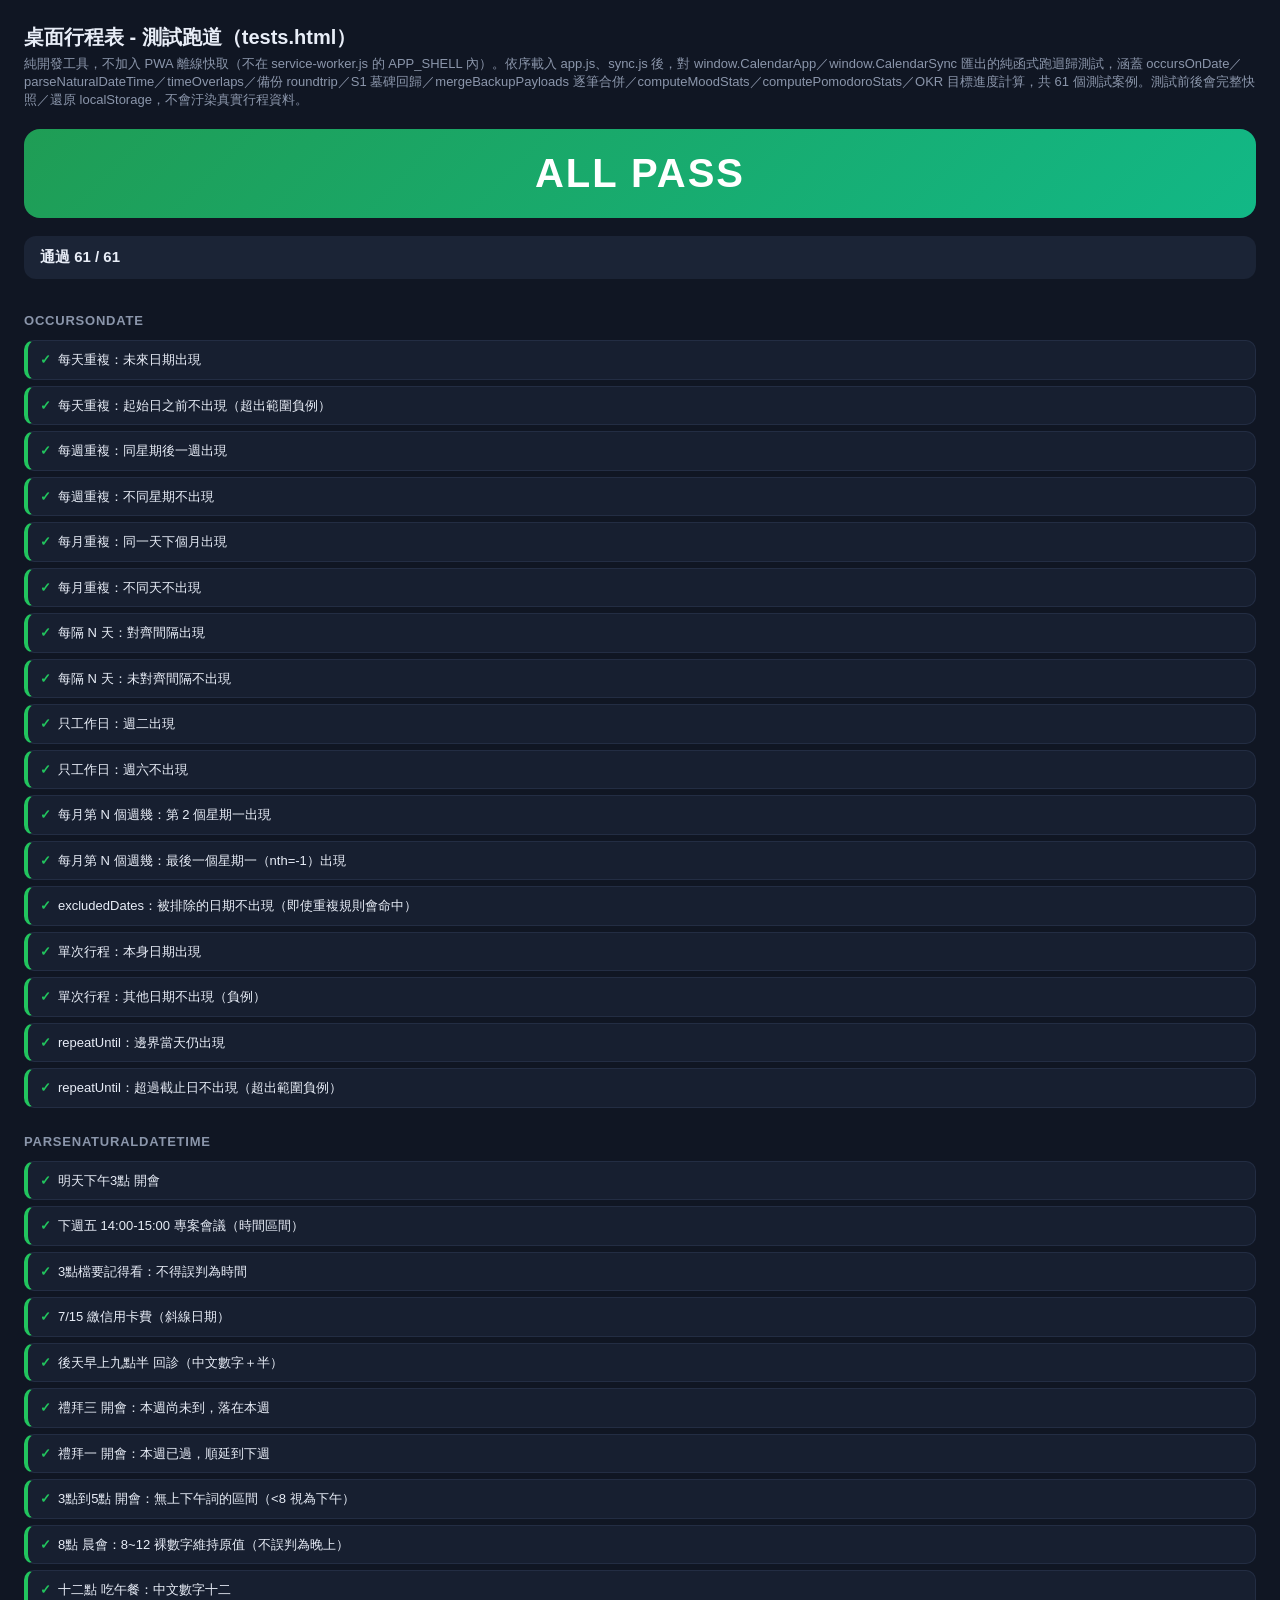
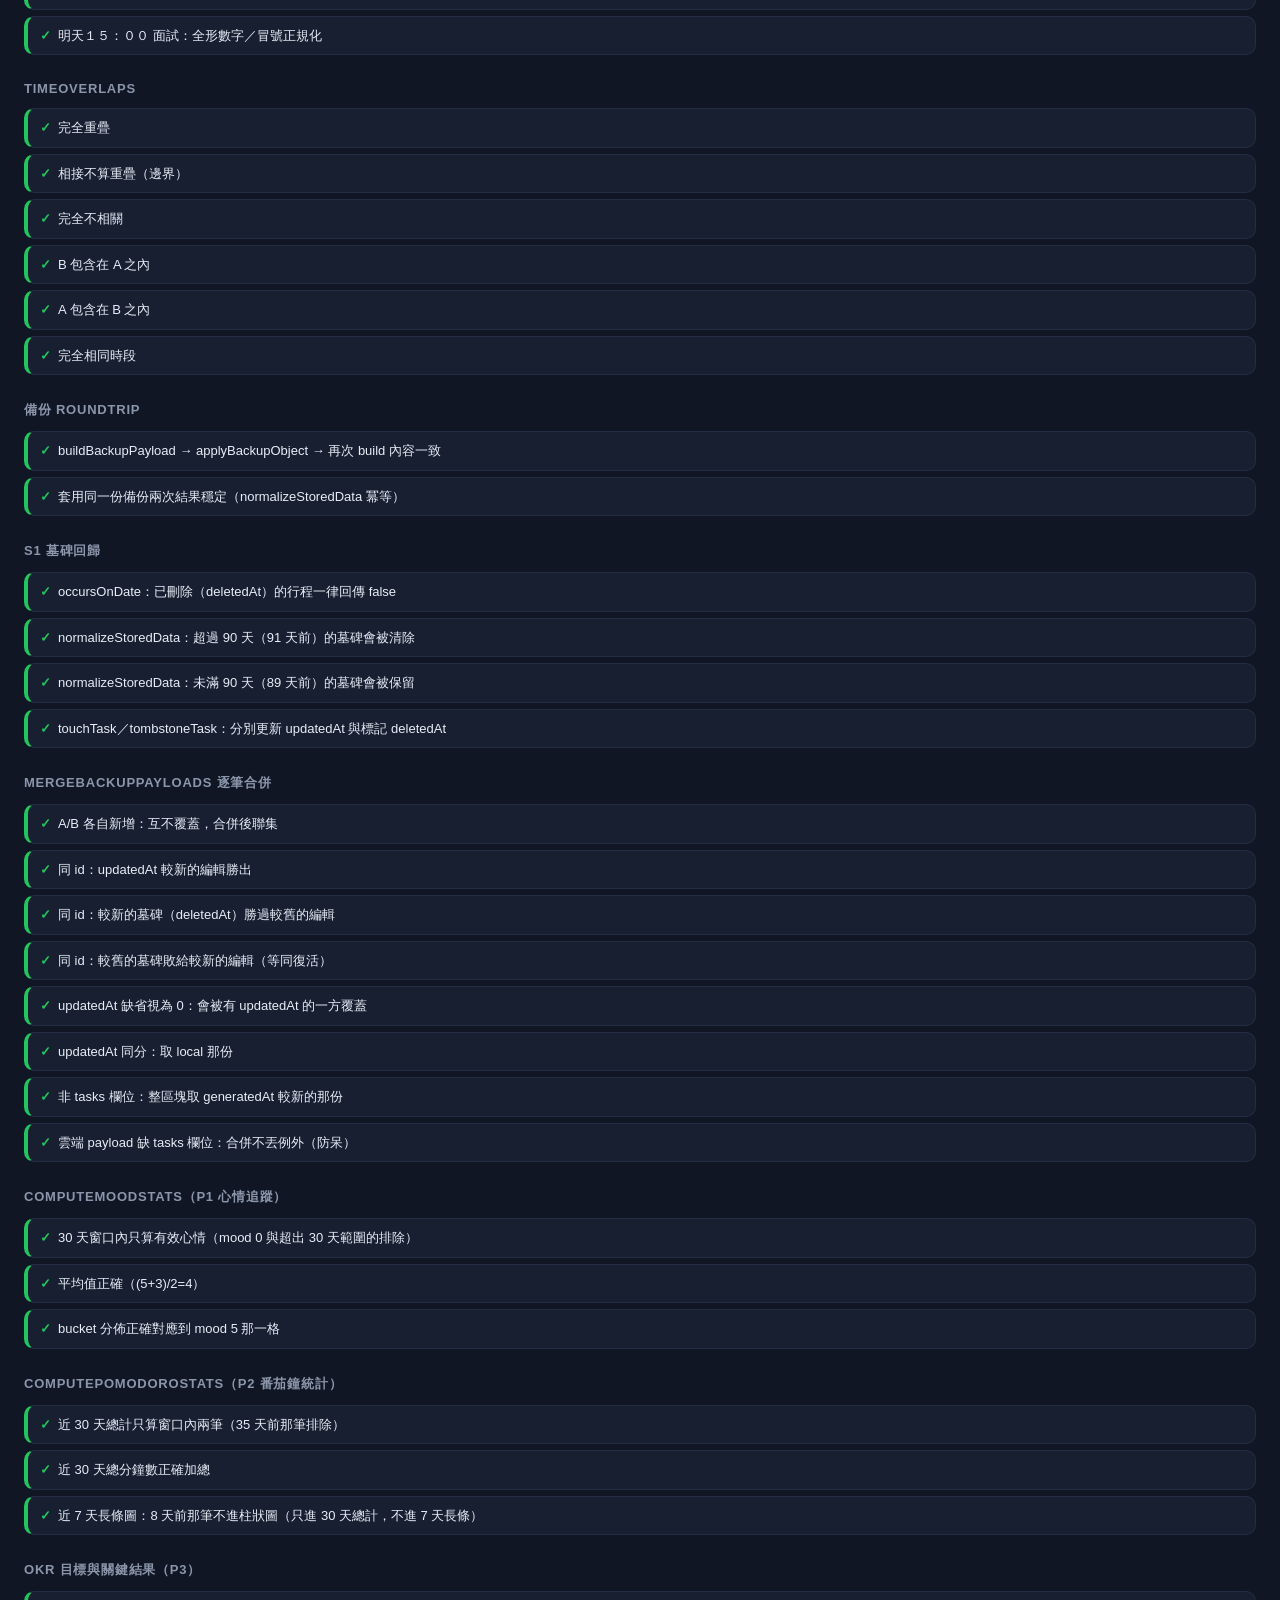
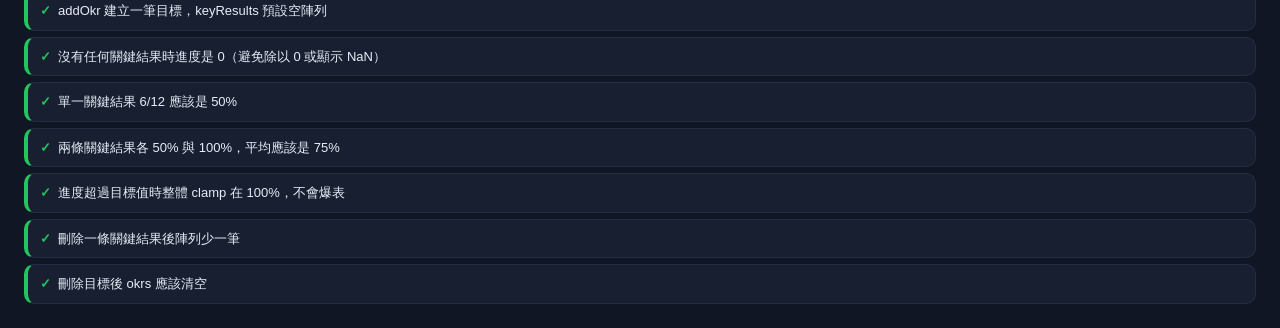
<file: versions/行事曆-002/tests.html>
<!doctype html>
<html lang="zh-Hant">
<head>
<meta charset="utf-8" />
<meta name="viewport" content="width=device-width, initial-scale=1" />
<title>桌面行程表 - 測試跑道</title>
<style>
  body { font-family: "Microsoft JhengHei", "PingFang TC", sans-serif; background: #101623; color: #e8edf7; margin: 0; padding: 24px; }
  h1 { font-size: 20px; margin: 0 0 4px; }
  p.desc { color: #8b96ab; font-size: 13px; margin: 0 0 20px; }
  #summary { font-size: 15px; font-weight: 700; margin: 0 0 14px; padding: 12px 16px; border-radius: 12px; background: #1b2436; }
  #allPass { display: none; font-size: 40px; font-weight: 900; text-align: center; padding: 22px; margin: 0 0 18px; border-radius: 16px; background: linear-gradient(135deg,#1f9d55,#12b886); color: #fff; letter-spacing: 2px; }
  #allPass.show { display: block; }
  ul#results { list-style: none; margin: 0; padding: 0; display: flex; flex-direction: column; gap: 6px; }
  li { padding: 9px 12px; border-radius: 10px; font-size: 13px; line-height: 1.5; background: #171f30; border: 1px solid #232d43; }
  li.pass { border-left: 4px solid #22c55e; }
  li.fail { border-left: 4px solid #ef4444; background: #2a1620; }
  .mark { display: inline-block; width: 18px; font-weight: 900; }
  li.pass .mark { color: #22c55e; }
  li.fail .mark { color: #ef4444; }
  .err { color: #f7a8a8; display: block; margin: 4px 0 0 24px; font-family: monospace; white-space: pre-wrap; }
  .group-title { margin: 20px 0 6px; font-size: 13px; font-weight: 700; color: #8b96ab; text-transform: uppercase; letter-spacing: .06em; }
</style>
</head>
<body>
  <h1>桌面行程表 - 測試跑道（tests.html）</h1>
  <p class="desc">純開發工具，不加入 PWA 離線快取（不在 service-worker.js 的 APP_SHELL 內）。依序載入 app.js、sync.js 後，對 window.CalendarApp／window.CalendarSync 匯出的純函式跑迴歸測試，涵蓋 occursOnDate／parseNaturalDateTime／timeOverlaps／備份 roundtrip／S1 墓碑回歸／mergeBackupPayloads 逐筆合併／computeMoodStats／computePomodoroStats／OKR 目標進度計算，共 61 個測試案例。測試前後會完整快照／還原 localStorage，不會汙染真實行程資料。</p>
  <div id="allPass">ALL PASS</div>
  <div id="summary">執行中…</div>
  <ul id="results"></ul>

  <script src="app-01-core.js"></script>
  <script src="app-02-init.js"></script>
  <script src="app-03-events.js"></script>
  <script src="app-04-render.js"></script>
  <script src="app-05-dialogs.js"></script>
  <script src="app-06-taskform.js"></script>
  <script src="app-07-reminders.js"></script>
  <script src="app-08-data.js"></script>
  <script src="app-09-entry.js"></script>
  <script src="sync.js"></script>
  <script>
    // ------------------------------------------------------------------------
    // 保護措施：tests.html 與 index.html 同源共用 localStorage。app.js 載入時
    // 會讀（loadJson）目前的 localStorage，測試過程中呼叫 applyBackupObject()
    // 等函式一定會寫入 localStorage。這裡把「執行任何測試之前」的完整 localStorage
    // 內容全部快照下來，不管測試中間發生什麼（包含丟例外），最後 finally 一定會
    // 把 localStorage 完全還原成原始狀態，絕不讓使用者真實資料被測試汙染。
    // ------------------------------------------------------------------------
    function snapshotLocalStorage() {
      const snap = {};
      for (let i = 0; i < localStorage.length; i++) {
        const key = localStorage.key(i);
        snap[key] = localStorage.getItem(key);
      }
      return snap;
    }
    function restoreLocalStorage(snap) {
      localStorage.clear();
      Object.keys(snap).forEach((key) => localStorage.setItem(key, snap[key]));
    }

    // 額外防呆：任何非預期的全域錯誤（例如測試以外的程式碼路徑）都不應該讓整頁
    // 中斷或洗版 console；app.js 本身的 init() 已經用 try/catch 包起來了，這裡
    // 純粹是保險。
    window.addEventListener('error', (event) => { event.preventDefault(); });
    window.addEventListener('unhandledrejection', (event) => { event.preventDefault(); });

    // ------------------------------------------------------------------------
    // 極簡測試框架
    // ------------------------------------------------------------------------
    const results = [];
    let currentGroup = '';
    function group(name) { currentGroup = name; }
    function test(name, fn) {
      try {
        fn();
        results.push({ group: currentGroup, name, pass: true });
      } catch (err) {
        results.push({ group: currentGroup, name, pass: false, error: (err && err.message) ? err.message : String(err) });
      }
    }
    function assertEqual(actual, expected, label) {
      if (actual !== expected) {
        throw new Error(`${label || '值不相等'}：預期 ${JSON.stringify(expected)}，實際 ${JSON.stringify(actual)}`);
      }
    }
    function assertDeepEqual(actual, expected, label) {
      const a = JSON.stringify(actual);
      const e = JSON.stringify(expected);
      if (a !== e) {
        throw new Error(`${label || '物件不相等'}：預期 ${e}，實際 ${a}`);
      }
    }

    const localStorageSnapshot = snapshotLocalStorage();

    try {
      const CA = window.CalendarApp;
      if (!CA) throw new Error('window.CalendarApp 未定義，app.js 載入失敗');
      const CS = window.CalendarSync;
      if (!CS || typeof CS._mergeBackupPayloads !== 'function') {
        throw new Error('window.CalendarSync._mergeBackupPayloads 未定義，sync.js 載入失敗或曝露被擋住');
      }

      // ====================================================================
      // occursOnDate(task, dateKey)
      // ====================================================================
      group('occursOnDate');
      const mk = (overrides) => Object.assign({
        id: 't', date: '2026-01-05', repeat: 'none',
        repeatInterval: 2, repeatWeekday: 1, repeatNth: 1,
        repeatUntil: '', excludedDates: [],
      }, overrides);

      test('每天重複：未來日期出現', () => {
        assertEqual(CA.occursOnDate(mk({ repeat: 'daily' }), '2026-03-10'), true);
      });
      test('每天重複：起始日之前不出現（超出範圍負例）', () => {
        assertEqual(CA.occursOnDate(mk({ repeat: 'daily' }), '2026-01-01'), false);
      });
      test('每週重複：同星期後一週出現', () => {
        assertEqual(CA.occursOnDate(mk({ repeat: 'weekly' }), '2026-01-12'), true);
      });
      test('每週重複：不同星期不出現', () => {
        assertEqual(CA.occursOnDate(mk({ repeat: 'weekly' }), '2026-01-13'), false);
      });
      test('每月重複：同一天下個月出現', () => {
        assertEqual(CA.occursOnDate(mk({ repeat: 'monthly' }), '2026-02-05'), true);
      });
      test('每月重複：不同天不出現', () => {
        assertEqual(CA.occursOnDate(mk({ repeat: 'monthly' }), '2026-02-06'), false);
      });
      test('每隔 N 天：對齊間隔出現', () => {
        assertEqual(CA.occursOnDate(mk({ repeat: 'interval', repeatInterval: 3 }), '2026-01-08'), true);
      });
      test('每隔 N 天：未對齊間隔不出現', () => {
        assertEqual(CA.occursOnDate(mk({ repeat: 'interval', repeatInterval: 3 }), '2026-01-07'), false);
      });
      test('只工作日：週二出現', () => {
        assertEqual(CA.occursOnDate(mk({ repeat: 'weekdays' }), '2026-01-06'), true);
      });
      test('只工作日：週六不出現', () => {
        assertEqual(CA.occursOnDate(mk({ repeat: 'weekdays' }), '2026-01-10'), false);
      });
      test('每月第 N 個週幾：第 2 個星期一出現', () => {
        assertEqual(CA.occursOnDate(mk({ repeat: 'monthlyNth', repeatWeekday: 1, repeatNth: 2 }), '2026-01-12'), true);
      });
      test('每月第 N 個週幾：最後一個星期一（nth=-1）出現', () => {
        assertEqual(CA.occursOnDate(mk({ repeat: 'monthlyNth', repeatWeekday: 1, repeatNth: -1 }), '2026-01-26'), true);
      });
      test('excludedDates：被排除的日期不出現（即使重複規則會命中）', () => {
        assertEqual(CA.occursOnDate(mk({ repeat: 'daily', excludedDates: ['2026-01-10'] }), '2026-01-10'), false);
      });
      test('單次行程：本身日期出現', () => {
        assertEqual(CA.occursOnDate(mk({ repeat: 'none' }), '2026-01-05'), true);
      });
      test('單次行程：其他日期不出現（負例）', () => {
        assertEqual(CA.occursOnDate(mk({ repeat: 'none' }), '2026-01-06'), false);
      });
      test('repeatUntil：邊界當天仍出現', () => {
        assertEqual(CA.occursOnDate(mk({ repeat: 'daily', repeatUntil: '2026-01-10' }), '2026-01-10'), true);
      });
      test('repeatUntil：超過截止日不出現（超出範圍負例）', () => {
        assertEqual(CA.occursOnDate(mk({ repeat: 'daily', repeatUntil: '2026-01-10' }), '2026-01-11'), false);
      });

      // ====================================================================
      // parseNaturalDateTime(text, baseDate)
      // ====================================================================
      group('parseNaturalDateTime');
      const base = new Date(2026, 0, 5); // 固定基準日：2026-01-05（星期一），測試結果與「今天」無關

      test('明天下午3點 開會', () => {
        const r = CA.parseNaturalDateTime('明天下午3點 開會', base);
        assertDeepEqual(r, { title: '開會', date: '2026-01-06', start: '15:00', end: '16:00' });
      });
      test('下週五 14:00-15:00 專案會議（時間區間）', () => {
        const r = CA.parseNaturalDateTime('下週五14:00-15:00 專案會議', base);
        assertDeepEqual(r, { title: '專案會議', date: '2026-01-16', start: '14:00', end: '15:00' });
      });
      test('3點檔要記得看：不得誤判為時間', () => {
        const r = CA.parseNaturalDateTime('3點檔要記得看', base);
        assertDeepEqual(r, { title: '3點檔要記得看', date: null, start: null, end: null });
      });
      test('7/15 繳信用卡費（斜線日期）', () => {
        const r = CA.parseNaturalDateTime('7/15 繳信用卡費', base);
        assertDeepEqual(r, { title: '繳信用卡費', date: '2026-07-15', start: null, end: null });
      });
      test('後天早上九點半 回診（中文數字＋半）', () => {
        const r = CA.parseNaturalDateTime('後天早上九點半 回診', base);
        assertDeepEqual(r, { title: '回診', date: '2026-01-07', start: '09:30', end: '10:30' });
      });
      test('禮拜三 開會：本週尚未到，落在本週', () => {
        const r = CA.parseNaturalDateTime('禮拜三 開會', base); // base 本身是星期一
        assertDeepEqual(r, { title: '開會', date: '2026-01-07', start: null, end: null });
      });
      test('禮拜一 開會：本週已過，順延到下週', () => {
        const thursday = new Date(2026, 0, 8); // 星期四
        const r = CA.parseNaturalDateTime('禮拜一 開會', thursday);
        assertEqual(r.date, '2026-01-12');
      });
      test('3點到5點 開會：無上下午詞的區間（<8 視為下午）', () => {
        const r = CA.parseNaturalDateTime('3點到5點 開會', base);
        assertDeepEqual(r, { title: '開會', date: null, start: '15:00', end: '17:00' });
      });
      test('8點 晨會：8~12 裸數字維持原值（不誤判為晚上）', () => {
        const r = CA.parseNaturalDateTime('8點 晨會', base);
        assertDeepEqual(r, { title: '晨會', date: null, start: '08:00', end: '09:00' });
      });
      test('十二點 吃午餐：中文數字十二', () => {
        const r = CA.parseNaturalDateTime('十二點 吃午餐', base);
        assertDeepEqual(r, { title: '吃午餐', date: null, start: '12:00', end: '13:00' });
      });
      test('明天１５：００ 面試：全形數字／冒號正規化', () => {
        const r = CA.parseNaturalDateTime('明天１５：００ 面試', base);
        assertDeepEqual(r, { title: '面試', date: '2026-01-06', start: '15:00', end: '16:00' });
      });

      // ====================================================================
      // timeOverlaps(aStart, aEnd, bStart, bEnd)
      // ====================================================================
      group('timeOverlaps');
      test('完全重疊', () => {
        assertEqual(CA.timeOverlaps('09:00', '10:00', '09:30', '09:45'), true);
      });
      test('相接不算重疊（邊界）', () => {
        assertEqual(CA.timeOverlaps('09:00', '10:00', '10:00', '11:00'), false);
      });
      test('完全不相關', () => {
        assertEqual(CA.timeOverlaps('09:00', '10:00', '11:00', '12:00'), false);
      });
      test('B 包含在 A 之內', () => {
        assertEqual(CA.timeOverlaps('09:00', '12:00', '10:00', '11:00'), true);
      });
      test('A 包含在 B 之內', () => {
        assertEqual(CA.timeOverlaps('10:00', '11:00', '09:00', '12:00'), true);
      });
      test('完全相同時段', () => {
        assertEqual(CA.timeOverlaps('09:00', '10:00', '09:00', '10:00'), true);
      });

      // ====================================================================
      // 備份 roundtrip：buildBackupPayload() → applyBackupObject() → 再次 build 比對一致
      // ====================================================================
      group('備份 roundtrip');
      test('buildBackupPayload → applyBackupObject → 再次 build 內容一致', () => {
        // 直接改寫 app.js 內部的模組層級變數（tasks/categories/... 皆為頂層 let，
        // 與這支 <script> 共用同一份全域詞法作用域，可以直接以裸識別字賦值），
        // 塞入一組「已經是 normalizeStoredData() 正規化後形狀」的乾淨假資料，
        // 避免和使用者真實行程資料混在一起比較。
        tasks = [{
          id: 'rt-1', title: 'roundtrip 測試', date: '2026-07-21', start: '09:00', end: '10:00',
          priority: 'medium', category: '工作', repeat: 'none', repeatInterval: 2, repeatWeekday: 1,
          repeatNth: 1, reminder: 10, pinned: false, countdown: false, shared: false, tags: [], subtasks: [], note: '',
          completedDates: [], excludedDates: [], repeatUntil: '', attachmentCount: 0, sortOrder: 0,
          createdAt: '2026-01-01T00:00:00.000Z', originalSeriesId: '', originalOccurrenceDate: '',
          updatedAt: 0,
          // D1-D4 陸續加的欄位：normalizeStoredData() 一定會補上，fixture 要跟「正規化後」的
          // 形狀一致，不然 roundtrip 比的是正規化前 vs 正規化後，永遠對不上（2026-07-29 抓到的回歸）。
          calendarId: 'default', dependsOn: [], color: null, location: '', timezone: null,
        }];
        categories = defaultCategories;
        habits = [];
        textSettings = defaultTextSettings;
        // visibleCalendarIds：未設定時 normalizeStoredData() 會補成全部日曆本 id，
        // fixture 要先補上，理由同上。
        appSettings = { ...defaultAppSettings, visibleCalendarIds: ['default'] };
        dailyMemos = {};
        templates = defaultTemplates;
        weeklyGoals = [];
        widgetMode = false;
        localStorage.setItem(THEME_KEY, 'light');

        const before = CA.buildBackupPayload();
        const payload = JSON.parse(JSON.stringify(before));
        try {
          // tests.html 沒有完整 DOM，applyBackupObject() 內部呼叫的 render() 一定會
          // 因為找不到畫面元素而丟出例外；資料本身（saveJson 等）在 render() 之前
          // 就已經寫完，這裡刻意吞掉例外，只驗證資料結果是否正確。
          CA.applyBackupObject(payload);
        } catch {}
        const after = CA.buildBackupPayload();

        const strip = (obj) => { const clone = Object.assign({}, obj); delete clone.exportedAt; return clone; };
        assertDeepEqual(strip(after), strip(before), '備份 roundtrip 後內容應與原始一致');
      });
      test('套用同一份備份兩次結果穩定（normalizeStoredData 冪等）', () => {
        const snapshot1 = CA.buildBackupPayload();
        try { CA.applyBackupObject(JSON.parse(JSON.stringify(snapshot1))); } catch {}
        const snapshot2 = CA.buildBackupPayload();
        const strip = (obj) => { const clone = Object.assign({}, obj); delete clone.exportedAt; return clone; };
        assertDeepEqual(strip(snapshot2), strip(snapshot1), '重複套用同一份備份不應該改變內容');
      });

      // ====================================================================
      // S1 墓碑回歸：occursOnDate 對墓碑的處理／normalizeStoredData 的墓碑保留期／
      // touchTask、tombstoneTask 行為（逐筆雲端同步的基礎，防止之後改動悄悄破壞）
      // ====================================================================
      group('S1 墓碑回歸');
      const mkTombstoneFixtureTask = (overrides) => Object.assign({
        id: 'tomb-fixture', title: '墓碑測試用行程', date: '2026-01-01', category: '工作', repeat: 'none',
        repeatInterval: 2, repeatWeekday: 1, repeatNth: 1, reminder: 10, pinned: false, countdown: false,
        tags: [], subtasks: [], completedDates: [], excludedDates: [], repeatUntil: '', sortOrder: 0,
        originalSeriesId: '', originalOccurrenceDate: '', createdAt: '2026-01-01T00:00:00.000Z',
      }, overrides);

      test('occursOnDate：已刪除（deletedAt）的行程一律回傳 false', () => {
        assertEqual(CA.occursOnDate(mk({ deletedAt: Date.now() }), '2026-01-05'), false);
      });

      test('normalizeStoredData：超過 90 天（91 天前）的墓碑會被清除', () => {
        categories = defaultCategories;
        appSettings = { ...defaultAppSettings };
        const oldAt = Date.now() - 91 * 24 * 60 * 60 * 1000;
        tasks = [mkTombstoneFixtureTask({ id: 'tomb-old', deletedAt: oldAt, updatedAt: oldAt })];
        normalizeStoredData();
        assertEqual(tasks.some((t) => t.id === 'tomb-old'), false, '91 天前的墓碑應該被 normalizeStoredData 清除');
      });

      test('normalizeStoredData：未滿 90 天（89 天前）的墓碑會被保留', () => {
        categories = defaultCategories;
        appSettings = { ...defaultAppSettings };
        const recentAt = Date.now() - 89 * 24 * 60 * 60 * 1000;
        tasks = [mkTombstoneFixtureTask({ id: 'tomb-recent', deletedAt: recentAt, updatedAt: recentAt })];
        normalizeStoredData();
        assertEqual(tasks.some((t) => t.id === 'tomb-recent'), true, '89 天前的墓碑應該被 normalizeStoredData 保留');
      });

      test('touchTask／tombstoneTask：分別更新 updatedAt 與標記 deletedAt', () => {
        const editedTask = { id: 'tt-touch', title: '編輯中', updatedAt: 0 };
        const before = Date.now();
        touchTask(editedTask);
        assertEqual(editedTask.updatedAt >= before, true, 'touchTask 應該把 updatedAt 更新為現在時間');
        assertEqual(editedTask.deletedAt, undefined, 'touchTask 不應該設定 deletedAt');

        const deletedTask = { id: 'tt-tombstone', title: '待刪除', updatedAt: 0 };
        tombstoneTask(deletedTask);
        assertEqual(typeof deletedTask.deletedAt === 'number', true, 'tombstoneTask 應該設定 deletedAt 為時間戳');
        assertEqual(deletedTask.updatedAt >= deletedTask.deletedAt, true, 'tombstoneTask 應該同時透過 touchTask 更新 updatedAt（不早於 deletedAt）');
      });

      // ====================================================================
      // mergeBackupPayloads（逐筆雲端同步：window.CalendarSync._mergeBackupPayloads，純函式）
      // ====================================================================
      group('mergeBackupPayloads 逐筆合併');

      test('A/B 各自新增：互不覆蓋，合併後聯集', () => {
        const local = { generatedAt: 100, tasks: [{ id: 'a', title: 'A新增', updatedAt: 10 }] };
        const cloud = { generatedAt: 100, tasks: [{ id: 'b', title: 'B新增', updatedAt: 10 }] };
        const merged = CS._mergeBackupPayloads(local, cloud);
        const ids = merged.tasks.map((t) => t.id).sort();
        assertDeepEqual(ids, ['a', 'b'], '合併後應包含雙方各自新增、互不覆蓋的行程');
      });

      test('同 id：updatedAt 較新的編輯勝出', () => {
        const local = { generatedAt: 100, tasks: [{ id: 'x', title: 'old', updatedAt: 100 }] };
        const cloud = { generatedAt: 100, tasks: [{ id: 'x', title: 'new', updatedAt: 200 }] };
        const merged = CS._mergeBackupPayloads(local, cloud);
        assertEqual(merged.tasks.find((t) => t.id === 'x').title, 'new', 'updatedAt 較新的一方應該勝出');
      });

      test('同 id：較新的墓碑（deletedAt）勝過較舊的編輯', () => {
        const local = { generatedAt: 100, tasks: [{ id: 'y', title: '編輯中', updatedAt: 100 }] };
        const cloud = { generatedAt: 100, tasks: [{ id: 'y', title: '編輯中', updatedAt: 200, deletedAt: 200 }] };
        const merged = CS._mergeBackupPayloads(local, cloud);
        assertEqual(Boolean(merged.tasks.find((t) => t.id === 'y').deletedAt), true, '較新的墓碑應該勝出並維持刪除狀態');
      });

      test('同 id：較舊的墓碑敗給較新的編輯（等同復活）', () => {
        const local = { generatedAt: 100, tasks: [{ id: 'z', title: '已刪除', updatedAt: 100, deletedAt: 100 }] };
        const cloud = { generatedAt: 100, tasks: [{ id: 'z', title: '復活後的編輯', updatedAt: 200 }] };
        const merged = CS._mergeBackupPayloads(local, cloud);
        const winner = merged.tasks.find((t) => t.id === 'z');
        assertEqual(Boolean(winner.deletedAt), false, '較舊的墓碑應該敗給較新的編輯');
        assertEqual(winner.title, '復活後的編輯', '應該保留較新編輯的內容');
      });

      test('updatedAt 缺省視為 0：會被有 updatedAt 的一方覆蓋', () => {
        const local = { generatedAt: 100, tasks: [{ id: 'w', title: '沒有 updatedAt' }] };
        const cloud = { generatedAt: 100, tasks: [{ id: 'w', title: '有 updatedAt', updatedAt: 50 }] };
        const merged = CS._mergeBackupPayloads(local, cloud);
        assertEqual(merged.tasks.find((t) => t.id === 'w').title, '有 updatedAt', '缺 updatedAt（視為 0）應該被有值的一方覆蓋');
      });

      test('updatedAt 同分：取 local 那份', () => {
        const local = { generatedAt: 100, tasks: [{ id: 'v', title: 'local版本', updatedAt: 100 }] };
        const cloud = { generatedAt: 100, tasks: [{ id: 'v', title: 'cloud版本', updatedAt: 100 }] };
        const merged = CS._mergeBackupPayloads(local, cloud);
        assertEqual(merged.tasks.find((t) => t.id === 'v').title, 'local版本', 'updatedAt 同分時應該保留 local 那份');
      });

      test('非 tasks 欄位：整區塊取 generatedAt 較新的那份', () => {
        const local = { generatedAt: 100, tasks: [], habits: ['local-habit'] };
        const cloud = { generatedAt: 200, tasks: [], habits: ['cloud-habit'] };
        const merged = CS._mergeBackupPayloads(local, cloud);
        assertDeepEqual(merged.habits, ['cloud-habit'], 'generatedAt 較新的一方應該整區塊勝出');
        assertEqual(merged.generatedAt, 200, 'generatedAt 應該取兩者較大值');
      });

      test('雲端 payload 缺 tasks 欄位：合併不丟例外（防呆）', () => {
        const local = { generatedAt: 100, tasks: [{ id: 'only-local', title: '只有本機', updatedAt: 10 }] };
        const cloud = { generatedAt: 50 }; // 故意不給 tasks 欄位
        let merged;
        let threw = false;
        try {
          merged = CS._mergeBackupPayloads(local, cloud);
        } catch (err) {
          threw = true;
        }
        assertEqual(threw, false, '雲端 payload 缺 tasks 欄位不應該讓合併丟出例外');
        assertDeepEqual(merged.tasks.map((t) => t.id), ['only-local'], '應該保留本機的 tasks（缺少的雲端 tasks 視為空陣列）');
      });

      group('computeMoodStats（P1 心情追蹤）');
      (function () {
        const base = new Date(2026, 0, 31);
        const snap = diaryEntries;
        diaryEntries = {
          [toDateInput(base)]: { mood: 5, updatedAt: 1 },
          [toDateInput(new Date(2026, 0, 30))]: { mood: 3, updatedAt: 1 },
          [toDateInput(new Date(2026, 0, 29))]: { mood: 0, updatedAt: 1 },
          [toDateInput(new Date(2025, 11, 22))]: { mood: 1, updatedAt: 1 },
        };
        try {
          const stats = computeMoodStats(base);
          test('30 天窗口內只算有效心情（mood 0 與超出 30 天範圍的排除）', () => {
            assertEqual(stats.total, 2, '應只計入 mood 5 與 mood 3 這兩筆');
          });
          test('平均值正確（(5+3)/2=4）', () => {
            assertEqual(stats.avg, 4, '平均應為 4');
          });
          test('bucket 分佈正確對應到 mood 5 那一格', () => {
            assertEqual(stats.buckets[4].count, 1, '「😄 很好」那一格應該是 1');
          });
        } finally {
          diaryEntries = snap;
        }
      })();

      group('computePomodoroStats（P2 番茄鐘統計）');
      (function () {
        const base = new Date(2026, 0, 31);
        const dayMs = 86400000;
        const snap = pomodoroLog;
        pomodoroLog = [
          { id: 'a', at: base.getTime(), minutes: 30 },
          { id: 'b', at: base.getTime() - 8 * dayMs, minutes: 45 },
          { id: 'c', at: base.getTime() - 35 * dayMs, minutes: 100 },
        ];
        try {
          const stats = computePomodoroStats(base);
          test('近 30 天總計只算窗口內兩筆（35 天前那筆排除）', () => {
            assertEqual(stats.total30, 2, '應只計入 30 與 45 分鐘那兩筆');
          });
          test('近 30 天總分鐘數正確加總', () => {
            assertEqual(stats.minutes30, 75, '30+45=75');
          });
          test('近 7 天長條圖：8 天前那筆不進柱狀圖（只進 30 天總計，不進 7 天長條）', () => {
            const total7 = stats.days.reduce((sum, d) => sum + d.minutes, 0);
            assertEqual(total7, 30, '7 天柱狀圖只應該看到今天那 30 分鐘，8 天前的不算');
          });
        } finally {
          pomodoroLog = snap;
        }
      })();

      group('OKR 目標與關鍵結果（P3）');
      (function () {
        const snap = okrs;
        okrs = [];
        try {
          const o = addOkr('這一季把健康顧好', '2026-09');
          test('addOkr 建立一筆目標，keyResults 預設空陣列', () => {
            assertEqual(okrs.length, 1, '應該新增一筆到 okrs');
            assertEqual(o.keyResults.length, 0, '新目標的 keyResults 應該是空陣列');
          });
          test('沒有任何關鍵結果時進度是 0（避免除以 0 或顯示 NaN）', () => {
            assertEqual(computeOkrProgress(o), 0, '空 keyResults 應該回傳 0');
          });
          addKeyResult(o.id, '每週運動 3 次', 12);
          updateKeyResultProgress(o.id, o.keyResults[0].id, 6);
          test('單一關鍵結果 6/12 應該是 50%', () => {
            assertEqual(computeOkrProgress(o), 50, '6/12=50%');
          });
          addKeyResult(o.id, '跑完一次半馬', 1);
          updateKeyResultProgress(o.id, o.keyResults[1].id, 1);
          test('兩條關鍵結果各 50% 與 100%，平均應該是 75%', () => {
            assertEqual(computeOkrProgress(o), 75, '(50+100)/2=75');
          });
          test('進度超過目標值時整體 clamp 在 100%，不會爆表', () => {
            updateKeyResultProgress(o.id, o.keyResults[1].id, 999);
            assertEqual(computeOkrProgress(o), 75, '999/1 應該被 clamp 成 100%，跟原本還是 (50+100)/2=75，不會變成天文數字');
          });
          deleteKeyResult(o.id, o.keyResults[0].id);
          test('刪除一條關鍵結果後陣列少一筆', () => {
            assertEqual(o.keyResults.length, 1, '應該只剩下半馬那一條');
          });
          deleteOkr(o.id);
          test('刪除目標後 okrs 應該清空', () => {
            assertEqual(okrs.length, 0, '目標應該被移除');
          });
        } finally {
          okrs = snap;
        }
      })();
    } finally {
      // 無論測試成功、失敗、或中途丟例外，都一定會執行到這裡：把 localStorage
      // 還原成執行測試之前的原始狀態，保護使用者的真實行程資料。
      restoreLocalStorage(localStorageSnapshot);
    }

    // --------------------------------------------------------------------
    // 渲染結果
    // --------------------------------------------------------------------
    const listEl = document.getElementById('results');
    const summaryEl = document.getElementById('summary');
    const allPassEl = document.getElementById('allPass');

    let lastGroup = null;
    results.forEach((r) => {
      if (r.group !== lastGroup) {
        lastGroup = r.group;
        const heading = document.createElement('div');
        heading.className = 'group-title';
        heading.textContent = lastGroup;
        listEl.appendChild(heading);
      }
      const li = document.createElement('li');
      li.className = r.pass ? 'pass' : 'fail';
      li.innerHTML = `<span class="mark">${r.pass ? '✓' : '✗'}</span>${r.name}` + (r.error ? `<span class="err">${r.error}</span>` : '');
      listEl.appendChild(li);
    });

    const passCount = results.filter((r) => r.pass).length;
    const totalCount = results.length;
    summaryEl.textContent = `通過 ${passCount} / ${totalCount}`;
    if (passCount === totalCount && totalCount > 0) {
      allPassEl.classList.add('show');
    }
  </script>
</body>
</html>
</file>
